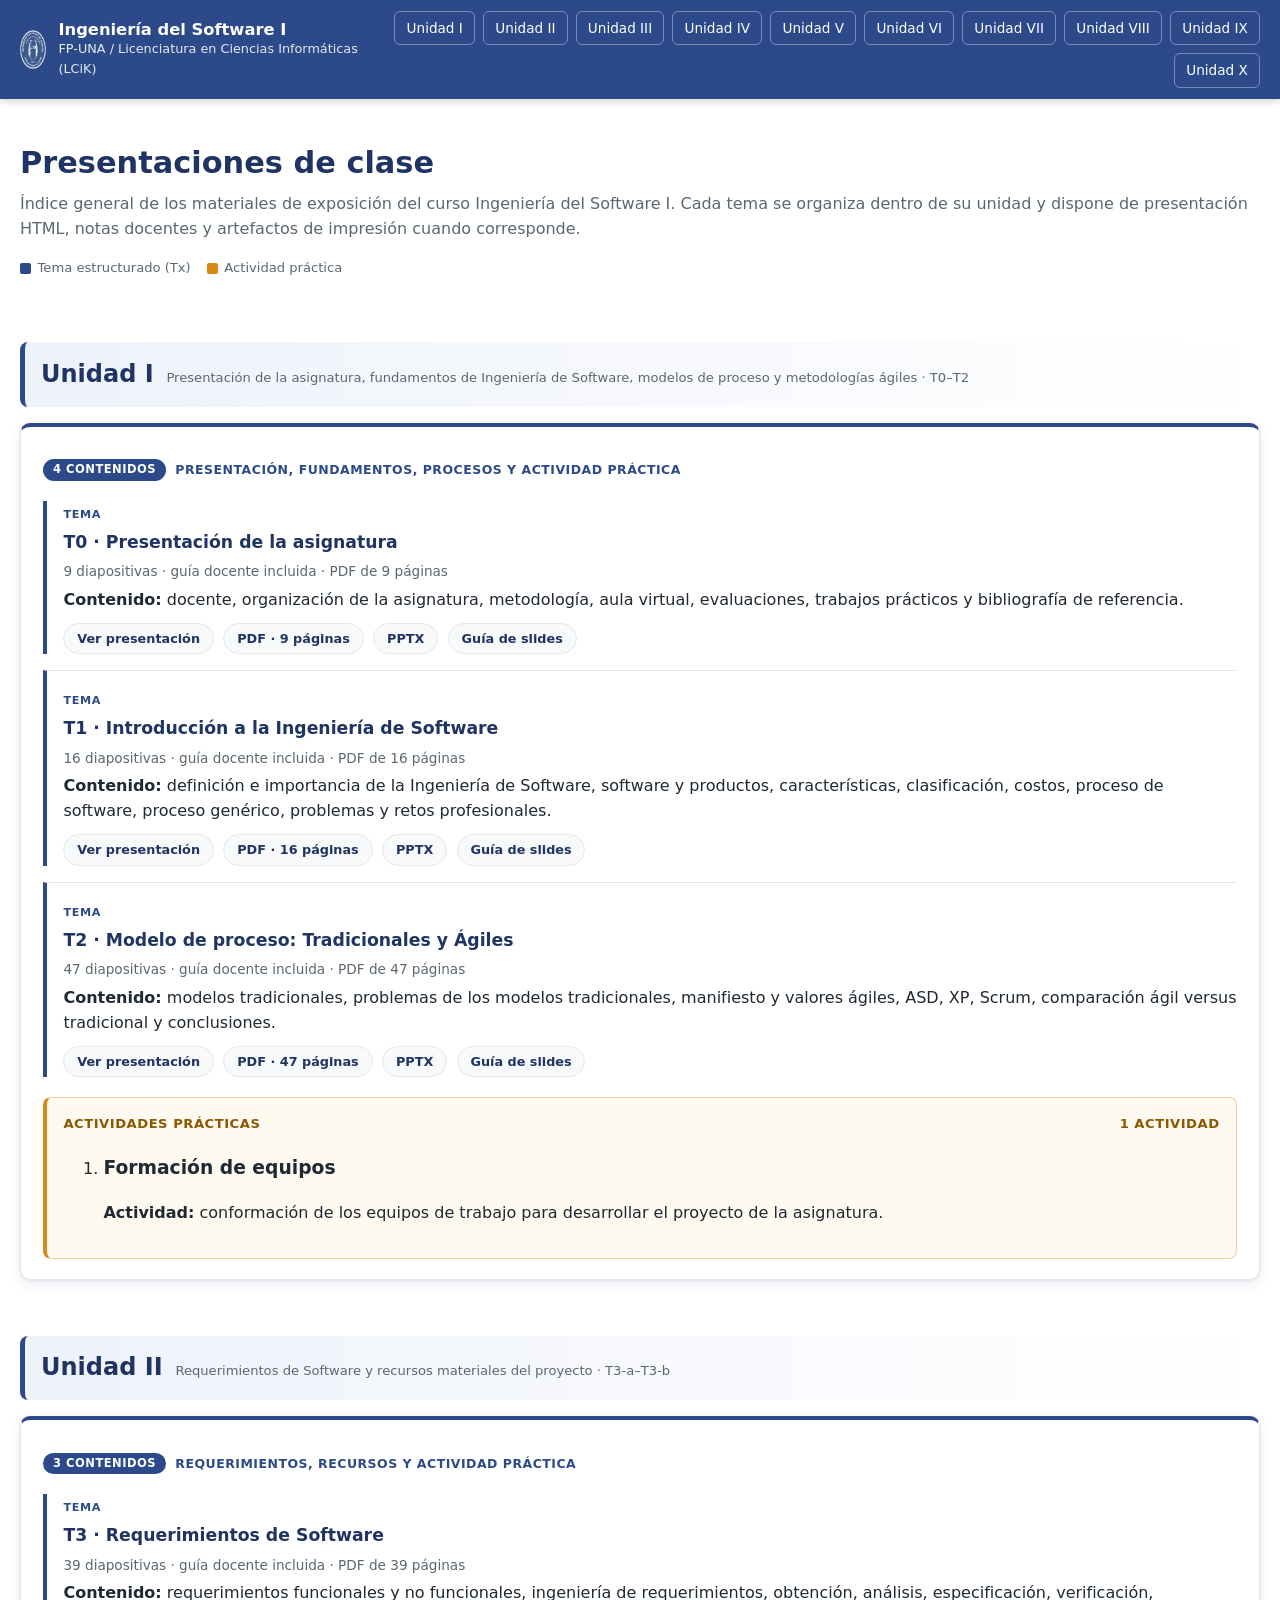
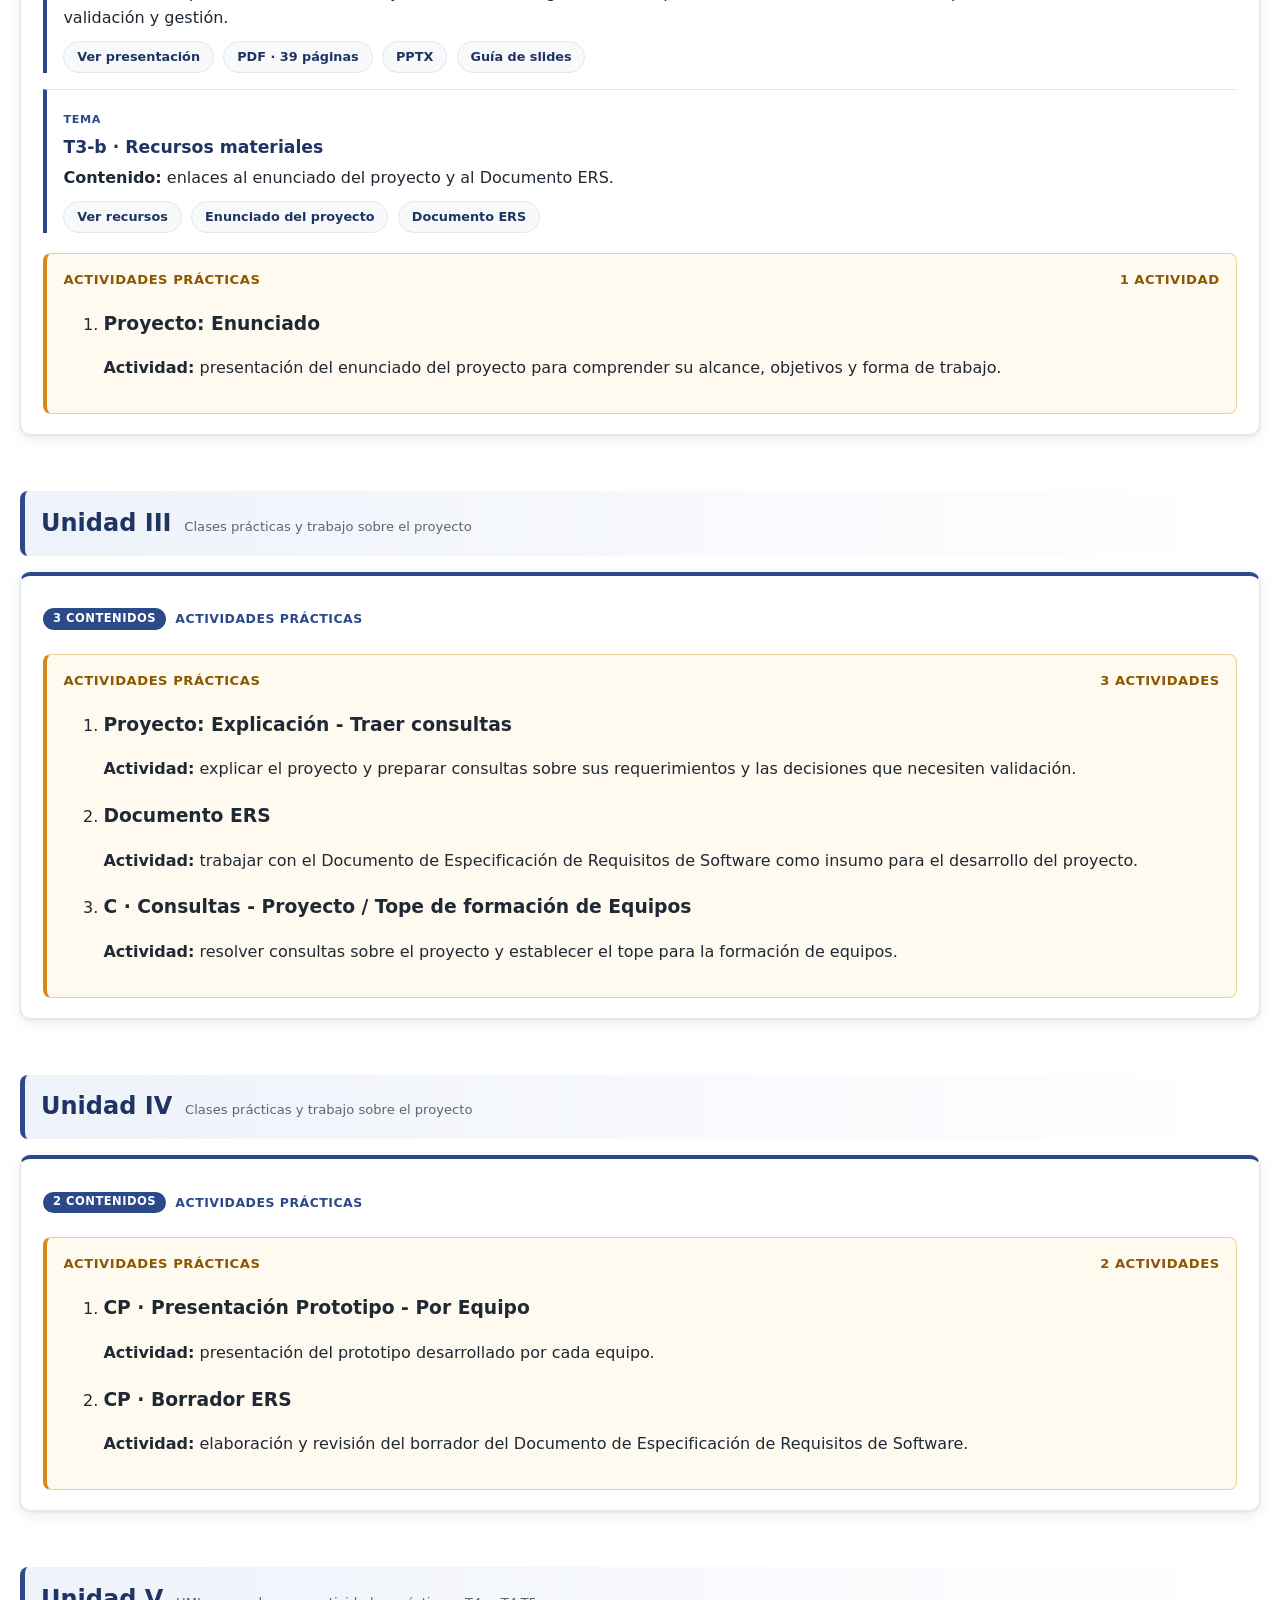
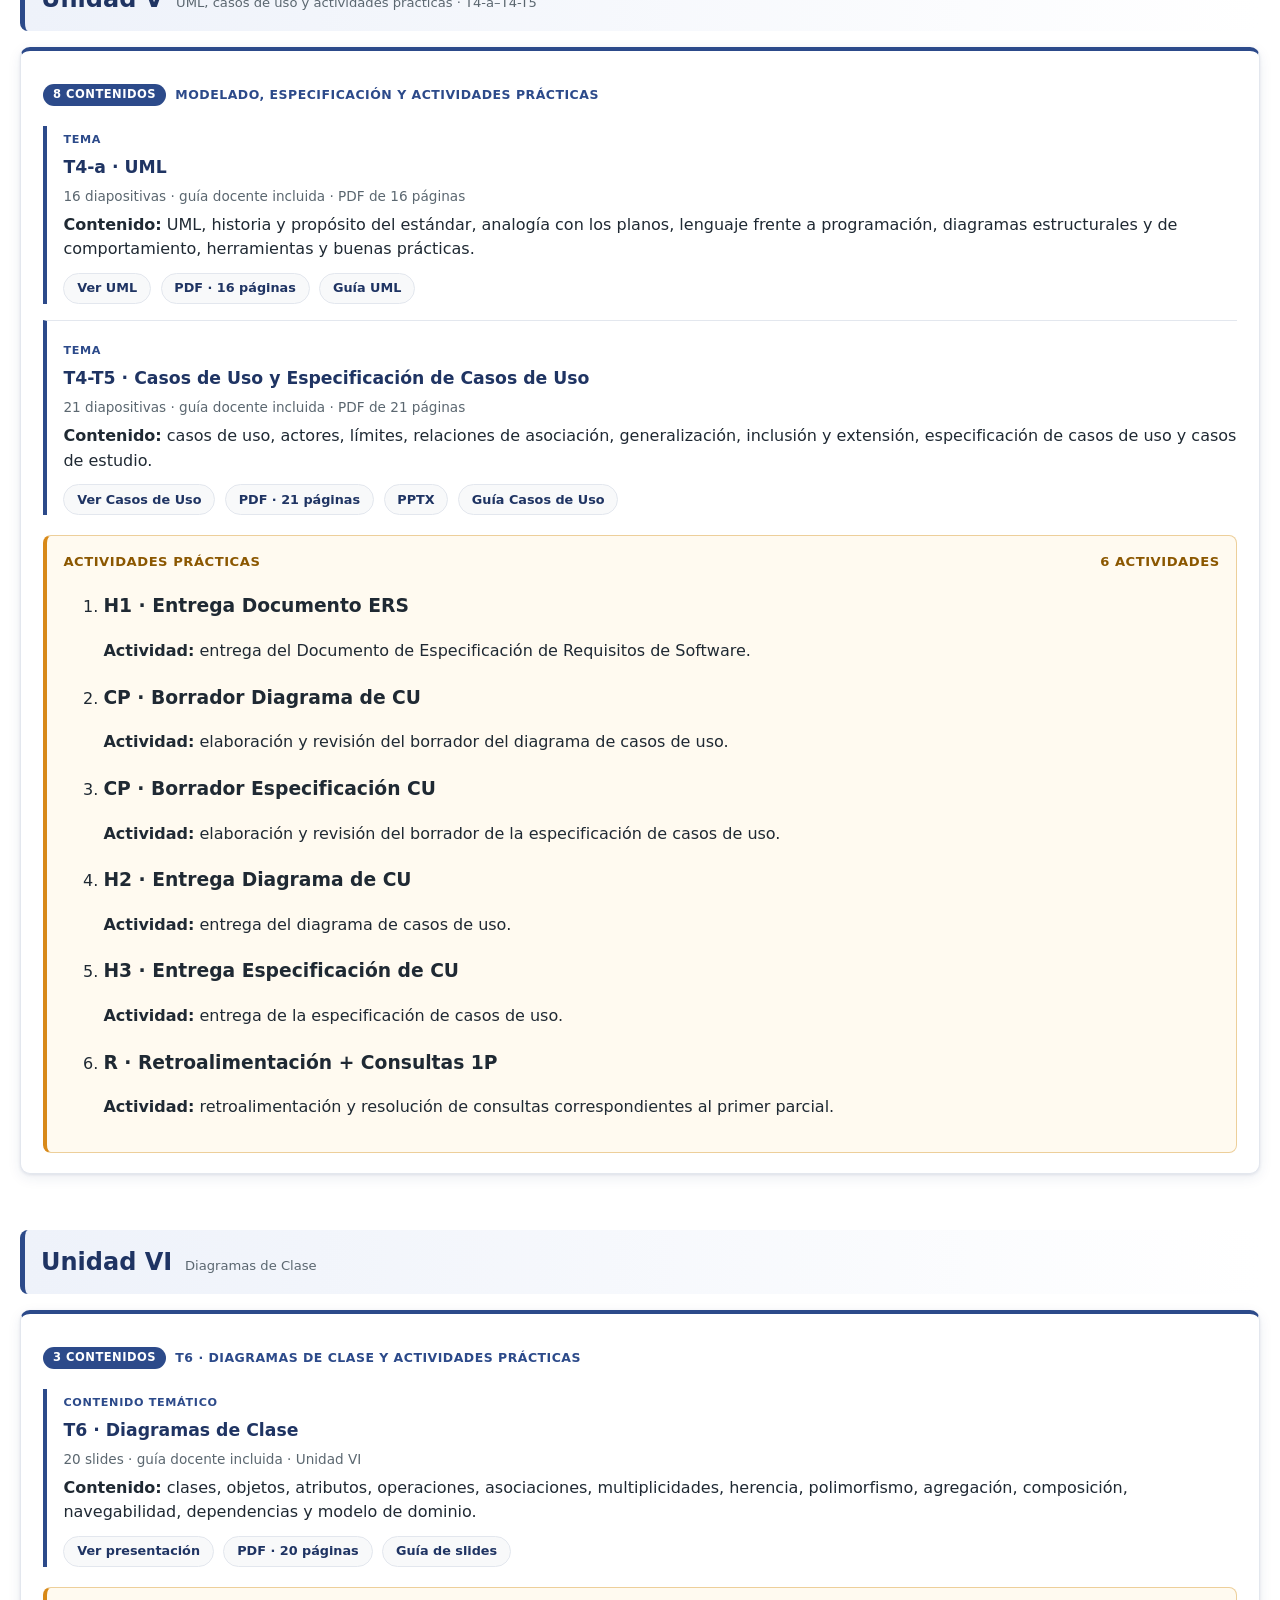
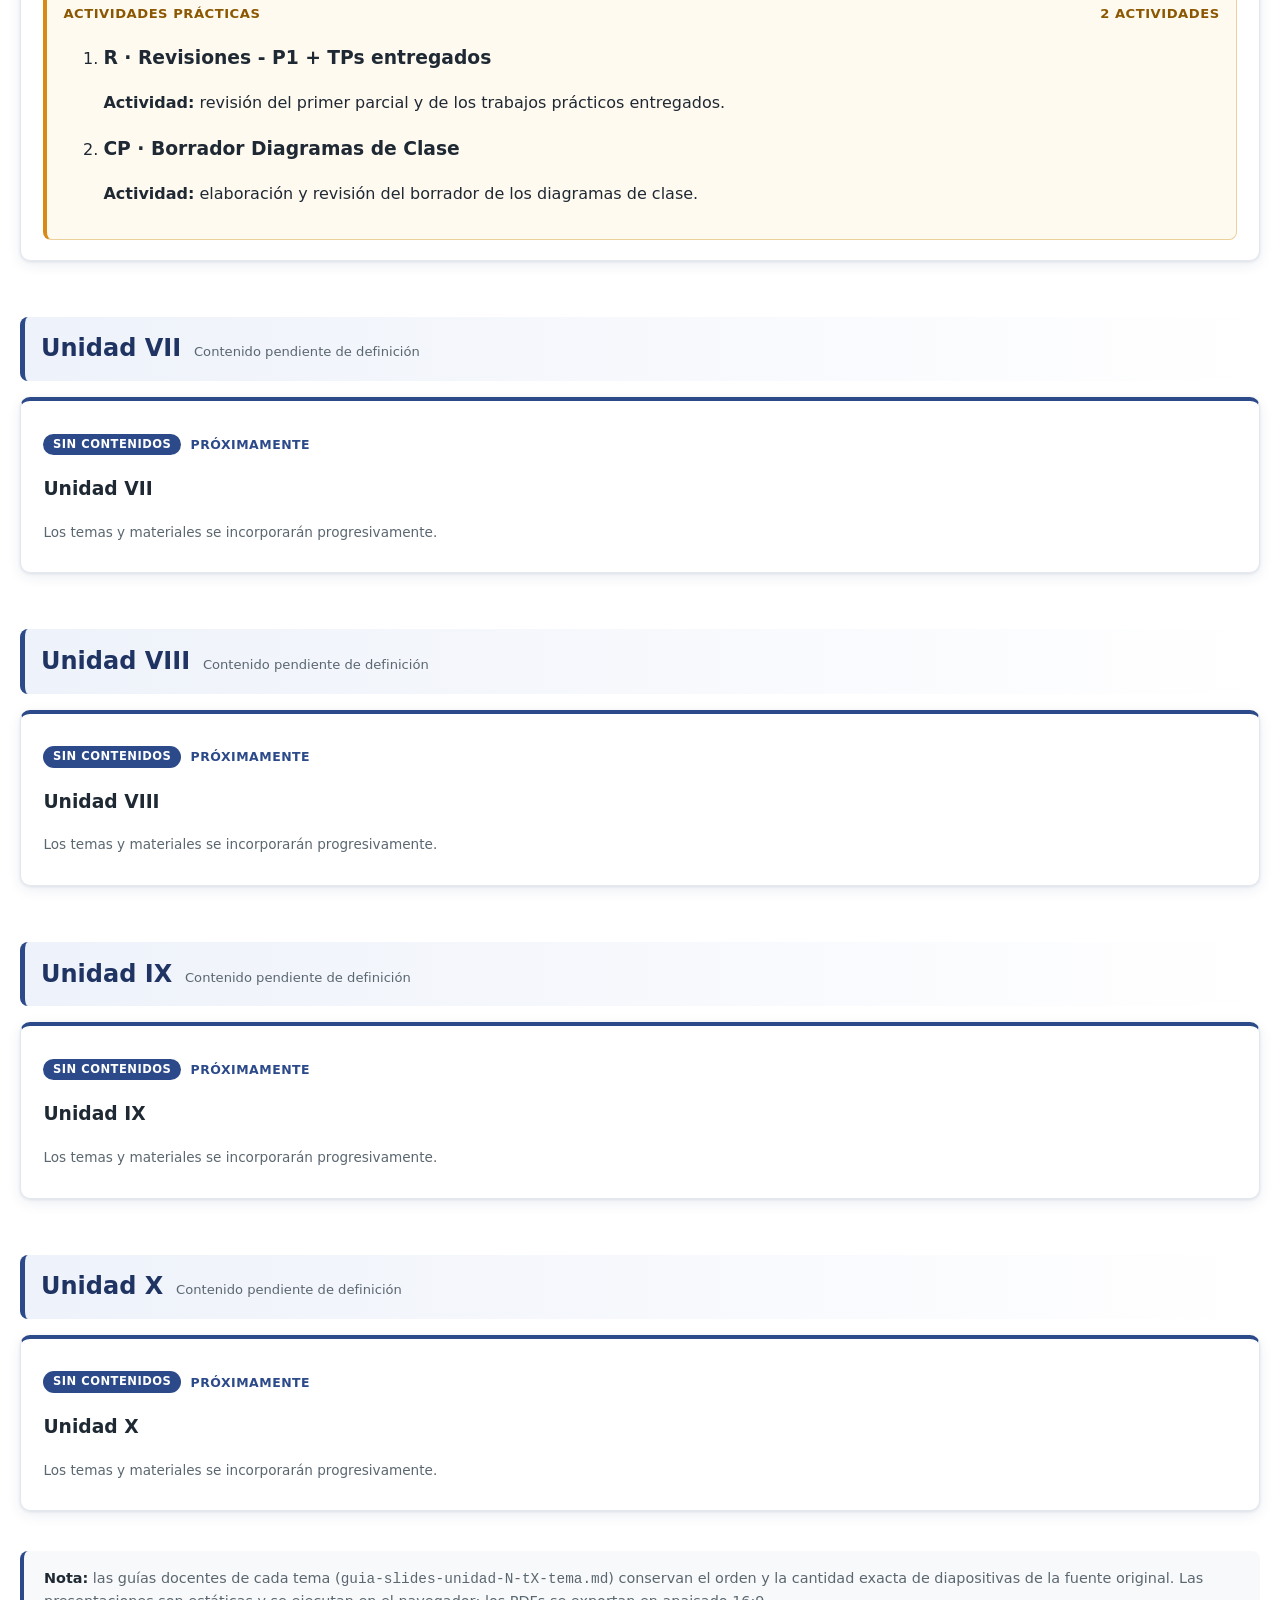
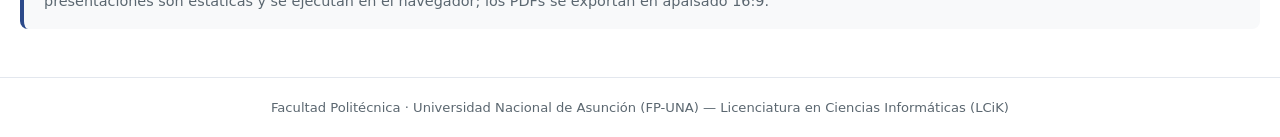
<file: index.html>
<!doctype html>
<html lang="es">
<head>
  <meta charset="utf-8">
  <title>Ingeniería del Software I | Presentaciones</title>
  <meta http-equiv="refresh" content="0; url=presentaciones-html/index.html">
  <link rel="canonical" href="presentaciones-html/index.html">
</head>
<body>
  <p>Redirigiendo al <a href="presentaciones-html/index.html">índice de presentaciones</a>…</p>
</body>
</html>
</file>
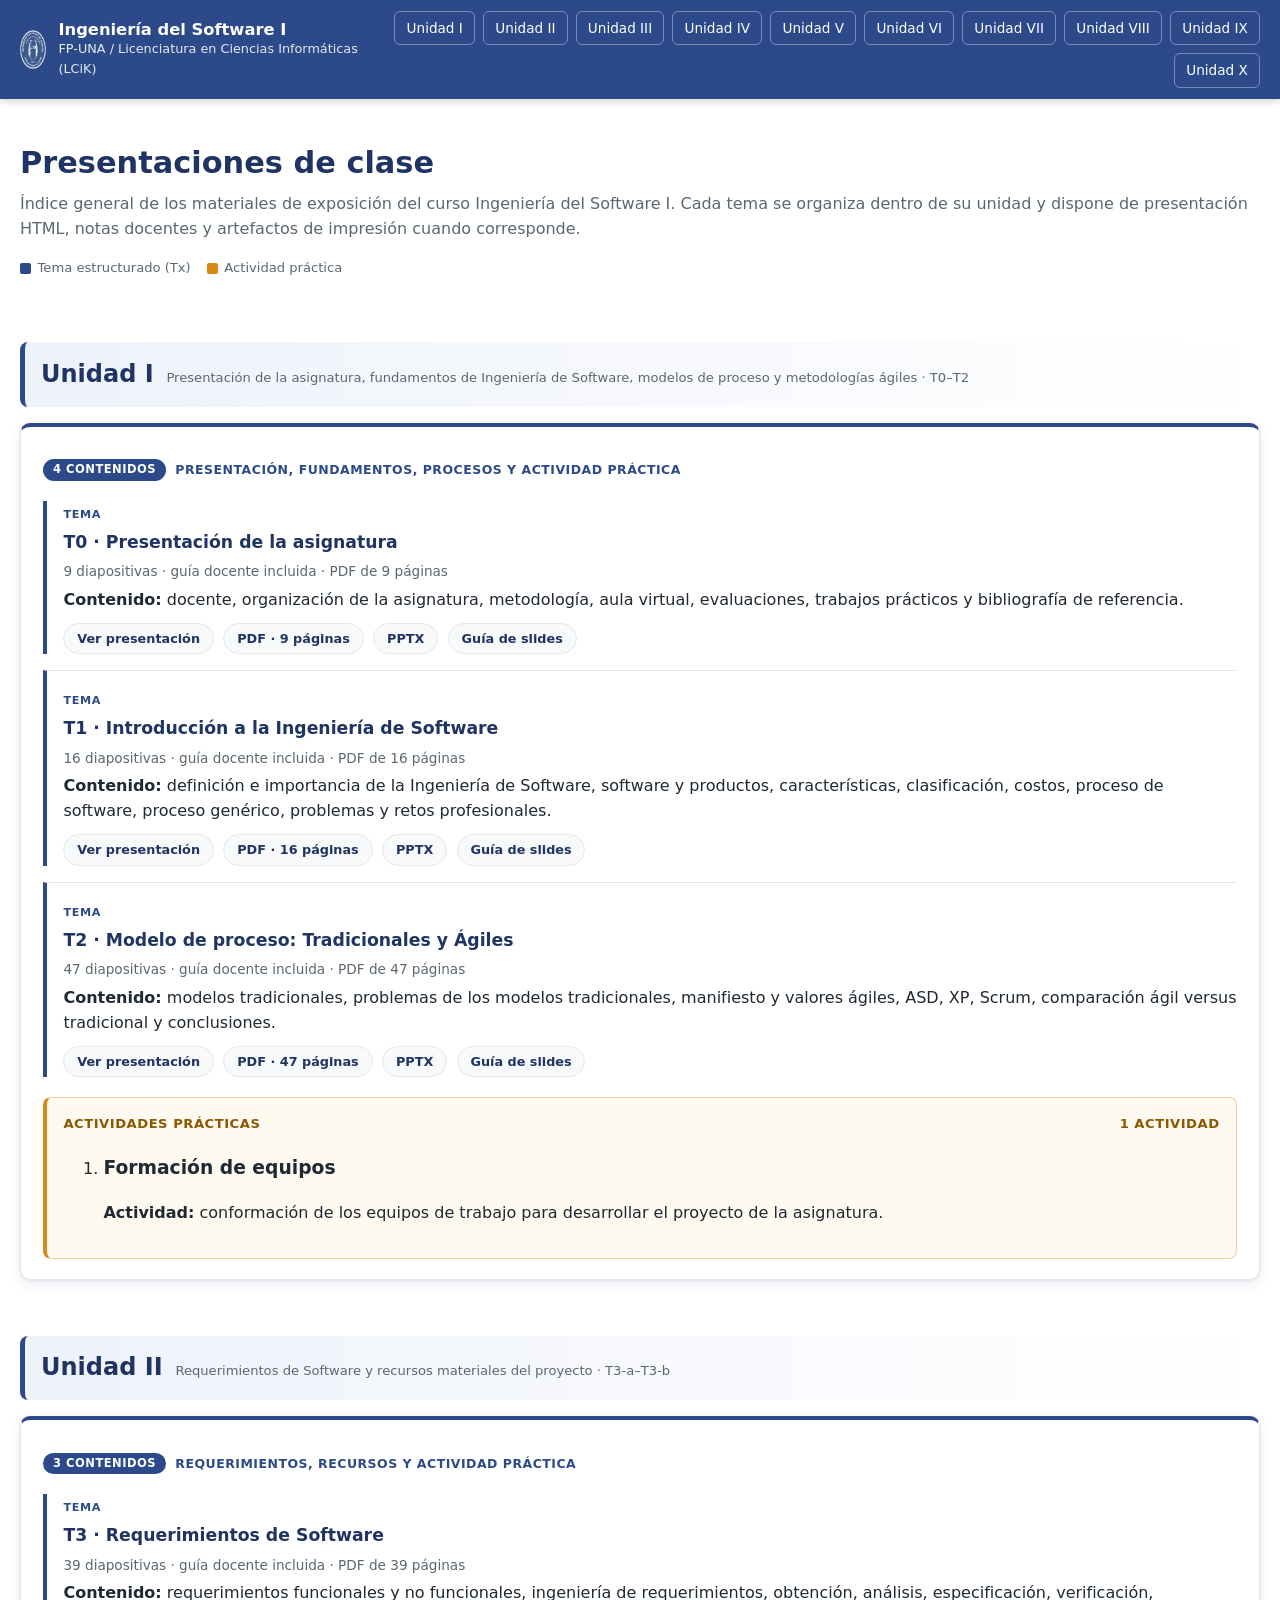
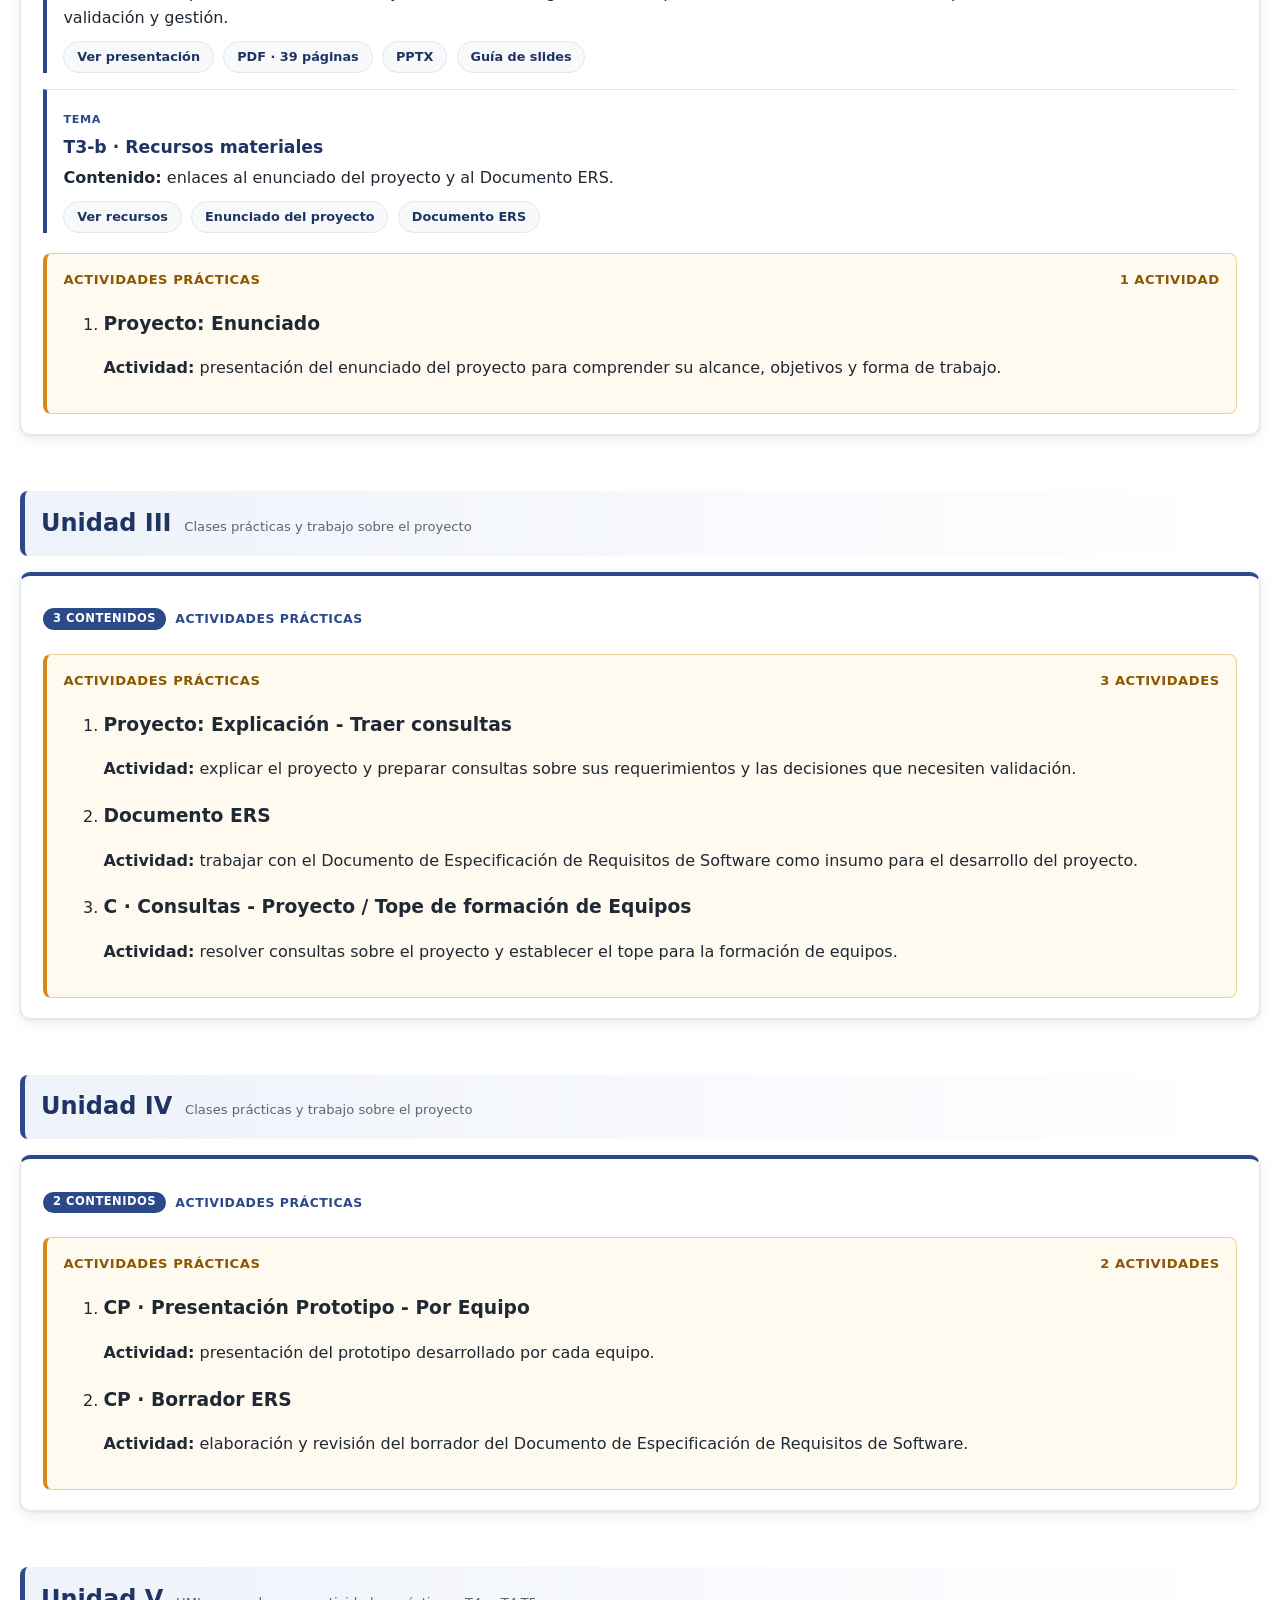
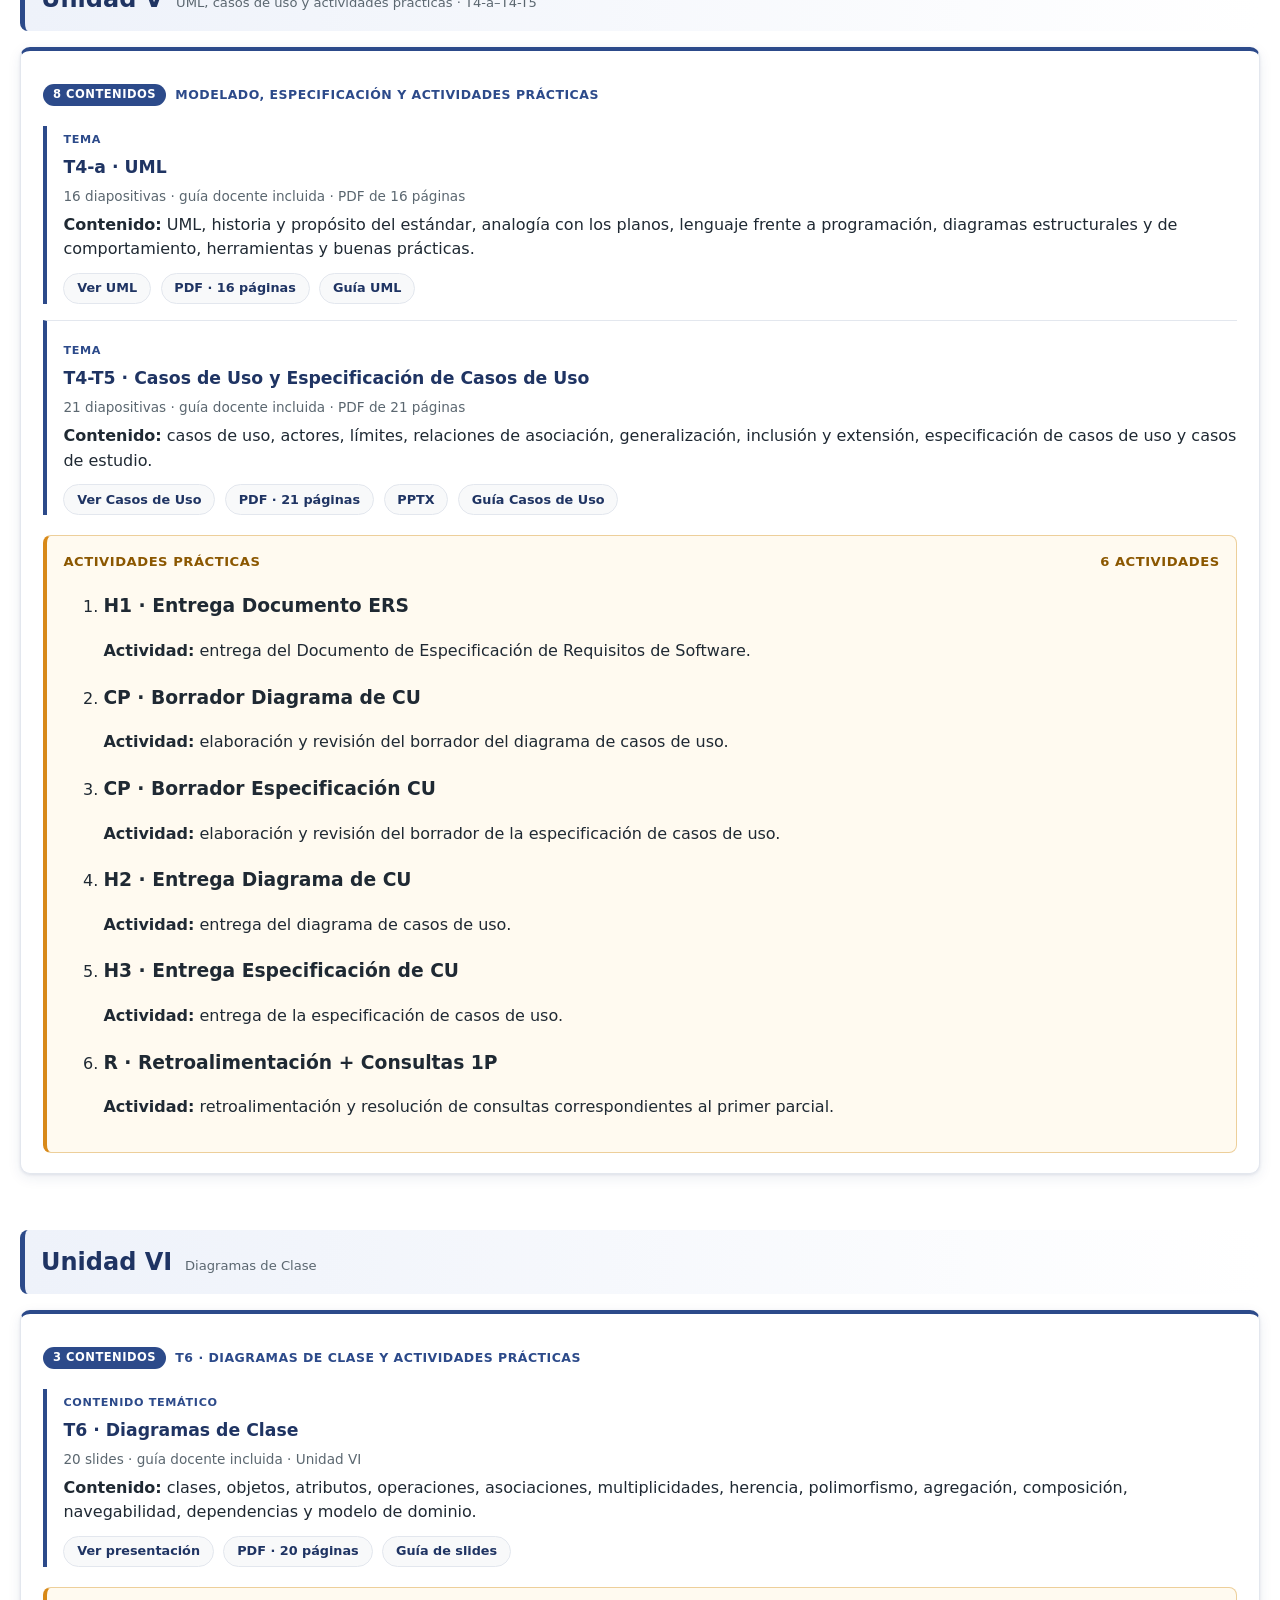
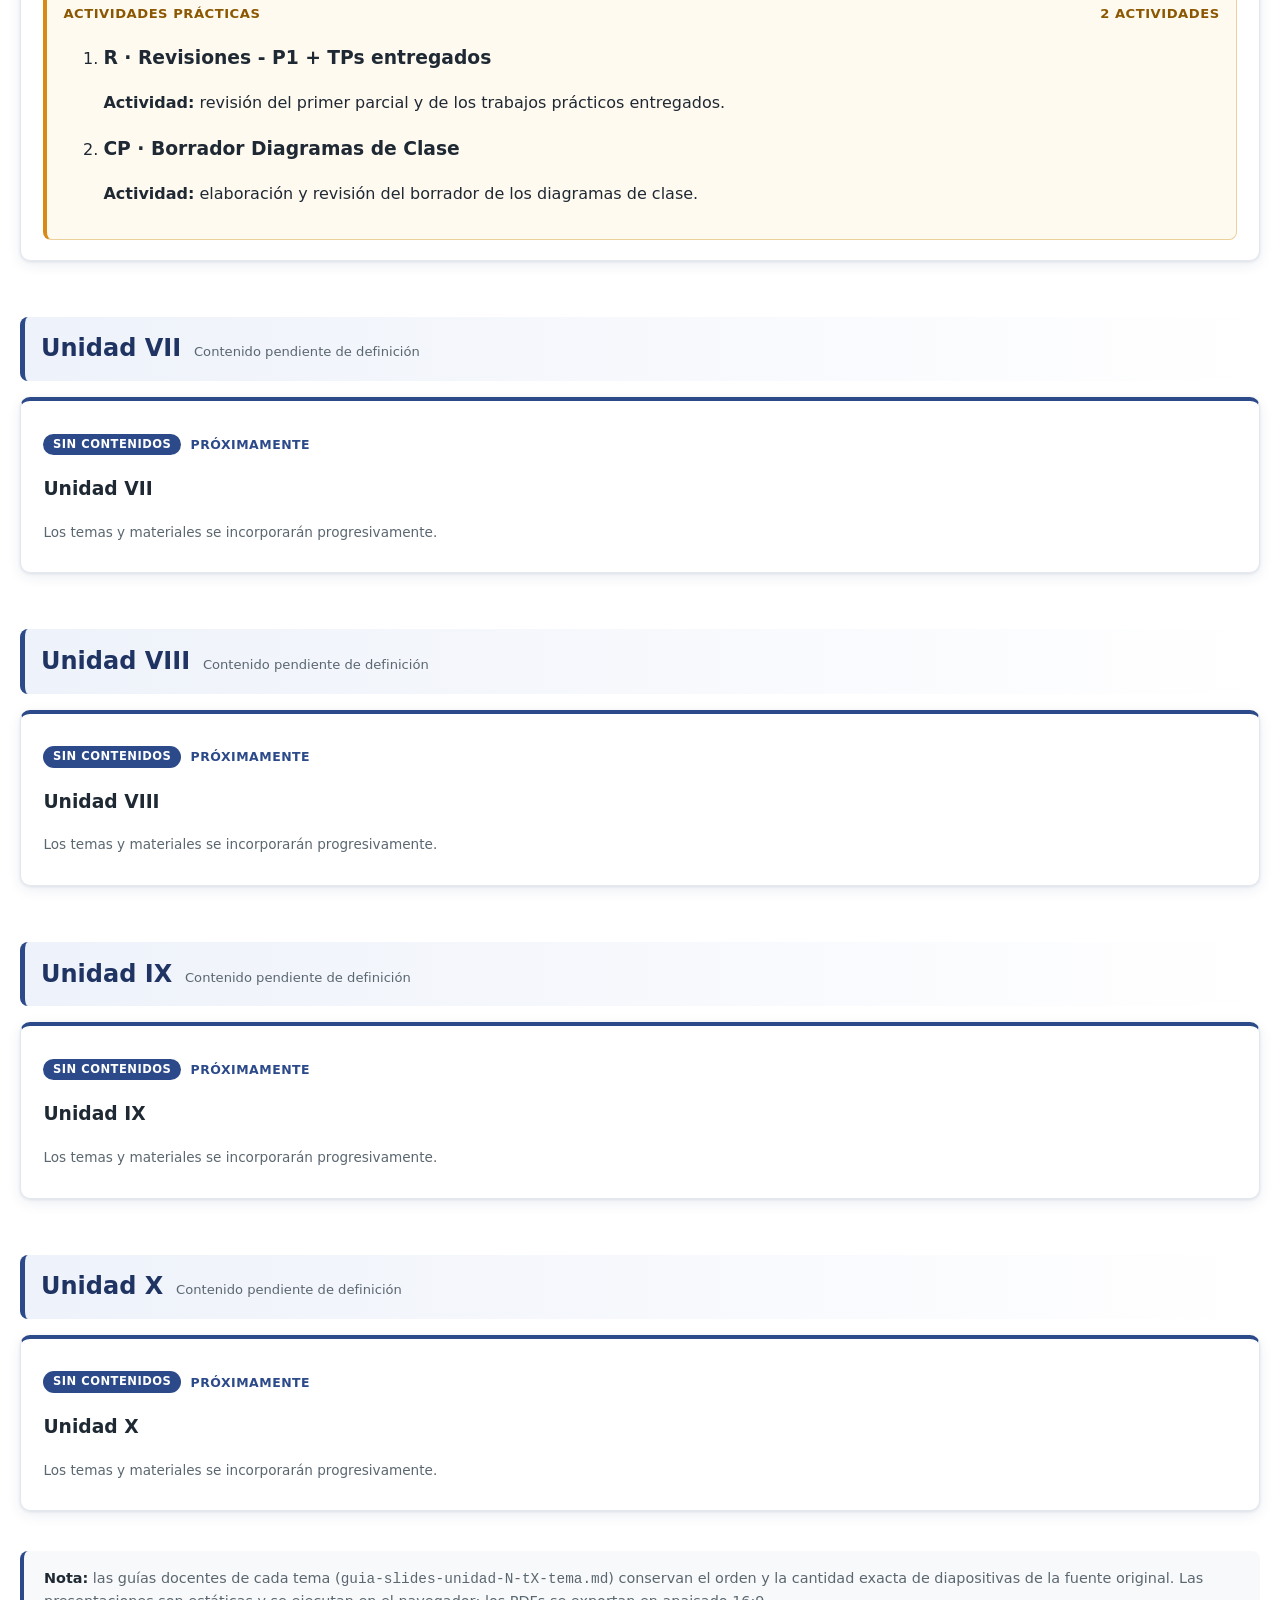
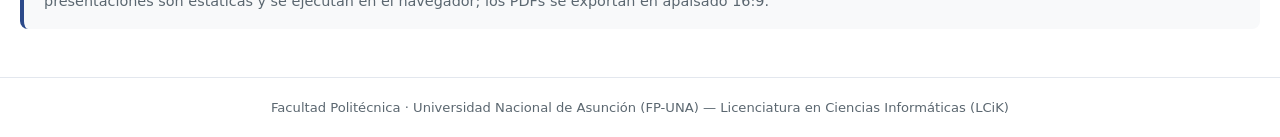
<file: presentaciones-html/index.html>
<!doctype html>
<html lang="es">
<head>
  <meta charset="utf-8">
  <meta name="viewport" content="width=device-width, initial-scale=1">
  <meta name="description" content="Índice general de presentaciones HTML de Ingeniería del Software I (IS1-LCIK)">
  <title>Ingeniería del Software I | Presentaciones</title>
  <style>
    :root {
      --fpuna-blue: #2c4a8a;
      --fpuna-blue-dark: #1f3463;
      --ink: #1f2933;
      --muted: #5b6770;
      --bg: #ffffff;
      --panel: #f8f9fa;
      --border: #e3e7ee;
      --shadow: 0 1px 3px rgba(31, 52, 99, 0.10), 0 4px 14px rgba(31, 52, 99, 0.08);
    }
    * { box-sizing: border-box; }
    html { scroll-behavior: smooth; }
    body {
      margin: 0;
      font-family: "Segoe UI", system-ui, -apple-system, sans-serif;
      color: var(--ink);
      background: var(--bg);
      line-height: 1.55;
    }
    a { color: var(--fpuna-blue); }

    .topbar {
      position: sticky;
      top: 0;
      z-index: 10;
      display: flex;
      align-items: center;
      gap: 0.9rem;
      padding: 0.7rem 1.25rem;
      background: var(--fpuna-blue);
      color: #fff;
      box-shadow: 0 2px 8px rgba(0, 0, 0, 0.18);
    }
    .topbar .brand {
      display: flex;
      align-items: center;
      gap: 0.8rem;
      color: #fff;
      text-decoration: none;
    }
    .topbar .brand-logo { height: 2.4rem; width: auto; }
    .topbar .brand-title { display: block; font-weight: 600; font-size: 1.02rem; line-height: 1.2; }
    .topbar .brand-subtitle { display: block; font-size: 0.8rem; opacity: 0.88; }
    .topbar .nav-links { margin-left: auto; display: flex; gap: 0.5rem; flex-wrap: wrap; justify-content: flex-end; }
    .topbar .nav-links a {
      color: #fff;
      text-decoration: none;
      font-size: 0.85rem;
      padding: 0.35rem 0.7rem;
      border-radius: 6px;
      border: 1px solid rgba(255, 255, 255, 0.35);
    }
    .topbar .nav-links a:hover, .topbar .nav-links a:focus-visible { background: rgba(255, 255, 255, 0.16); outline: 2px solid #ffd166; }

    main { width: 100%; max-width: none; margin: 0 auto; padding: 2.5rem 1.25rem 3rem; }
    .intro h1 { font-size: 1.9rem; margin: 0 0 0.4rem; color: var(--fpuna-blue-dark); }
    .intro p { margin: 0; color: var(--muted); }

    .class-grid { display: grid; gap: 1.25rem; margin-top: 2rem; }
    .unit-section {
      display: grid;
      gap: 1rem;
      margin-top: 2.25rem;
    }
    .unit-section:first-child { margin-top: 2rem; }
    .unit-heading {
      display: flex;
      align-items: baseline;
      gap: 0.8rem;
      margin: 0;
      padding: 0.85rem 1rem;
      color: var(--fpuna-blue-dark);
      background: linear-gradient(90deg, #eef2fa, #fff);
      border-left: 5px solid var(--fpuna-blue);
      border-radius: 8px;
    }
    .unit-heading small {
      color: var(--muted);
      font-size: 0.82rem;
      font-weight: 400;
    }
    .topic-grid {
      display: grid;
      gap: 1.25rem;
      padding-left: 1.25rem;
      border-left: 1px solid var(--border);
    }
    .unit-card {
      border-top-width: 5px;
    }
    .unit-card .unit-topics {
      display: grid;
      gap: 1rem;
      margin-top: 1.25rem;
    }
    .unit-card .topic {
      padding-top: 1rem;
      border-top: 1px solid var(--border);
    }
    .unit-card .topic:first-child {
      padding-top: 0;
      border-top: 0;
    }
    .unit-card .topic h3 {
      margin: 0 0 0.25rem;
      color: var(--fpuna-blue-dark);
      font-size: 1.08rem;
    }
    .unit-card .topic p { margin: 0.35rem 0 0; }
    .unit-card .topic .class-actions { margin-top: 0.65rem; }
    .unit-card .topic .class-source { margin-top: 0.7rem; padding-top: 0.6rem; }
    .activity-group {
      margin-top: 0.25rem;
      padding: 1rem;
      border: 1px solid #edcf9a;
      border-left: 4px solid #d88918;
      border-radius: 8px;
      background: #fffaf0;
    }
    .activity-group-header {
      display: flex;
      align-items: center;
      justify-content: space-between;
      gap: 0.75rem;
      color: #8b5700;
      font-size: 0.82rem;
      font-weight: 700;
      letter-spacing: 0.04em;
      text-transform: uppercase;
    }
    .unit-card .topic--theme {
      border-left: 4px solid var(--fpuna-blue);
      padding-left: 1rem;
    }
    .topic-label {
      display: inline-block;
      margin-bottom: 0.35rem;
      color: var(--fpuna-blue);
      font-size: 0.7rem;
      font-weight: 700;
      letter-spacing: 0.06em;
      text-transform: uppercase;
    }
    .catalog-legend {
      display: flex;
      gap: 1rem;
      flex-wrap: wrap;
      margin-top: 1rem;
      color: var(--muted);
      font-size: 0.82rem;
    }
    .legend-item { display: inline-flex; align-items: center; gap: 0.4rem; }
    .legend-swatch { width: 0.7rem; height: 0.7rem; border-radius: 2px; }
    .legend-swatch--theme { background: var(--fpuna-blue); }
    .legend-swatch--activity { background: #d88918; }
    .unit-card--empty {
      border-top-color: var(--border);
      background: var(--panel);
    }
    .unit-card--empty .class-badge {
      background: var(--muted);
    }
    .unit-card--empty .class-meta {
      margin: 0.8rem 0 0;
    }
    .class-card {
      display: block;
      background: var(--bg);
      border: 1px solid var(--border);
      border-top: 4px solid var(--fpuna-blue);
      border-radius: 10px;
      padding: 1.25rem 1.4rem;
      text-decoration: none;
      color: inherit;
      box-shadow: var(--shadow);
      transition: transform 0.15s ease, box-shadow 0.15s ease, border-color 0.15s ease;
    }
    .class-card:hover, .class-card:focus-visible {
      transform: translateY(-2px);
      border-color: var(--fpuna-blue);
      box-shadow: 0 4px 10px rgba(44, 74, 138, 0.18), 0 10px 28px rgba(31, 52, 99, 0.14);
      outline: none;
    }
    .class-card .class-kicker {
      display: flex;
      align-items: center;
      gap: 0.6rem;
      font-size: 0.78rem;
      letter-spacing: 0.04em;
      text-transform: uppercase;
      color: var(--fpuna-blue);
      font-weight: 600;
    }
    .class-card .class-badge {
      background: var(--fpuna-blue);
      color: #fff;
      border-radius: 999px;
      padding: 0.12rem 0.6rem;
      font-size: 0.72rem;
    }
    .class-card h2 { margin: 0.5rem 0 0.3rem; font-size: 1.3rem; color: var(--fpuna-blue-dark); }
    .class-card .class-meta { font-size: 0.85rem; color: var(--muted); margin-bottom: 0.6rem; }
    .class-card .class-desc { margin: 0; font-size: 0.94rem; }
    .class-card .class-desc strong { color: var(--fpuna-blue-dark); }
    .class-card .class-desc + .class-desc { margin-top: 0.6rem; }
    .class-card .class-actions { margin-top: 0.9rem; display: flex; gap: 0.6rem; flex-wrap: wrap; }
    .class-card .class-actions + .class-desc { margin-top: 1.1rem; }
    .chip {
      display: inline-block;
      font-size: 0.8rem;
      font-weight: 600;
      padding: 0.3rem 0.8rem;
      border-radius: 999px;
      background: var(--panel);
      border: 1px solid var(--border);
      color: var(--fpuna-blue-dark);
      text-decoration: none;
    }
    .chip:hover, .chip:focus-visible { background: var(--fpuna-blue); color: #fff; border-color: var(--fpuna-blue); outline: none; }
    .class-source {
      margin-top: 1rem;
      padding-top: 0.8rem;
      border-top: 1px solid var(--border);
      font-size: 0.82rem;
      color: var(--muted);
    }
    .chip--source {
      background: #e67e22;
      color: #fff;
      border-color: #e67e22;
    }
    .chip--source:hover, .chip--source:focus-visible { background: #d35400; border-color: #d35400; }

    .guide-note {
      margin-top: 2.5rem;
      background: var(--panel);
      border-left: 4px solid var(--fpuna-blue);
      border-radius: 8px;
      padding: 1rem 1.25rem;
      font-size: 0.9rem;
      color: var(--muted);
    }
    .guide-note strong { color: var(--ink); }

    footer {
      border-top: 1px solid var(--border);
      color: var(--muted);
      font-size: 0.82rem;
      text-align: center;
      padding: 1.25rem;
    }

    @media (max-width: 640px) {
      .topbar .brand-subtitle { display: none; }
      main { padding-top: 1.5rem; }
      .intro h1 { font-size: 1.5rem; }
      .class-card { padding: 1rem; }
    }
    @media (prefers-reduced-motion: reduce) {
      html { scroll-behavior: auto; }
      .class-card { transition: none; }
    }
  </style>
</head>
<body>
  <header class="topbar">
    <a class="brand" href="index.html" aria-label="Índice de presentaciones">
      <img class="brand-logo" src="clase-1/assets/fpuna_logo_institucional.svg" alt="Logo FP-UNA">
      <span>
        <span class="brand-title">Ingeniería del Software I</span>
        <span class="brand-subtitle">FP-UNA / Licenciatura en Ciencias Informáticas (LCiK)</span>
      </span>
    </a>
    <nav class="nav-links" aria-label="Accesos directos">
      <a href="#unidad-1">Unidad I</a>
      <a href="#unidad-2">Unidad II</a>
      <a href="#unidad-3">Unidad III</a>
      <a href="#unidad-4">Unidad IV</a>
      <a href="#unidad-5">Unidad V</a>
      <a href="#unidad-6">Unidad VI</a>
      <a href="#unidad-7">Unidad VII</a>
      <a href="#unidad-8">Unidad VIII</a>
      <a href="#unidad-9">Unidad IX</a>
      <a href="#unidad-10">Unidad X</a>
    </nav>
  </header>

  <main>
    <section class="intro">
      <h1>Presentaciones de clase</h1>
      <p>Índice general de los materiales de exposición del curso Ingeniería del Software I. Cada tema se organiza dentro de su unidad y dispone de presentación HTML, notas docentes y artefactos de impresión cuando corresponde.</p>
      <div class="catalog-legend" aria-label="Leyenda de contenidos">
        <span class="legend-item"><span class="legend-swatch legend-swatch--theme"></span>Tema estructurado (Tx)</span>
        <span class="legend-item"><span class="legend-swatch legend-swatch--activity"></span>Actividad práctica</span>
      </div>
    </section>

    <section class="class-grid" aria-label="Unidades disponibles">
      <section class="unit-section" id="unidad-1" aria-labelledby="unidad-1-title">
        <h2 class="unit-heading" id="unidad-1-title">Unidad I <small>Presentación de la asignatura, fundamentos de Ingeniería de Software, modelos de proceso y metodologías ágiles · T0–T2</small></h2>
        <article class="class-card unit-card">
          <p class="class-kicker"><span class="class-badge">4 contenidos</span> Presentación, fundamentos, procesos y actividad práctica</p>
          <div class="unit-topics">
            <section class="topic topic--theme" id="unidad-1-presentacion">
              <span class="topic-label">Tema</span>
              <h3>T0 · Presentación de la asignatura</h3>
              <p class="class-meta">9 diapositivas · guía docente incluida · PDF de 9 páginas</p>
              <p><strong>Contenido:</strong> docente, organización de la asignatura, metodología, aula virtual, evaluaciones, trabajos prácticos y bibliografía de referencia.</p>
              <div class="class-actions">
                <a class="chip" href="unidad-1/T0-presentacion/index.html">Ver presentación</a>
                <a class="chip" href="unidad-1/T0-presentacion/unidad-1-t0-presentacion.pdf">PDF · 9 páginas</a>
                <a class="chip" href="unidad-1/T0-presentacion/unidad-1-t0-presentacion.pptx">PPTX</a>
                <a class="chip" href="unidad-1/T0-presentacion/guia-slides-unidad-1-t0-presentacion.md">Guía de slides</a>
              </div>
            </section>
            <section class="topic topic--theme" id="unidad-1-t1">
              <span class="topic-label">Tema</span>
              <h3>T1 · Introducción a la Ingeniería de Software</h3>
              <p class="class-meta">16 diapositivas · guía docente incluida · PDF de 16 páginas</p>
              <p><strong>Contenido:</strong> definición e importancia de la Ingeniería de Software, software y productos, características, clasificación, costos, proceso de software, proceso genérico, problemas y retos profesionales.</p>
              <div class="class-actions">
                <a class="chip" href="unidad-1/T1-introduccion-ingenieria-software/index.html">Ver presentación</a>
                <a class="chip" href="unidad-1/T1-introduccion-ingenieria-software/unidad-1-t1-introduccion-ingenieria-software.pdf">PDF · 16 páginas</a>
                <a class="chip" href="unidad-1/T1-introduccion-ingenieria-software/unidad-1-t1-introduccion-ingenieria-software.pptx">PPTX</a>
                <a class="chip" href="unidad-1/T1-introduccion-ingenieria-software/guia-slides-unidad-1-t1-introduccion-ingenieria-software.md">Guía de slides</a>
              </div>
            </section>
            <section class="topic topic--theme" id="unidad-1-t2">
              <span class="topic-label">Tema</span>
              <h3>T2 · Modelo de proceso: Tradicionales y Ágiles</h3>
              <p class="class-meta">47 diapositivas · guía docente incluida · PDF de 47 páginas</p>
              <p><strong>Contenido:</strong> modelos tradicionales, problemas de los modelos tradicionales, manifiesto y valores ágiles, ASD, XP, Scrum, comparación ágil versus tradicional y conclusiones.</p>
              <div class="class-actions">
                <a class="chip" href="unidad-1/T2-modelo-proceso-metodologias-agiles/index.html">Ver presentación</a>
                <a class="chip" href="unidad-1/T2-modelo-proceso-metodologias-agiles/unidad-1-t2-modelo-proceso-metodologias-agiles.pdf">PDF · 47 páginas</a>
                <a class="chip" href="unidad-1/T2-modelo-proceso-metodologias-agiles/unidad-1-t2-modelo-proceso-metodologias-agiles.pptx">PPTX</a>
                <a class="chip" href="unidad-1/T2-modelo-proceso-metodologias-agiles/guia-slides-unidad-1-t2-modelo-proceso-metodologias-agiles.md">Guía de slides</a>
              </div>
            </section>
            <section class="activity-group" aria-labelledby="unidad-1-actividades-title">
              <div class="activity-group-header" id="unidad-1-actividades-title">
                <span>Actividades prácticas</span>
                <span>1 actividad</span>
              </div>
              <ol>
                <li id="unidad-1-formacion-equipos">
                  <h3>Formación de equipos</h3>
                  <p><strong>Actividad:</strong> conformación de los equipos de trabajo para desarrollar el proyecto de la asignatura.</p>
                </li>
              </ol>
            </section>
          </div>
        </article>
      </section>

      <section class="unit-section" id="unidad-2" aria-labelledby="unidad-2-title">
        <h2 class="unit-heading" id="unidad-2-title">Unidad II <small>Requerimientos de Software y recursos materiales del proyecto · T3-a–T3-b</small></h2>
        <article class="class-card unit-card">
          <p class="class-kicker"><span class="class-badge">3 contenidos</span> Requerimientos, recursos y actividad práctica</p>
          <div class="unit-topics">
            <section class="topic topic--theme" id="unidad-2-t3">
              <span class="topic-label">Tema</span>
              <h3>T3 · Requerimientos de Software</h3>
              <p class="class-meta">39 diapositivas · guía docente incluida · PDF de 39 páginas</p>
              <p><strong>Contenido:</strong> requerimientos funcionales y no funcionales, ingeniería de requerimientos, obtención, análisis, especificación, verificación, validación y gestión.</p>
              <div class="class-actions">
                <a class="chip" href="unidad-2/T3-a-requerimientos-software/index.html">Ver presentación</a>
                <a class="chip" href="unidad-2/T3-a-requerimientos-software/unidad-2-t3-a-requerimientos-software.pdf">PDF · 39 páginas</a>
                <a class="chip" href="unidad-2/T3-a-requerimientos-software/unidad-2-t3-a-requerimientos-software.pptx">PPTX</a>
                <a class="chip" href="unidad-2/T3-a-requerimientos-software/guia-slides-unidad-2-t3-a-requerimientos-software.md">Guía de slides</a>
              </div>
            </section>
            <section class="topic topic--theme" id="unidad-2-t3-b">
              <span class="topic-label">Tema</span>
              <h3>T3-b · Recursos materiales</h3>
              <p><strong>Contenido:</strong> enlaces al enunciado del proyecto y al Documento ERS.</p>
              <div class="class-actions">
                <a class="chip" href="unidad-2/T3-b-recursos-materiales/README.md">Ver recursos</a>
                <a class="chip" href="https://docs.google.com/document/d/1vF0iAuWyDqm1BdxTCDMSj7bAycR2OlvEYwitdXOpD3Y/edit?tab=t.0" target="_blank" rel="noopener">Enunciado del proyecto</a>
                <a class="chip" href="https://grado.pol.una.py/mod/resource/view.php?id=407946" target="_blank" rel="noopener">Documento ERS</a>
              </div>
            </section>
            <section class="activity-group" aria-labelledby="unidad-2-actividades-title">
              <div class="activity-group-header" id="unidad-2-actividades-title">
                <span>Actividades prácticas</span>
                <span>1 actividad</span>
              </div>
              <ol>
                <li id="unidad-2-proyecto-enunciado">
                  <h3>Proyecto: Enunciado</h3>
                  <p><strong>Actividad:</strong> presentación del enunciado del proyecto para comprender su alcance, objetivos y forma de trabajo.</p>
                </li>
              </ol>
            </section>
          </div>
        </article>
      </section>

      <section class="unit-section" id="unidad-3" aria-labelledby="unidad-3-title">
        <h2 class="unit-heading" id="unidad-3-title">Unidad III <small>Clases prácticas y trabajo sobre el proyecto</small></h2>
        <article class="class-card unit-card">
          <p class="class-kicker"><span class="class-badge">3 contenidos</span> Actividades prácticas</p>
          <div class="unit-topics">
            <section class="activity-group" aria-labelledby="unidad-3-actividades-title">
              <div class="activity-group-header" id="unidad-3-actividades-title">
                <span>Actividades prácticas</span>
                <span>3 actividades</span>
              </div>
              <ol>
                <li id="unidad-3-proyecto-explicacion">
                  <h3>Proyecto: Explicación - Traer consultas</h3>
                  <p><strong>Actividad:</strong> explicar el proyecto y preparar consultas sobre sus requerimientos y las decisiones que necesiten validación.</p>
                </li>
                <li id="unidad-3-documento-ers">
                  <h3>Documento ERS</h3>
                  <p><strong>Actividad:</strong> trabajar con el Documento de Especificación de Requisitos de Software como insumo para el desarrollo del proyecto.</p>
                </li>
                <li id="unidad-3-consultas">
                  <h3>C · Consultas - Proyecto / Tope de formación de Equipos</h3>
                  <p><strong>Actividad:</strong> resolver consultas sobre el proyecto y establecer el tope para la formación de equipos.</p>
                </li>
              </ol>
            </section>
          </div>
        </article>
      </section>

      <section class="unit-section" id="unidad-4" aria-labelledby="unidad-4-title">
        <h2 class="unit-heading" id="unidad-4-title">Unidad IV <small>Clases prácticas y trabajo sobre el proyecto</small></h2>
        <article class="class-card unit-card">
          <p class="class-kicker"><span class="class-badge">2 contenidos</span> Actividades prácticas</p>
          <div class="unit-topics">
            <section class="activity-group" aria-labelledby="unidad-4-actividades-title">
              <div class="activity-group-header" id="unidad-4-actividades-title">
                <span>Actividades prácticas</span>
                <span>2 actividades</span>
              </div>
              <ol>
                <li id="unidad-4-cp-presentacion-prototipo">
                  <h3>CP · Presentación Prototipo - Por Equipo</h3>
                  <p><strong>Actividad:</strong> presentación del prototipo desarrollado por cada equipo.</p>
                </li>
                <li id="unidad-4-cp-borrador-ers">
                  <h3>CP · Borrador ERS</h3>
                  <p><strong>Actividad:</strong> elaboración y revisión del borrador del Documento de Especificación de Requisitos de Software.</p>
                </li>
              </ol>
            </section>
          </div>
        </article>
      </section>

      <section class="unit-section" id="unidad-5" aria-labelledby="unidad-5-title">
        <h2 class="unit-heading" id="unidad-5-title">Unidad V <small>UML, casos de uso y actividades prácticas · T4-a–T4-T5</small></h2>
        <article class="class-card unit-card">
          <p class="class-kicker"><span class="class-badge">8 contenidos</span> Modelado, especificación y actividades prácticas</p>
          <div class="unit-topics">
            <section class="topic topic--theme" id="unidad-5-t4-a">
              <span class="topic-label">Tema</span>
              <h3>T4-a · UML</h3>
              <p class="class-meta">16 diapositivas · guía docente incluida · PDF de 16 páginas</p>
              <p><strong>Contenido:</strong> UML, historia y propósito del estándar, analogía con los planos, lenguaje frente a programación, diagramas estructurales y de comportamiento, herramientas y buenas prácticas.</p>
              <div class="class-actions">
                <a class="chip" href="unidad-5/T4-uml-casos-uso/uml/index.html">Ver UML</a>
                <a class="chip" href="unidad-5/T4-uml-casos-uso/uml/unidad-5-t4-a-uml.pdf">PDF · 16 páginas</a>
                <a class="chip" href="unidad-5/T4-uml-casos-uso/uml/guia-slides-unidad-5-t4-a-uml.md">Guía UML</a>
              </div>
            </section>
            <section class="topic topic--theme" id="unidad-5-t4-b">
              <span class="topic-label">Tema</span>
              <h3>T4-T5 · Casos de Uso y Especificación de Casos de Uso</h3>
              <p class="class-meta">21 diapositivas · guía docente incluida · PDF de 21 páginas</p>
              <p><strong>Contenido:</strong> casos de uso, actores, límites, relaciones de asociación, generalización, inclusión y extensión, especificación de casos de uso y casos de estudio.</p>
              <div class="class-actions">
                <a class="chip" href="unidad-5/T4-uml-casos-uso/casos_de_uso/index.html">Ver Casos de Uso</a>
                <a class="chip" href="unidad-5/T4-uml-casos-uso/casos_de_uso/unidad-5-t4-t5-casos-de-uso.pdf">PDF · 21 páginas</a>
                <a class="chip" href="unidad-5/T4-uml-casos-uso/casos_de_uso/unidad-5-t4-t5-casos-de-uso.pptx">PPTX</a>
                <a class="chip" href="unidad-5/T4-uml-casos-uso/casos_de_uso/guia-slides-unidad-5-t4-t5-casos-de-uso.md">Guía Casos de Uso</a>
              </div>
            </section>
            <section class="activity-group" aria-labelledby="unidad-5-actividades-title">
              <div class="activity-group-header" id="unidad-5-actividades-title">
                <span>Actividades prácticas</span>
                <span>6 actividades</span>
              </div>
              <ol>
                <li id="unidad-5-h1-entrega-ers">
                  <h3>H1 · Entrega Documento ERS</h3>
                  <p><strong>Actividad:</strong> entrega del Documento de Especificación de Requisitos de Software.</p>
                </li>
                <li id="unidad-5-cp-borrador-diagrama-cu">
                  <h3>CP · Borrador Diagrama de CU</h3>
                  <p><strong>Actividad:</strong> elaboración y revisión del borrador del diagrama de casos de uso.</p>
                </li>
                <li id="unidad-5-cp-borrador-especificacion-cu">
                  <h3>CP · Borrador Especificación CU</h3>
                  <p><strong>Actividad:</strong> elaboración y revisión del borrador de la especificación de casos de uso.</p>
                </li>
                <li id="unidad-5-h2-entrega-diagrama-cu">
                  <h3>H2 · Entrega Diagrama de CU</h3>
                  <p><strong>Actividad:</strong> entrega del diagrama de casos de uso.</p>
                </li>
                <li id="unidad-5-h3-entrega-especificacion-cu">
                  <h3>H3 · Entrega Especificación de CU</h3>
                  <p><strong>Actividad:</strong> entrega de la especificación de casos de uso.</p>
                </li>
                <li id="unidad-5-r-retroalimentacion-consultas-1p">
                  <h3>R · Retroalimentación + Consultas 1P</h3>
                  <p><strong>Actividad:</strong> retroalimentación y resolución de consultas correspondientes al primer parcial.</p>
                </li>
              </ol>
            </section>
          </div>
        </article>
      </section>

      <section class="unit-section" id="unidad-6" aria-labelledby="unidad-6-title">
        <h2 class="unit-heading" id="unidad-6-title">Unidad VI <small>Diagramas de Clase</small></h2>
        <article class="class-card unit-card">
          <p class="class-kicker"><span class="class-badge">3 contenidos</span> T6 · Diagramas de Clase y actividades prácticas</p>
          <div class="unit-topics">
            <section class="topic topic--theme" id="unidad-6-t6-diagramas-de-clase">
              <span class="topic-label">Contenido temático</span>
              <h3>T6 · Diagramas de Clase</h3>
              <p class="class-meta">20 slides · guía docente incluida · Unidad VI</p>
              <p><strong>Contenido:</strong> clases, objetos, atributos, operaciones, asociaciones, multiplicidades, herencia, polimorfismo, agregación, composición, navegabilidad, dependencias y modelo de dominio.</p>
              <div class="class-actions"><a class="chip" href="unidad-6/T6-diagramas-de-clase/index.html">Ver presentación</a><a class="chip" href="unidad-6/T6-diagramas-de-clase/unidad-6-t6-diagramas-de-clase.pdf">PDF · 20 páginas</a><a class="chip" href="unidad-6/T6-diagramas-de-clase/guia-slides-unidad-6-t6-diagramas-de-clase.md">Guía de slides</a></div>
            </section>
            <section class="activity-group" aria-labelledby="unidad-6-actividades-title">
              <div class="activity-group-header" id="unidad-6-actividades-title">
                <span>Actividades prácticas</span>
                <span>2 actividades</span>
              </div>
              <ol>
                <li id="unidad-6-r-revisiones-p1-tps-entregados">
                  <h3>R · Revisiones - P1 + TPs entregados</h3>
                  <p><strong>Actividad:</strong> revisión del primer parcial y de los trabajos prácticos entregados.</p>
                </li>
                <li id="unidad-6-cp-borrador-diagramas-clase">
                  <h3>CP · Borrador Diagramas de Clase</h3>
                  <p><strong>Actividad:</strong> elaboración y revisión del borrador de los diagramas de clase.</p>
                </li>
              </ol>
            </section>
          </div>
        </article>
      </section>

      <section class="unit-section" id="unidad-7" aria-labelledby="unidad-7-title">
        <h2 class="unit-heading" id="unidad-7-title">Unidad VII <small>Contenido pendiente de definición</small></h2>
        <article class="class-card unit-card unit-card--empty">
          <p class="class-kicker"><span class="class-badge">Sin contenidos</span> Próximamente</p>
          <h3>Unidad VII</h3>
          <p class="class-meta">Los temas y materiales se incorporarán progresivamente.</p>
        </article>
      </section>

      <section class="unit-section" id="unidad-8" aria-labelledby="unidad-8-title">
        <h2 class="unit-heading" id="unidad-8-title">Unidad VIII <small>Contenido pendiente de definición</small></h2>
        <article class="class-card unit-card unit-card--empty">
          <p class="class-kicker"><span class="class-badge">Sin contenidos</span> Próximamente</p>
          <h3>Unidad VIII</h3>
          <p class="class-meta">Los temas y materiales se incorporarán progresivamente.</p>
        </article>
      </section>

      <section class="unit-section" id="unidad-9" aria-labelledby="unidad-9-title">
        <h2 class="unit-heading" id="unidad-9-title">Unidad IX <small>Contenido pendiente de definición</small></h2>
        <article class="class-card unit-card unit-card--empty">
          <p class="class-kicker"><span class="class-badge">Sin contenidos</span> Próximamente</p>
          <h3>Unidad IX</h3>
          <p class="class-meta">Los temas y materiales se incorporarán progresivamente.</p>
        </article>
      </section>

      <section class="unit-section" id="unidad-10" aria-labelledby="unidad-10-title">
        <h2 class="unit-heading" id="unidad-10-title">Unidad X <small>Contenido pendiente de definición</small></h2>
        <article class="class-card unit-card unit-card--empty">
          <p class="class-kicker"><span class="class-badge">Sin contenidos</span> Próximamente</p>
          <h3>Unidad X</h3>
          <p class="class-meta">Los temas y materiales se incorporarán progresivamente.</p>
        </article>
      </section>
    </section>

    <aside class="guide-note">
      <strong>Nota:</strong> las guías docentes de cada tema (<code>guia-slides-unidad-N-tX-tema.md</code>) conservan el orden y la cantidad exacta de diapositivas de la fuente original. Las presentaciones son estáticas y se ejecutan en el navegador; los PDFs se exportan en apaisado 16:9.
    </aside>
  </main>

  <footer>
    Facultad Politécnica · Universidad Nacional de Asunción (FP-UNA) — Licenciatura en Ciencias Informáticas (LCiK)
  </footer>
</body>
</html>
</file>
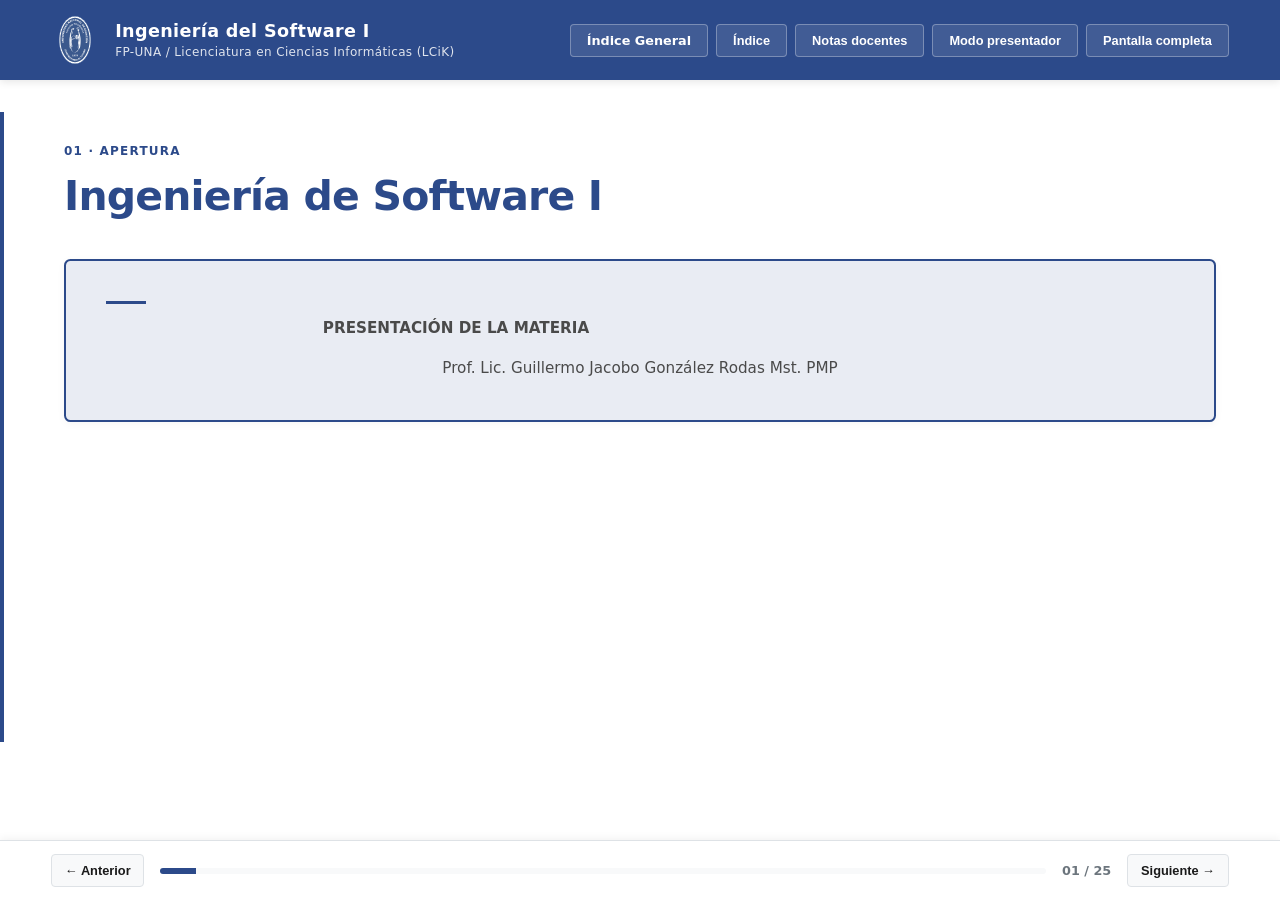
<file: presentaciones-html/clase-1/index.html>
<!doctype html>
<html lang="es">
<head>
  <meta charset="utf-8">
  <meta name="viewport" content="width=device-width, initial-scale=1">
  <meta name="description" content="Clase 1: Introducción a la Ingeniería de Software">
  <title>Ingeniería del Software I | Clase 1</title>
  <link rel="stylesheet" href="styles.css">
  <script defer src="app.js"></script>
</head>
<body>
  <a class="skip-link" href="#main-content">Saltar al contenido</a>
  <header class="topbar">
    <a class="brand" href="#slide-1" aria-label="Ir al inicio">
      <img class="brand-logo" src="assets/fpuna_logo_institucional.svg" alt="Logo FP-UNA">
      <div class="brand-text">
        <span class="brand-title">Ingeniería del Software I</span>
        <span class="brand-subtitle">FP-UNA / Licenciatura en Ciencias Informáticas (LCiK)</span>
      </div>
    </a>
    <div class="top-actions">
      <a class="quiet-button" href="../index.html">Índice General</a>
      <button id="index-toggle" class="quiet-button" type="button" aria-expanded="false" aria-controls="index-panel">Índice</button>
      <button id="notes-toggle" class="quiet-button" type="button" aria-expanded="false" aria-controls="notes-panel">Notas docentes</button>
      <button id="presenter-mode" class="quiet-button" type="button">Modo presentador</button>
      <button id="fullscreen" class="quiet-button" type="button" aria-label="Activar pantalla completa">Pantalla completa</button>
    </div>
  </header>

  <main id="main-content" tabindex="-1">
    <section id="stage" aria-live="polite" aria-atomic="true"></section>
  </main>

  <aside id="index-panel" class="side-panel" aria-hidden="true" aria-label="Índice de diapositivas">
    <div class="panel-heading"><h2>Índice</h2><button class="close-panel" data-close="index-panel" aria-label="Cerrar índice">×</button></div>
    <nav id="slide-index"></nav>
  </aside>
  <aside id="notes-panel" class="side-panel notes-panel" aria-hidden="true" aria-label="Notas docentes">
    <div class="panel-heading"><h2>Notas docentes</h2><button class="close-panel" data-close="notes-panel" aria-label="Cerrar notas docentes">×</button></div>
    <div id="speaker-notes"></div>
  </aside>

  <footer class="controls" aria-label="Controles de presentación">
    <button id="previous" type="button" aria-label="Diapositiva anterior">← <span>Anterior</span></button>
    <div class="progress-wrap"><div id="progress" class="progress" role="progressbar" aria-label="Progreso de la presentación" aria-valuemin="1" aria-valuemax="25" aria-valuenow="1"></div></div>
    <span id="counter" class="counter">01 / 25</span>
    <button id="next" type="button" aria-label="Diapositiva siguiente"><span>Siguiente</span> →</button>
  </footer>
  <div id="popup-notice" class="popup-notice" role="status" aria-live="polite" hidden></div>
</body>
</html>
</file>
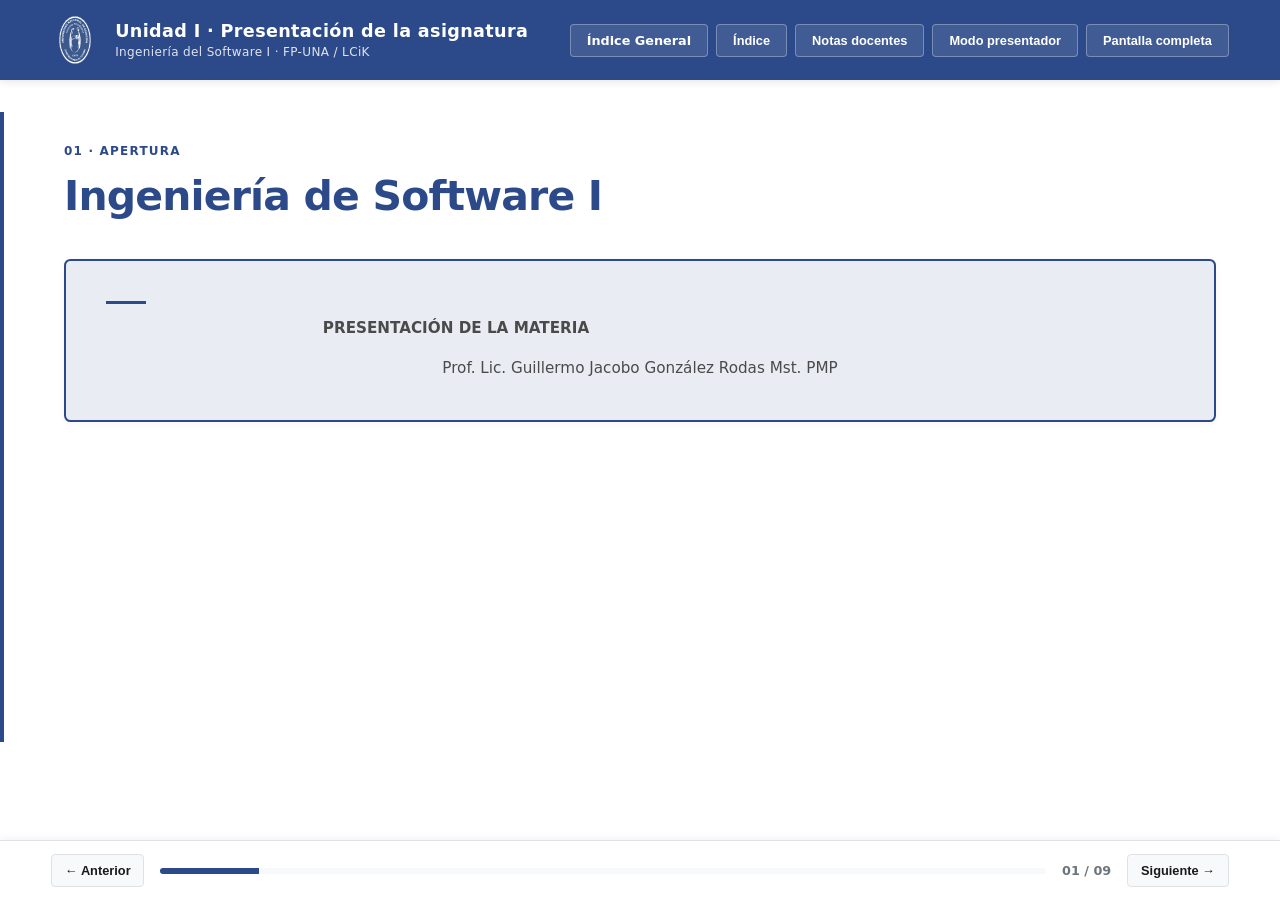
<file: presentaciones-html/unidad-1/T0-presentacion/index.html>
<!doctype html>
<html lang="es">
<head>
  <meta charset="utf-8">
  <meta name="viewport" content="width=device-width, initial-scale=1">
  <meta name="description" content="Unidad I: Presentación de la asignatura">
  <title>Ingeniería del Software I | Unidad I · Presentación</title>
  <link rel="stylesheet" href="styles.css">
  <script defer src="app.js"></script>
</head>
<body>
  <a class="skip-link" href="#main-content">Saltar al contenido</a>
  <header class="topbar">
    <a class="brand" href="#slide-1" aria-label="Ir al inicio">
      <img class="brand-logo" src="assets/fpuna_logo_institucional.svg" alt="Logo FP-UNA">
      <div class="brand-text">
       <span class="brand-title">Unidad I · Presentación de la asignatura</span>
       <span class="brand-subtitle">Ingeniería del Software I · FP-UNA / LCiK</span>
      </div>
    </a>
    <div class="top-actions">
      <a class="quiet-button" href="../../index.html">Índice General</a>
      <button id="index-toggle" class="quiet-button" type="button" aria-expanded="false" aria-controls="index-panel">Índice</button>
      <button id="notes-toggle" class="quiet-button" type="button" aria-expanded="false" aria-controls="notes-panel">Notas docentes</button>
      <button id="presenter-mode" class="quiet-button" type="button">Modo presentador</button>
      <button id="fullscreen" class="quiet-button" type="button" aria-label="Activar pantalla completa">Pantalla completa</button>
    </div>
  </header>

  <main id="main-content" tabindex="-1">
    <section id="stage" aria-live="polite" aria-atomic="true"></section>
  </main>

  <aside id="index-panel" class="side-panel" aria-hidden="true" aria-label="Índice de diapositivas">
    <div class="panel-heading"><h2>Índice</h2><button class="close-panel" data-close="index-panel" aria-label="Cerrar índice">×</button></div>
    <nav id="slide-index"></nav>
  </aside>
  <aside id="notes-panel" class="side-panel notes-panel" aria-hidden="true" aria-label="Notas docentes">
    <div class="panel-heading"><h2>Notas docentes</h2><button class="close-panel" data-close="notes-panel" aria-label="Cerrar notas docentes">×</button></div>
    <div id="speaker-notes"></div>
  </aside>

  <footer class="controls" aria-label="Controles de presentación">
    <button id="previous" type="button" aria-label="Diapositiva anterior">← <span>Anterior</span></button>
    <div class="progress-wrap"><div id="progress" class="progress" role="progressbar" aria-label="Progreso de la presentación" aria-valuemin="1" aria-valuemax="9" aria-valuenow="1"></div></div>
    <span id="counter" class="counter">01 / 09</span>
    <button id="next" type="button" aria-label="Diapositiva siguiente"><span>Siguiente</span> →</button>
  </footer>
  <div id="popup-notice" class="popup-notice" role="status" aria-live="polite" hidden></div>
</body>
</html>
</file>
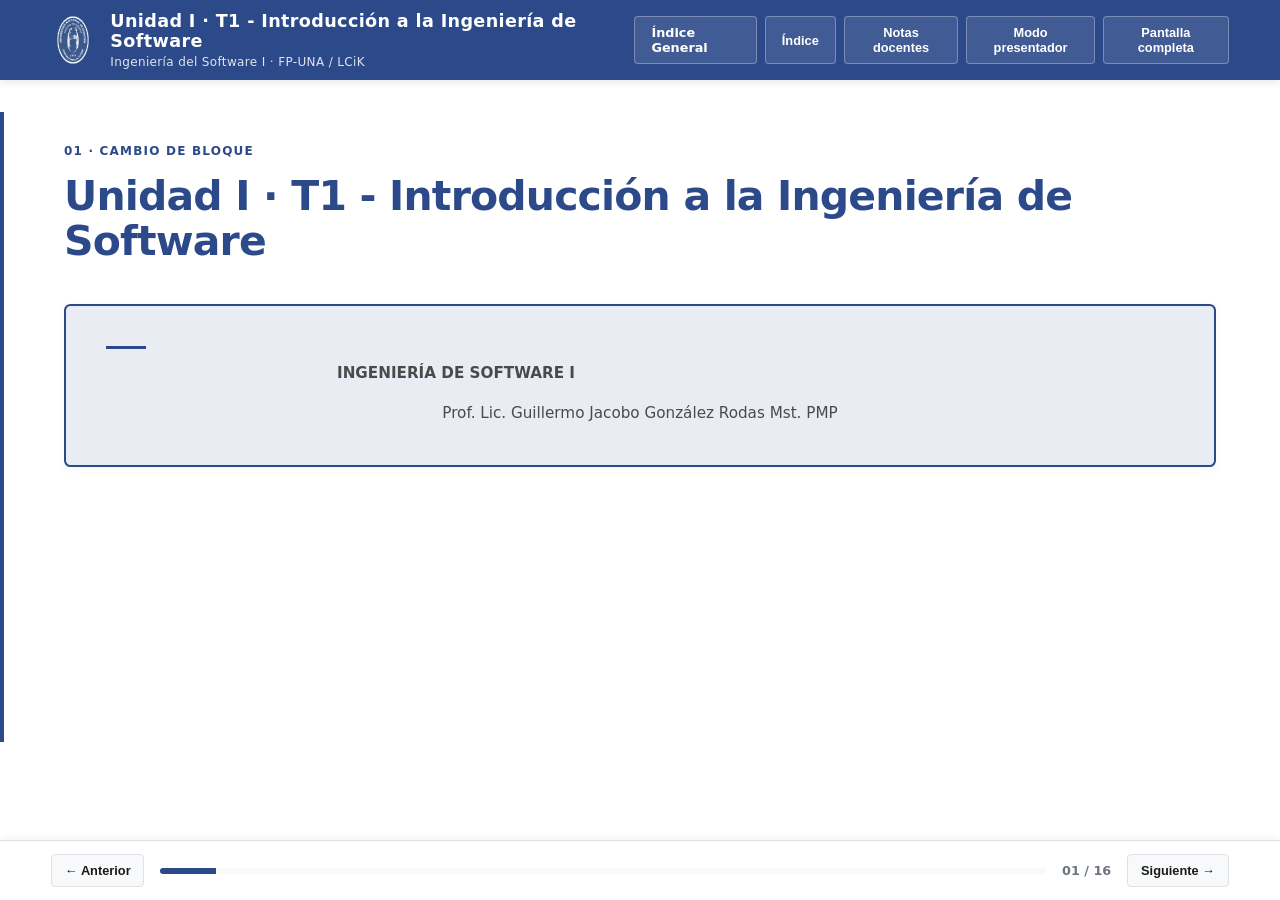
<file: presentaciones-html/unidad-1/T1-introduccion-ingenieria-software/index.html>
<!doctype html>
<html lang="es">
<head>
  <meta charset="utf-8">
  <meta name="viewport" content="width=device-width, initial-scale=1">
  <meta name="description" content="Unidad I · T1 - Introducción a la Ingeniería de Software">
  <title>Ingeniería del Software I | Unidad I · T1</title>
  <link rel="stylesheet" href="styles.css">
  <script defer src="app.js"></script>
</head>
<body>
  <a class="skip-link" href="#main-content">Saltar al contenido</a>
  <header class="topbar">
    <a class="brand" href="#slide-1" aria-label="Ir al inicio">
      <img class="brand-logo" src="assets/fpuna_logo_institucional.svg" alt="Logo FP-UNA">
      <div class="brand-text">
       <span class="brand-title">Unidad I · T1 - Introducción a la Ingeniería de Software</span>
       <span class="brand-subtitle">Ingeniería del Software I · FP-UNA / LCiK</span>
      </div>
    </a>
    <div class="top-actions">
      <a class="quiet-button" href="../../index.html">Índice General</a>
      <button id="index-toggle" class="quiet-button" type="button" aria-expanded="false" aria-controls="index-panel">Índice</button>
      <button id="notes-toggle" class="quiet-button" type="button" aria-expanded="false" aria-controls="notes-panel">Notas docentes</button>
      <button id="presenter-mode" class="quiet-button" type="button">Modo presentador</button>
      <button id="fullscreen" class="quiet-button" type="button" aria-label="Activar pantalla completa">Pantalla completa</button>
    </div>
  </header>

  <main id="main-content" tabindex="-1">
    <section id="stage" aria-live="polite" aria-atomic="true"></section>
  </main>

  <aside id="index-panel" class="side-panel" aria-hidden="true" aria-label="Índice de diapositivas">
    <div class="panel-heading"><h2>Índice</h2><button class="close-panel" data-close="index-panel" aria-label="Cerrar índice">×</button></div>
    <nav id="slide-index"></nav>
  </aside>
  <aside id="notes-panel" class="side-panel notes-panel" aria-hidden="true" aria-label="Notas docentes">
    <div class="panel-heading"><h2>Notas docentes</h2><button class="close-panel" data-close="notes-panel" aria-label="Cerrar notas docentes">×</button></div>
    <div id="speaker-notes"></div>
  </aside>

  <footer class="controls" aria-label="Controles de presentación">
    <button id="previous" type="button" aria-label="Diapositiva anterior">← <span>Anterior</span></button>
    <div class="progress-wrap"><div id="progress" class="progress" role="progressbar" aria-label="Progreso de la presentación" aria-valuemin="1" aria-valuemax="16" aria-valuenow="1"></div></div>
    <span id="counter" class="counter">01 / 16</span>
    <button id="next" type="button" aria-label="Diapositiva siguiente"><span>Siguiente</span> →</button>
  </footer>
  <div id="popup-notice" class="popup-notice" role="status" aria-live="polite" hidden></div>
</body>
</html>
</file>
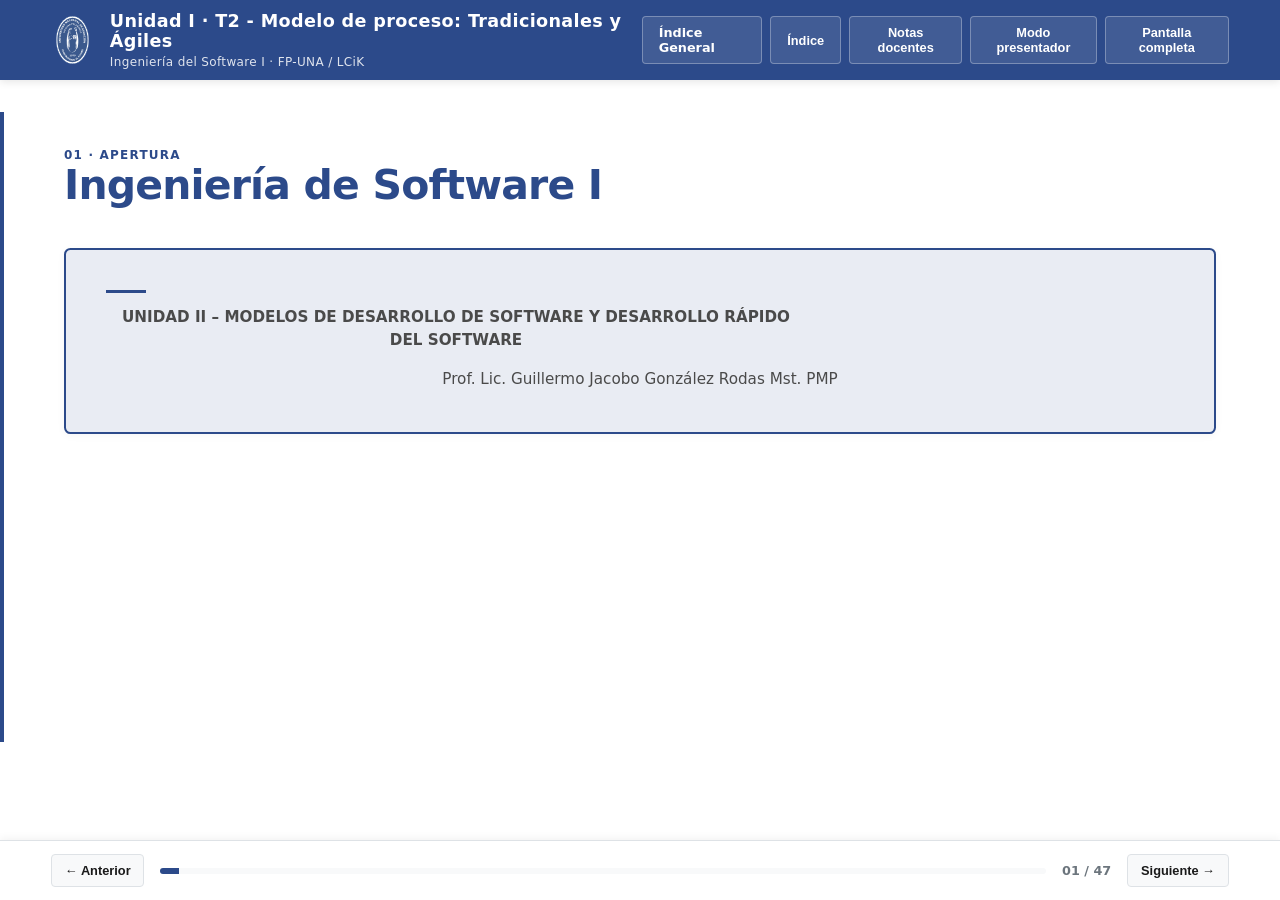
<file: presentaciones-html/unidad-1/T2-modelo-proceso-metodologias-agiles/index.html>
<!doctype html>
<html lang="es">
<head>
  <meta charset="utf-8">
  <meta name="viewport" content="width=device-width, initial-scale=1">
  <meta name="description" content="Unidad I · T2 - Modelo de proceso: Tradicionales y Ágiles">
  <title>Ingeniería del Software I | Unidad I · T2</title>
  <link rel="stylesheet" href="styles.css">
  <script defer src="app.js"></script>
</head>
<body>
  <a class="skip-link" href="#main-content">Saltar al contenido</a>
  <header class="topbar">
    <a class="brand" href="#slide-1" aria-label="Ir al inicio">
      <img class="brand-logo" src="assets/fpuna_logo_institucional.svg" alt="Logo FP-UNA">
      <div class="brand-text">
        <span class="brand-title">Unidad I · T2 - Modelo de proceso: Tradicionales y Ágiles</span>
        <span class="brand-subtitle">Ingeniería del Software I · FP-UNA / LCiK</span>
      </div>
    </a>
    <div class="top-actions">
      <a class="quiet-button" href="../../index.html">Índice General</a>
      <button id="index-toggle" class="quiet-button" type="button" aria-expanded="false" aria-controls="index-panel">Índice</button>
      <button id="notes-toggle" class="quiet-button" type="button" aria-expanded="false" aria-controls="notes-panel">Notas docentes</button>
      <button id="presenter-mode" class="quiet-button" type="button">Modo presentador</button>
      <button id="fullscreen" class="quiet-button" type="button" aria-label="Activar pantalla completa">Pantalla completa</button>
    </div>
  </header>

  <main id="main-content" tabindex="-1">
    <section id="stage" aria-live="polite" aria-atomic="true"></section>
  </main>

  <aside id="index-panel" class="side-panel" aria-hidden="true" aria-label="Índice de diapositivas">
    <div class="panel-heading"><h2>Índice</h2><button class="close-panel" data-close="index-panel" aria-label="Cerrar índice">×</button></div>
    <nav id="slide-index"></nav>
  </aside>
  <aside id="notes-panel" class="side-panel notes-panel" aria-hidden="true" aria-label="Notas docentes">
    <div class="panel-heading"><h2>Notas docentes</h2><button class="close-panel" data-close="notes-panel" aria-label="Cerrar notas docentes">×</button></div>
    <div id="speaker-notes"></div>
  </aside>

  <footer class="controls" aria-label="Controles de presentación">
    <button id="previous" type="button" aria-label="Diapositiva anterior">← <span>Anterior</span></button>
    <div class="progress-wrap"><div id="progress" class="progress" role="progressbar" aria-label="Progreso de la presentación" aria-valuemin="1" aria-valuemax="47" aria-valuenow="1"></div></div>
    <span id="counter" class="counter">01 / 47</span>
    <button id="next" type="button" aria-label="Diapositiva siguiente"><span>Siguiente</span> →</button>
  </footer>
  <div id="popup-notice" class="popup-notice" role="status" aria-live="polite" hidden></div>
</body>
</html>
</file>
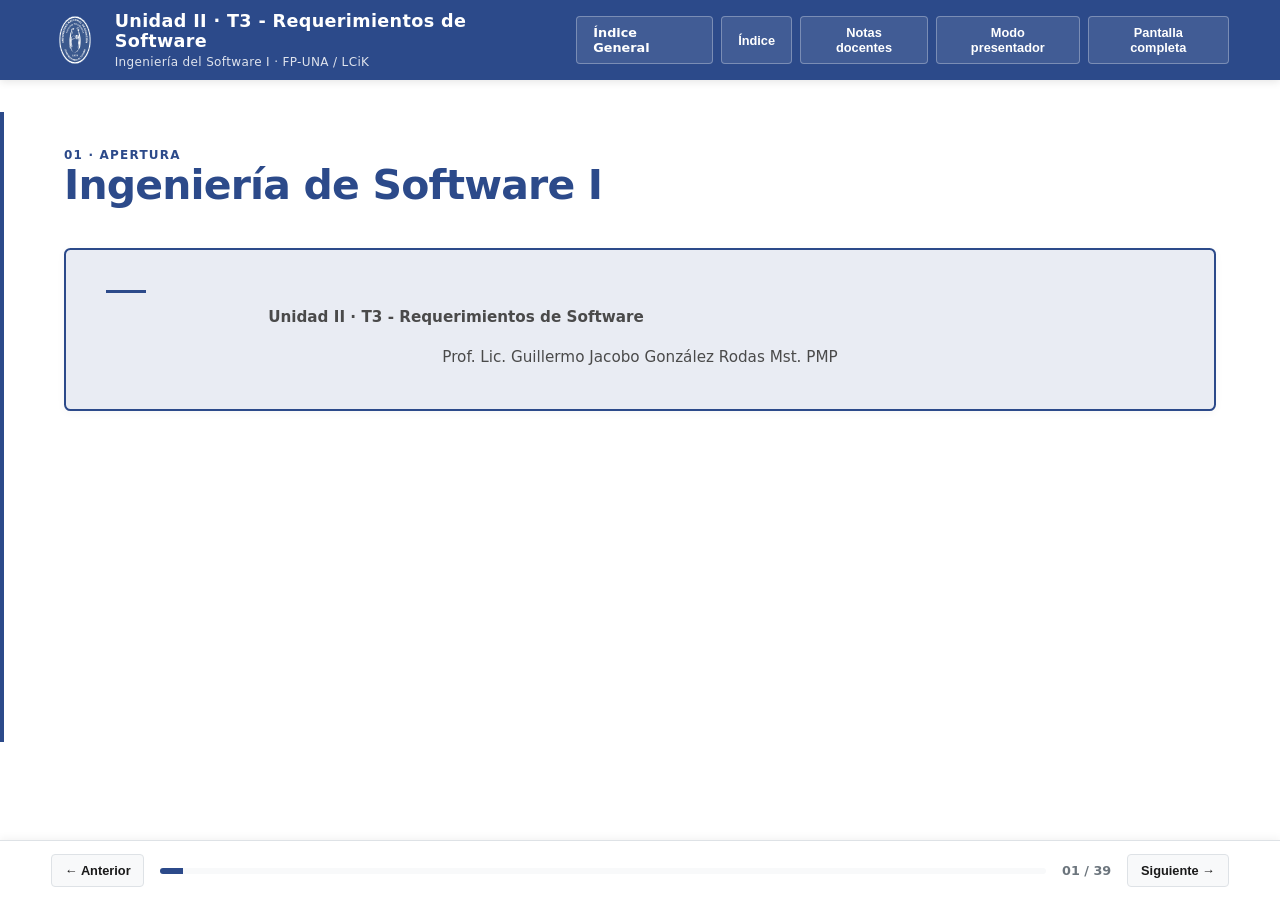
<file: presentaciones-html/unidad-2/T3-a-requerimientos-software/index.html>
<!doctype html>
<html lang="es">
<head>
  <meta charset="utf-8">
  <meta name="viewport" content="width=device-width, initial-scale=1">
  <meta name="description" content="Unidad II · T3 - Requerimientos de Software">
  <title>Ingeniería del Software I | Unidad II · T3</title>
  <link rel="stylesheet" href="styles.css">
  <script defer src="app.js"></script>
</head>
<body>
  <a class="skip-link" href="#main-content">Saltar al contenido</a>
  <header class="topbar">
    <a class="brand" href="#slide-1" aria-label="Ir al inicio">
      <img class="brand-logo" src="assets/fpuna_logo_institucional.svg" alt="Logo FP-UNA">
      <div class="brand-text">
        <span class="brand-title">Unidad II · T3 - Requerimientos de Software</span>
        <span class="brand-subtitle">Ingeniería del Software I · FP-UNA / LCiK</span>
      </div>
    </a>
    <div class="top-actions">
      <a class="quiet-button" href="../../index.html">Índice General</a>
      <button id="index-toggle" class="quiet-button" type="button" aria-expanded="false" aria-controls="index-panel">Índice</button>
      <button id="notes-toggle" class="quiet-button" type="button" aria-expanded="false" aria-controls="notes-panel">Notas docentes</button>
      <button id="presenter-mode" class="quiet-button" type="button">Modo presentador</button>
      <button id="fullscreen" class="quiet-button" type="button" aria-label="Activar pantalla completa">Pantalla completa</button>
    </div>
  </header>

  <main id="main-content" tabindex="-1">
    <section id="stage" aria-live="polite" aria-atomic="true"></section>
  </main>

  <aside id="index-panel" class="side-panel" aria-hidden="true" aria-label="Índice de diapositivas">
    <div class="panel-heading"><h2>Índice</h2><button class="close-panel" data-close="index-panel" aria-label="Cerrar índice">×</button></div>
    <nav id="slide-index"></nav>
  </aside>
  <aside id="notes-panel" class="side-panel notes-panel" aria-hidden="true" aria-label="Notas docentes">
    <div class="panel-heading"><h2>Notas docentes</h2><button class="close-panel" data-close="notes-panel" aria-label="Cerrar notas docentes">×</button></div>
    <div id="speaker-notes"></div>
  </aside>

  <footer class="controls" aria-label="Controles de presentación">
    <button id="previous" type="button" aria-label="Diapositiva anterior">← <span>Anterior</span></button>
    <div class="progress-wrap"><div id="progress" class="progress" role="progressbar" aria-label="Progreso de la presentación" aria-valuemin="1" aria-valuemax="47" aria-valuenow="1"></div></div>
    <span id="counter" class="counter">01 / 47</span>
    <button id="next" type="button" aria-label="Diapositiva siguiente"><span>Siguiente</span> →</button>
  </footer>
  <div id="popup-notice" class="popup-notice" role="status" aria-live="polite" hidden></div>
</body>
</html>
</file>
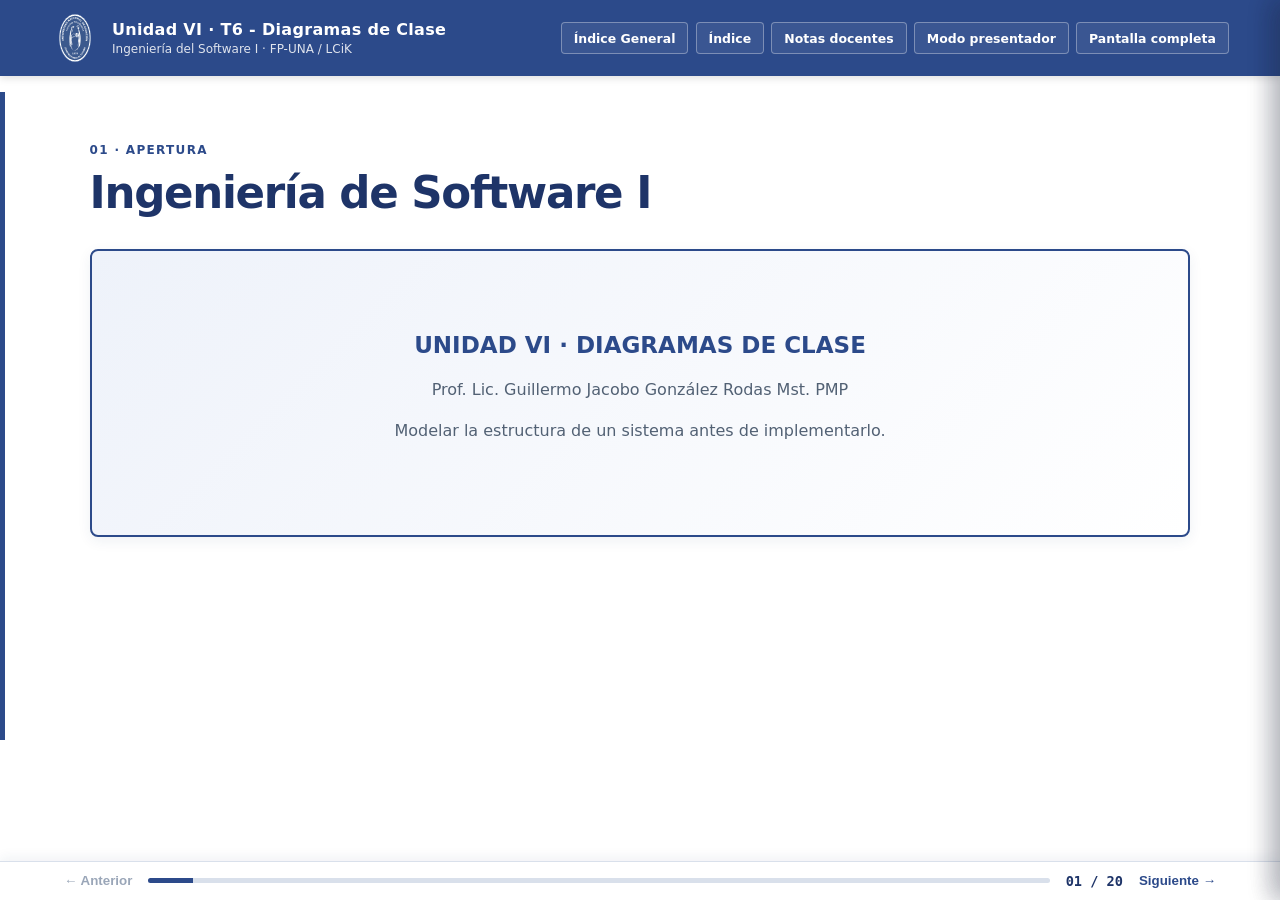
<file: presentaciones-html/unidad-6/T6-diagramas-de-clase/index.html>
<!doctype html>
<html lang="es">
<head>
  <meta charset="utf-8">
  <meta name="viewport" content="width=device-width, initial-scale=1">
  <meta name="description" content="Unidad VI · T6 · Diagramas de Clase">
  <title>Ingeniería del Software I | Unidad VI · T6 · Diagramas de Clase</title>
  <link rel="stylesheet" href="styles.css">
  <script defer src="app.js"></script>
</head>
<body>
  <a class="skip-link" href="#main-content">Saltar al contenido</a>
  <header class="topbar">
    <a class="brand" href="#slide-1" aria-label="Ir al inicio">
      <img class="brand-logo" src="assets/fpuna_logo_institucional.svg" alt="Logo FP-UNA">
      <div class="brand-text"><span class="brand-title">Unidad VI · T6 - Diagramas de Clase</span><span class="brand-subtitle">Ingeniería del Software I · FP-UNA / LCiK</span></div>
    </a>
    <div class="top-actions"><a class="quiet-button" href="../../index.html">Índice General</a><button id="index-toggle" class="quiet-button" type="button" aria-expanded="false" aria-controls="index-panel">Índice</button><button id="notes-toggle" class="quiet-button" type="button" aria-expanded="false" aria-controls="notes-panel">Notas docentes</button><button id="presenter-mode" class="quiet-button" type="button">Modo presentador</button><button id="fullscreen" class="quiet-button" type="button">Pantalla completa</button></div>
  </header>
  <main id="main-content" tabindex="-1"><section id="stage" aria-live="polite" aria-atomic="true"></section></main>
  <aside id="index-panel" class="side-panel" aria-hidden="true" aria-label="Índice de diapositivas"><div class="panel-heading"><h2>Índice</h2><button class="close-panel" data-close="index-panel" aria-label="Cerrar índice">×</button></div><nav id="slide-index"></nav></aside>
  <aside id="notes-panel" class="side-panel notes-panel" aria-hidden="true" aria-label="Notas docentes"><div class="panel-heading"><h2>Notas docentes</h2><button class="close-panel" data-close="notes-panel" aria-label="Cerrar notas docentes">×</button></div><p class="notes-help">Estas notas orientan la explicación y no forman parte de la exposición.</p><div id="speaker-notes"></div></aside>
  <footer class="controls" aria-label="Controles de presentación"><button id="previous" type="button" aria-label="Diapositiva anterior">← <span>Anterior</span></button><div class="progress-wrap"><div id="progress" class="progress" role="progressbar" aria-label="Progreso" aria-valuemin="1" aria-valuemax="20" aria-valuenow="1"></div></div><span id="counter" class="counter">01 / 20</span><button id="next" type="button" aria-label="Diapositiva siguiente"><span>Siguiente</span> →</button></footer>
  <div id="popup-notice" class="popup-notice" role="status" aria-live="polite" hidden></div>
</body>
</html>
</file>
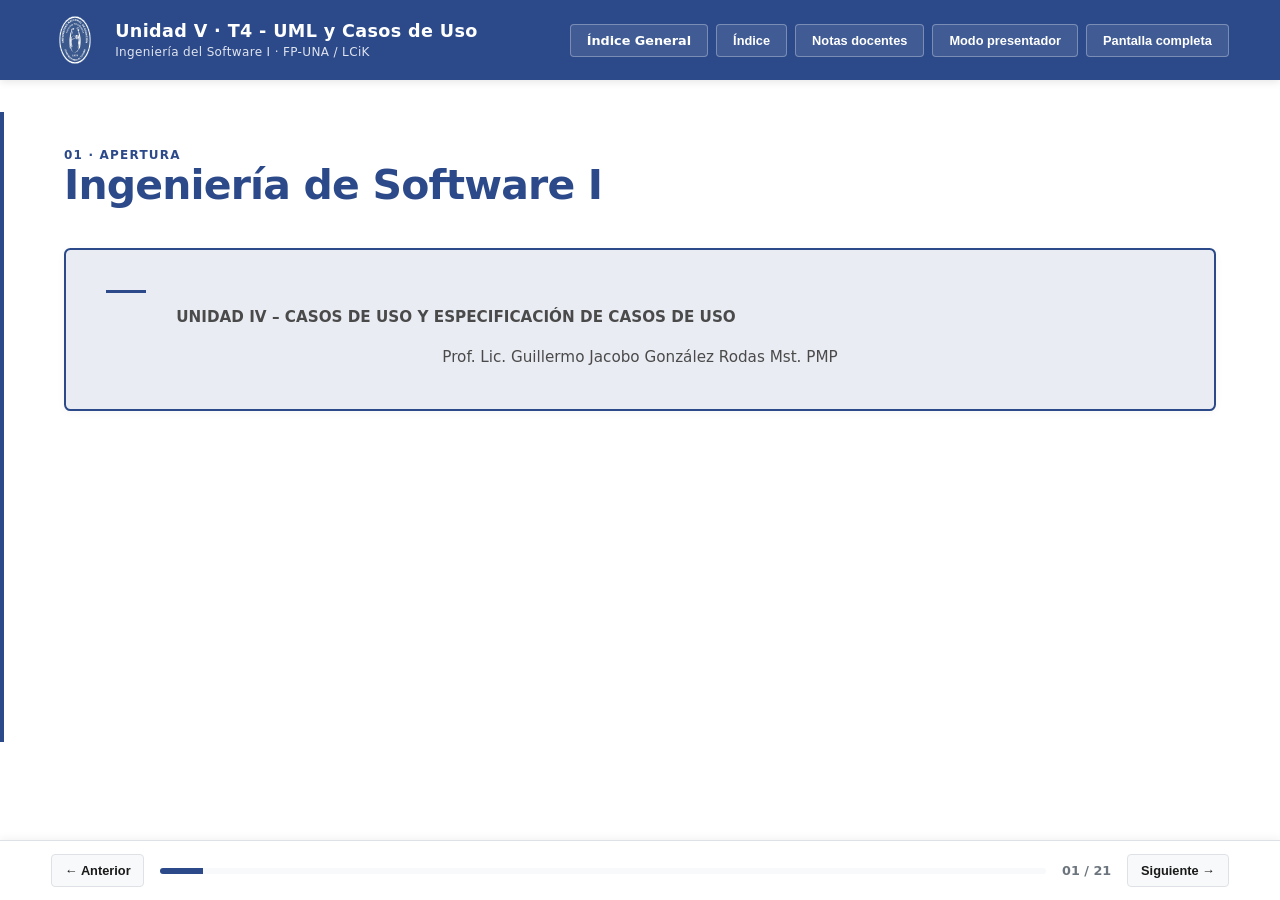
<file: presentaciones-html/unidad-5/T4-uml-casos-uso/casos_de_uso/index.html>
<!doctype html>
<html lang="es">
<head>
  <meta charset="utf-8">
  <meta name="viewport" content="width=device-width, initial-scale=1">
  <meta name="description" content="Unidad V · T4 - UML y Casos de Uso · Casos de Uso y Especificación">
  <title>Ingeniería del Software I | Unidad V · T4 · Casos de Uso</title>
  <link rel="stylesheet" href="styles.css">
  <script defer src="app.js"></script>
</head>
<body>
  <a class="skip-link" href="#main-content">Saltar al contenido</a>
  <header class="topbar">
    <a class="brand" href="#slide-1" aria-label="Ir al inicio">
      <img class="brand-logo" src="assets/fpuna_logo_institucional.svg" alt="Logo FP-UNA">
      <div class="brand-text">
        <span class="brand-title">Unidad V · T4 - UML y Casos de Uso</span>
        <span class="brand-subtitle">Ingeniería del Software I · FP-UNA / LCiK</span>
      </div>
    </a>
    <div class="top-actions">
        <a class="quiet-button" href="../../../index.html">Índice General</a>
      <button id="index-toggle" class="quiet-button" type="button" aria-expanded="false" aria-controls="index-panel">Índice</button>
      <button id="notes-toggle" class="quiet-button" type="button" aria-expanded="false" aria-controls="notes-panel">Notas docentes</button>
      <button id="presenter-mode" class="quiet-button" type="button">Modo presentador</button>
      <button id="fullscreen" class="quiet-button" type="button" aria-label="Activar pantalla completa">Pantalla completa</button>
    </div>
  </header>

  <main id="main-content" tabindex="-1">
    <section id="stage" aria-live="polite" aria-atomic="true"></section>
  </main>

  <aside id="index-panel" class="side-panel" aria-hidden="true" aria-label="Índice de diapositivas">
    <div class="panel-heading"><h2>Índice</h2><button class="close-panel" data-close="index-panel" aria-label="Cerrar índice">×</button></div>
    <nav id="slide-index"></nav>
  </aside>
  <aside id="notes-panel" class="side-panel notes-panel" aria-hidden="true" aria-label="Notas docentes">
    <div class="panel-heading"><h2>Notas docentes</h2><button class="close-panel" data-close="notes-panel" aria-label="Cerrar notas docentes">×</button></div>
    <div id="speaker-notes"></div>
  </aside>

  <footer class="controls" aria-label="Controles de presentación">
    <button id="previous" type="button" aria-label="Diapositiva anterior">← <span>Anterior</span></button>
    <div class="progress-wrap"><div id="progress" class="progress" role="progressbar" aria-label="Progreso de la presentación" aria-valuemin="1" aria-valuemax="21" aria-valuenow="1"></div></div>
    <span id="counter" class="counter">01 / 21</span>
    <button id="next" type="button" aria-label="Diapositiva siguiente"><span>Siguiente</span> →</button>
  </footer>
  <div id="popup-notice" class="popup-notice" role="status" aria-live="polite" hidden></div>
</body>
</html>
</file>
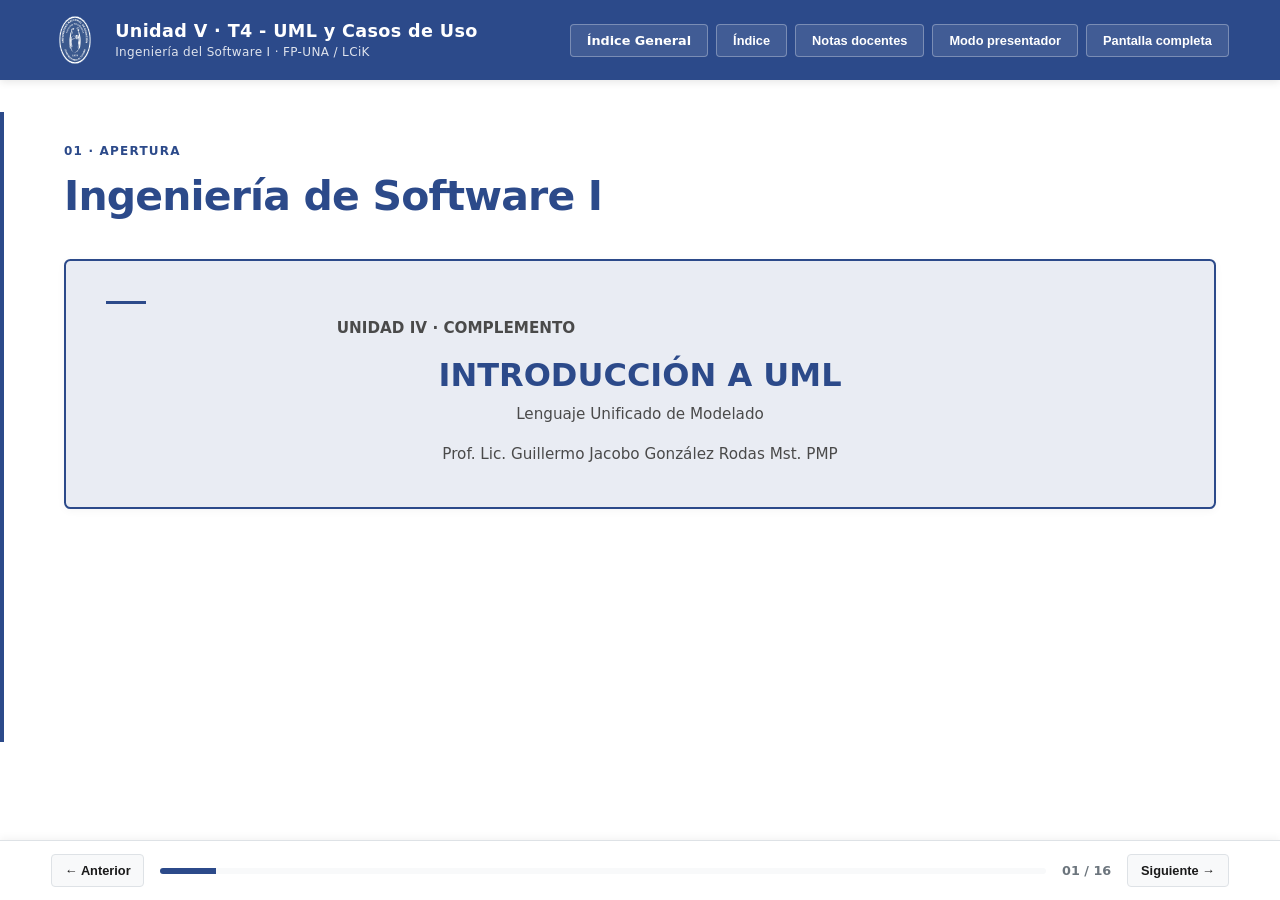
<file: presentaciones-html/unidad-5/T4-uml-casos-uso/uml/index.html>
<!doctype html>
<html lang="es">
<head>
  <meta charset="utf-8">
  <meta name="viewport" content="width=device-width, initial-scale=1">
  <meta name="description" content="Unidad V · T4 - UML y Casos de Uso · Introducción a UML">
  <title>Ingeniería del Software I | Unidad V · T4 · UML</title>
  <link rel="stylesheet" href="styles.css">
  <script defer src="app.js"></script>
</head>
<body>
  <a class="skip-link" href="#main-content">Saltar al contenido</a>
  <header class="topbar">
    <a class="brand" href="#slide-1" aria-label="Ir al inicio">
      <img class="brand-logo" src="assets/fpuna_logo_institucional.svg" alt="Logo FP-UNA">
      <div class="brand-text">
        <span class="brand-title">Unidad V · T4 - UML y Casos de Uso</span>
        <span class="brand-subtitle">Ingeniería del Software I · FP-UNA / LCiK</span>
      </div>
    </a>
    <div class="top-actions">
        <a class="quiet-button" href="../../../index.html">Índice General</a>
      <button id="index-toggle" class="quiet-button" type="button" aria-expanded="false" aria-controls="index-panel">Índice</button>
      <button id="notes-toggle" class="quiet-button" type="button" aria-expanded="false" aria-controls="notes-panel">Notas docentes</button>
      <button id="presenter-mode" class="quiet-button" type="button">Modo presentador</button>
      <button id="fullscreen" class="quiet-button" type="button" aria-label="Activar pantalla completa">Pantalla completa</button>
    </div>
  </header>

  <main id="main-content" tabindex="-1">
    <section id="stage" aria-live="polite" aria-atomic="true"></section>
  </main>

  <aside id="index-panel" class="side-panel" aria-hidden="true" aria-label="Índice de diapositivas">
    <div class="panel-heading"><h2>Índice</h2><button class="close-panel" data-close="index-panel" aria-label="Cerrar índice">×</button></div>
    <nav id="slide-index"></nav>
  </aside>
  <aside id="notes-panel" class="side-panel notes-panel" aria-hidden="true" aria-label="Notas docentes">
    <div class="panel-heading"><h2>Notas docentes</h2><button class="close-panel" data-close="notes-panel" aria-label="Cerrar notas docentes">×</button></div>
    <div id="speaker-notes"></div>
  </aside>

  <footer class="controls" aria-label="Controles de presentación">
    <button id="previous" type="button" aria-label="Diapositiva anterior">← <span>Anterior</span></button>
    <div class="progress-wrap"><div id="progress" class="progress" role="progressbar" aria-label="Progreso de la presentación" aria-valuemin="1" aria-valuemax="16" aria-valuenow="1"></div></div>
    <span id="counter" class="counter">01 / 16</span>
    <button id="next" type="button" aria-label="Diapositiva siguiente"><span>Siguiente</span> →</button>
  </footer>
  <div id="popup-notice" class="popup-notice" role="status" aria-live="polite" hidden></div>
</body>
</html>
</file>
<file: presentaciones-html/clase-1/styles.css>
:root {
  --fpuna-blue: #2c4a8a;
  --fpuna-blue-dark: #1e3468;
  --fpuna-blue-light: #3d6ab5;
  --bg: #ffffff;
  --bg-soft: #f8f9fa;
  --ink: #1a1a1a;
  --ink-soft: #4a4a4a;
  --muted: #6c757d;
  --line: #dee2e6;
  --accent: #2c4a8a;
  --accent-soft: rgba(44, 74, 138, 0.1);
  --display: 'Segoe UI', system-ui, -apple-system, sans-serif;
  --body: 'Segoe UI', system-ui, -apple-system, sans-serif;
  --mono: 'Consolas', 'Monaco', monospace;
  color: var(--ink);
  background: var(--bg);
  font-family: var(--body);
}

* { box-sizing: border-box; margin: 0; padding: 0; }
html, body { min-height: 100%; }
body { min-height: 100vh; background: var(--bg); }

.skip-link {
  position: fixed;
  left: 1rem;
  top: -4rem;
  z-index: 20;
  padding: .7rem 1rem;
  color: var(--bg);
  background: var(--fpuna-blue);
}
.skip-link:focus { top: 1rem; }

.topbar {
  position: sticky;
  top: 0;
  z-index: 4;
  display: flex;
  justify-content: space-between;
  align-items: center;
  gap: 1rem;
  min-height: 80px;
  padding: 0 clamp(1.5rem, 4vw, 4rem);
  background: var(--fpuna-blue);
  box-shadow: 0 2px 8px rgba(0,0,0,0.1);
}

.brand {
  display: flex;
  align-items: center;
  gap: 1rem;
  color: #fff;
  text-decoration: none;
}

.brand-logo {
  width: 48px;
  height: 48px;
  object-fit: contain;
}

.brand-text {
  display: flex;
  flex-direction: column;
  gap: .2rem;
}

.brand-title {
  font: 700 1.1rem var(--display);
  letter-spacing: .02em;
}

.brand-subtitle {
  font: 400 .75rem var(--display);
  opacity: .85;
  letter-spacing: .03em;
}

.top-actions {
  display: flex;
  gap: .5rem;
}

.quiet-button {
  padding: .5rem 1rem;
  border: 1px solid rgba(255,255,255,0.3);
  border-radius: .25rem;
  color: #fff;
  background: rgba(255,255,255,0.1);
  font-size: .8rem;
  font-weight: 600;
  cursor: pointer;
  text-decoration: none;
  transition: all .2s;
}

.quiet-button:hover {
  background: rgba(255,255,255,0.2);
  border-color: rgba(255,255,255,0.5);
}

main {
  min-height: calc(100vh - 140px);
  padding: 2rem 0;
}

#stage {
  width: 100%;
  min-height: 70vh;
}

.slide {
  position: relative;
  display: grid;
  grid-template-columns: 1fr;
  grid-template-areas:
    "header"
    "content";
  gap: clamp(1rem, 2vw, 1.5rem);
  align-content: start;
  align-items: start;
  min-height: 70vh;
  padding: 2rem clamp(2rem, 5vw, 5rem);
  animation: enter .3s ease both;
}

.slide .slide-header {
  grid-area: header;
}

.slide .slide-header h1 {
  max-width: none;
}

.slide .content {
  grid-area: content;
}

.slide::before {
  content: "";
  position: absolute;
  top: 0;
  left: 0;
  width: 4px;
  height: 100%;
  background: var(--fpuna-blue);
}

.slide.full { display: block; }

.eyebrow {
  margin: 0 0 1rem;
  color: var(--fpuna-blue);
  font: 600 .75rem var(--display);
  letter-spacing: .1em;
  text-transform: uppercase;
}

h1, h2, h3, p { margin-top: 0; }

h1, h2 {
  font-family: var(--display);
  font-weight: 700;
  color: var(--fpuna-blue);
}

h1 {
  max-width: 800px;
  margin-bottom: 1rem;
  font-size: clamp(1.6rem, 3.2vw, 2.8rem);
  line-height: 1.1;
  letter-spacing: -.02em;
}

h2 {
  margin-bottom: .8rem;
  font-size: clamp(1.5rem, 2.5vw, 2.5rem);
  line-height: 1.2;
}

h3 {
  margin-bottom: .5rem;
  font-size: 1.1rem;
  color: var(--ink);
}

.lede {
  max-width: 700px;
  color: var(--ink-soft);
  font-family: var(--display);
  font-weight: 700;
  color: var(--fpuna-blue);
  font-size: clamp(1.1rem, 1.5vw, 1.3rem);
  line-height: 1.5;
}

.content {
  color: var(--ink-soft);
  font-size: clamp(1rem, 1.2vw, 1.15rem);
  line-height: 1.6;
}

.content p { margin-bottom: 1rem; }
.content ul { margin: .8rem 0 1.2rem; padding-left: 1.5rem; }
.content li { margin-bottom: .6rem; }
.content a { color: var(--fpuna-blue); font-weight: 600; overflow-wrap: anywhere; }

.cards {
  display: grid;
  grid-template-columns: repeat(auto-fit, minmax(200px, 1fr));
  gap: 1rem;
  margin-top: 1.5rem;
}

.card {
  position: relative;
  display: flex;
  flex-direction: column;
  min-height: 100%;
  padding: 1.2rem;
  border: 1px solid var(--line);
  border-radius: .4rem;
  background: var(--bg-soft);
  box-shadow: 0 2px 8px rgba(0,0,0,0.04);
}

.card::before {
  content: "";
  width: 2.5rem;
  height: 3px;
  margin-bottom: .8rem;
  background: var(--fpuna-blue);
}

.card h3 { color: var(--fpuna-blue); line-height: 1.2; }
.card p, .card li { color: var(--ink-soft); font-size: .95rem; }
.card p:last-child { margin-bottom: 0; }
.card ul { margin-top: .3rem; }

.number {
  display: block;
  margin-bottom: .5rem;
  color: var(--fpuna-blue);
  font: 700 2.5rem/1 var(--display);
  letter-spacing: -.02em;
}

.card-grid { display: grid; gap: 1rem; }
.card-grid--2 { grid-template-columns: repeat(2, 1fr); }
.card-grid--3 { grid-template-columns: repeat(3, 1fr); }
.card-grid--4 { grid-template-columns: repeat(4, 1fr); }

.card--num .number { margin-bottom: .25rem; }
.card--icon { align-items: center; text-align: center; }
.card--hero {
  padding: 2.5rem;
  text-align: center;
  border: 2px solid var(--fpuna-blue);
  background: var(--accent-soft);
}
.card--blog { padding: 1.4rem; }

.avatar {
  width: 92px;
  height: 92px;
  object-fit: cover;
  border-radius: 50%;
  border: 3px solid var(--fpuna-blue);
  flex-shrink: 0;
}

.figure-img {
  max-width: 100%;
  max-height: 50vh;
  object-fit: contain;
  border: 1px solid var(--line);
  border-radius: 8px;
  box-shadow: 0 2px 8px rgba(0,0,0,0.08);
}

.badge {
  display: inline-block;
  padding: .15rem .6rem;
  border-radius: 999px;
  background: var(--fpuna-blue);
  color: #fff;
  font: 700 .75rem var(--display);
  letter-spacing: .04em;
}

.ficha { display: grid; gap: .6rem; }

.ficha-row {
  display: grid;
  grid-template-columns: minmax(11rem, 1fr) 2fr;
  gap: 1rem;
  align-items: center;
  padding: .9rem 1rem;
  border: 1px solid var(--line);
  border-radius: .3rem;
  background: #fff;
}

.ficha-row strong { color: var(--fpuna-blue); font-size: .9rem; }
.ficha-row span, .ficha-row a { color: var(--ink-soft); overflow-wrap: anywhere; }

.quote {
  position: relative;
  padding: clamp(1.5rem, 3vw, 2rem);
  border-left: 4px solid var(--fpuna-blue);
  background: var(--accent-soft);
  color: var(--ink);
  font: 600 clamp(1.1rem, 2vw, 1.5rem)/1.4 var(--display);
  border-radius: 0 .4rem .4rem 0;
}

.quote::before {
  content: """;
  position: absolute;
  top: -.5rem;
  left: .5rem;
  color: var(--fpuna-blue);
  opacity: .3;
  font: 900 4rem/1 var(--display);
}

.reference {
  margin: 1rem 0;
  padding: .75rem 1rem;
  border-left: 3px solid var(--fpuna-blue);
  background: rgba(44, 74, 138, 0.05);
  border-radius: 0 .3rem .3rem 0;
  font-size: .85rem;
  color: var(--muted);
  font-style: italic;
  line-height: 1.5;
}

.reference::before {
  content: "📚 ";
  font-style: normal;
}

/* Referencias bibliográficas de pie: una línea, ancho completo de la página */
.slide > .content > .reference {
  width: 100%;
  margin: 1.5rem 0 0;
  white-space: nowrap;
  overflow: hidden;
  text-overflow: ellipsis;
}

.chart {
  width: 100%;
  min-height: 260px;
}

.chart text {
  fill: var(--ink);
  font: 600 13px var(--display);
}

.chart .axis {
  stroke: var(--fpuna-blue);
  stroke-width: 2;
}

.chart .curve {
  fill: none;
  stroke: var(--fpuna-blue);
  stroke-width: 4;
  stroke-linecap: round;
}

.chart .guide {
  stroke: var(--line);
  stroke-dasharray: 4 6;
}

.table-like {
  display: grid;
  gap: .6rem;
  margin-top: 1rem;
}

.row {
  display: grid;
  grid-template-columns: 1fr 1.4fr .8fr;
  gap: 1rem;
  align-items: center;
  padding: .9rem 1rem;
  border: 1px solid var(--line);
  border-radius: .3rem;
  background: #fff;
  transition: all .2s;
}

.row:hover {
  border-color: var(--fpuna-blue);
  box-shadow: 0 2px 8px rgba(44, 74, 138, 0.08);
}

.row span {
  color: var(--ink-soft);
  font-size: .9rem;
}

.row strong {
  font-size: .95rem;
  color: var(--fpuna-blue);
  font-weight: 700;
}

.row b {
  color: var(--fpuna-blue);
  font: 700 1rem var(--display);
  text-align: right;
}

.process {
  display: grid;
  gap: .6rem;
  counter-reset: process-step;
}

.process span {
  position: relative;
  display: grid;
  grid-template-columns: 2.5rem 1fr;
  align-items: center;
  min-height: 3rem;
  padding: .8rem .8rem .8rem 3rem;
  border: 1px solid var(--line);
  border-radius: .3rem;
  background: #fff;
  font-weight: 600;
  color: var(--ink);
  transition: all .2s;
}

.process span:hover {
  border-color: var(--fpuna-blue);
  box-shadow: 0 2px 8px rgba(44, 74, 138, 0.1);
}

.process span::before {
  content: counter(process-step, decimal-leading-zero);
  counter-increment: process-step;
  position: absolute;
  left: .8rem;
  color: #fff;
  font: 700 .8rem var(--display);
  width: 1.8rem;
  height: 1.8rem;
  display: flex;
  align-items: center;
  justify-content: center;
  background: var(--fpuna-blue);
  border-radius: 50%;
}

.process span:not(:last-child)::after {
  content: "";
  position: absolute;
  bottom: -.6rem;
  left: 1.65rem;
  width: 2px;
  height: .6rem;
  background: var(--fpuna-blue);
  opacity: .4;
}

.sequence-card {
  display: grid;
  gap: .75rem;
  position: relative;
  padding: .5rem 0;
}

.sequence-step {
  position: relative;
  display: grid;
  grid-template-columns: 3rem 1fr;
  grid-template-rows: auto auto;
  gap: .5rem 1rem;
  align-items: center;
  padding: 1rem 1.2rem;
  border: 1px solid var(--line);
  border-radius: .5rem;
  background: linear-gradient(135deg, #fff 0%, #f8f9fa 100%);
  transition: all .25s ease;
  box-shadow: 0 2px 4px rgba(0,0,0,0.04);
}

.sequence-step:hover {
  border-color: var(--fpuna-blue);
  box-shadow: 0 4px 12px rgba(44, 74, 138, 0.15);
  transform: translateX(4px);
}

.sequence-step:not(:last-child)::after {
  content: "";
  position: absolute;
  bottom: -.75rem;
  left: 2.25rem;
  width: 2px;
  height: .75rem;
  background: linear-gradient(to bottom, var(--fpuna-blue), rgba(44, 74, 138, 0.3));
  border-radius: 1px;
}

.sequence-index {
  grid-row: 1 / 3;
  display: flex;
  align-items: center;
  justify-content: center;
  width: 2.5rem;
  height: 2.5rem;
  border-radius: 50%;
  background: linear-gradient(135deg, var(--fpuna-blue) 0%, var(--fpuna-blue-dark) 100%);
  color: #fff;
  font: 700 .9rem var(--display);
  flex-shrink: 0;
  box-shadow: 0 2px 6px rgba(44, 74, 138, 0.3);
  transition: all .25s ease;
}

.sequence-step:hover .sequence-index {
  transform: scale(1.1);
  box-shadow: 0 4px 10px rgba(44, 74, 138, 0.4);
}

.sequence-step strong {
  color: var(--fpuna-blue);
  font-size: 1.05rem;
  font-weight: 700;
  line-height: 1.2;
  display: block;
  white-space: nowrap;
}

.sequence-step small {
  display: block;
  color: var(--ink-soft);
  font-size: .85rem;
  line-height: 1.4;
  font-weight: 400;
  white-space: nowrap;
  overflow: hidden;
  text-overflow: ellipsis;
}

.controls {
  position: fixed;
  right: 0;
  bottom: 0;
  left: 0;
  z-index: 4;
  display: flex;
  align-items: center;
  gap: 1rem;
  padding: .8rem clamp(1.5rem, 4vw, 4rem);
  border-top: 1px solid var(--line);
  background: #fff;
  box-shadow: 0 -2px 8px rgba(0,0,0,0.05);
}

.progress-wrap {
  flex: 1;
  height: 6px;
  overflow: hidden;
  background: var(--bg-soft);
  border-radius: 3px;
}

.progress {
  width: 4%;
  height: 100%;
  background: var(--fpuna-blue);
  transition: width .25s ease;
}

.counter {
  color: var(--muted);
  font: 600 .8rem var(--display);
  font-variant-numeric: tabular-nums;
}

.controls button {
  padding: .5rem .8rem;
  border: 1px solid var(--line);
  border-radius: .25rem;
  color: var(--ink);
  background: var(--bg-soft);
  font-size: .8rem;
  font-weight: 600;
  cursor: pointer;
}

.controls button:hover {
  background: var(--accent-soft);
  border-color: var(--fpuna-blue);
}

.side-panel {
  position: fixed;
  top: 0;
  right: 0;
  bottom: 0;
  z-index: 8;
  width: min(420px, 94vw);
  padding: 1.5rem;
  overflow-y: auto;
  border-left: 1px solid var(--line);
  background: #fff;
  box-shadow: -4px 0 16px rgba(0,0,0,0.08);
  transform: translateX(105%);
  transition: transform .25s ease;
}

.side-panel.open { transform: translateX(0); }

.panel-heading {
  display: flex;
  align-items: center;
  justify-content: space-between;
  margin-bottom: 1rem;
  padding-bottom: .8rem;
  border-bottom: 2px solid var(--fpuna-blue);
}

.panel-heading h2 {
  font-size: 1.3rem;
  color: var(--fpuna-blue);
}

.close-panel {
  border: 0;
  color: var(--muted);
  background: transparent;
  font-size: 1.5rem;
  cursor: pointer;
}

.index-item {
  display: block;
  width: 100%;
  padding: .7rem .2rem;
  border: 0;
  border-bottom: 1px solid var(--line);
  color: var(--ink-soft);
  background: transparent;
  text-align: left;
  cursor: pointer;
  font-size: .9rem;
}

.index-item:hover, .index-item.active {
  color: var(--fpuna-blue);
  font-weight: 700;
}

.index-item.active {
  padding-left: .6rem;
  border-left: 3px solid var(--fpuna-blue);
}

.notes-help, .note {
  color: var(--ink-soft);
  line-height: 1.6;
  font-size: .95rem;
}

.note strong { color: var(--fpuna-blue); }

:focus-visible {
  outline: 3px solid var(--fpuna-blue);
  outline-offset: 3px;
}

.popup-notice {
  position: fixed;
  right: 1.25rem;
  bottom: 5.5rem;
  z-index: 12;
  max-width: min(30rem, calc(100vw - 2.5rem));
  padding: .9rem 1rem;
  border-left: 4px solid var(--fpuna-blue);
  border-radius: .35rem;
  color: var(--ink);
  background: #fff;
  box-shadow: 0 8px 24px rgba(0,0,0,.15);
  font-size: .9rem;
}

.presenter-shell {
  min-height: 100vh;
  padding: clamp(1rem, 2vw, 2rem);
  color: #f5f7fb;
  background: #101a2e;
  font-family: var(--body);
}

.presenter-header, .presenter-controls {
  display: flex;
  align-items: center;
  gap: 1rem;
  max-width: 1800px;
  margin: 0 auto;
}

.presenter-header {
  justify-content: space-between;
  padding: .5rem 0 1.25rem;
}

.presenter-kicker, .presenter-label {
  margin-bottom: .35rem;
  color: #9eb6e8;
  font-size: .72rem;
  font-weight: 700;
  letter-spacing: .12em;
  text-transform: uppercase;
}

.presenter-header h1 { color: #fff; font-size: clamp(1.4rem, 2.4vw, 2.2rem); }
.presenter-meta { display: grid; gap: .25rem; color: #fff; text-align: right; font-variant-numeric: tabular-nums; }
.presenter-meta time { color: #9eb6e8; font-size: .85rem; }

.presenter-workspace {
  display: grid;
  grid-template-columns: 3fr 2fr;
  gap: clamp(1rem, 2vw, 2rem);
  max-width: 1800px;
  margin: 0 auto;
}

.presenter-current, .presenter-notes, .presenter-next {
  min-width: 0;
  border: 1px solid rgba(158,182,232,.25);
  border-radius: .55rem;
  background: #182642;
}

.presenter-current { padding: 1rem; }
.presenter-notes, .presenter-next { padding: 1rem; }
.presenter-notes { display: flex; min-height: 0; flex-direction: column; background: #fff; border-color: #d3dbea; }
.presenter-stack { display: grid; grid-template-rows: minmax(0, 1fr) minmax(190px, .75fr); gap: 1rem; min-height: 0; }
.presenter-notes h2 { margin-bottom: .75rem; color: var(--fpuna-blue); font-size: 1rem; }
.presenter-next h2 { margin-bottom: .75rem; color: #fff; font-size: 1rem; }
.presenter-notes > div { min-height: 0; overflow-y: auto; padding-right: .4rem; color: var(--ink); line-height: 1.6; }
.presenter-notes strong { color: var(--fpuna-blue); }

.presenter-slide-frame {
  position: relative;
  min-width: 0;
  height: min(67vh, 720px);
  overflow: hidden;
  border-radius: .3rem;
  background: #fff;
  color: var(--ink);
}

.presenter-slide-frame--next { height: min(25vh, 270px); }
.presenter-slide-frame .slide { width: 100%; min-height: 0; padding: clamp(1rem, 2vw, 2.5rem); animation: none; }
.presenter-slide-frame .slide::before { display: none; }
.presenter-slide-frame .slide-header h1 { max-width: none; }
.presenter-slide-frame .content { min-width: 0; }
.presenter-slide-frame .card-grid--2, .presenter-slide-frame .card-grid--3 { grid-template-columns: repeat(2, minmax(0, 1fr)); }
.presenter-slide-frame--next .slide { padding: 1rem; }
.presenter-slide-frame--next .slide-header h1 { font-size: clamp(1rem, 1.7vw, 1.55rem); }
.presenter-slide-frame--next .content { font-size: .78rem; line-height: 1.35; }
.presenter-slide-frame--next .card { padding: .7rem; }
.presenter-slide-frame--next .card-grid--3 { grid-template-columns: repeat(2, minmax(0, 1fr)); }
.presenter-end-message { padding: 2rem; color: var(--fpuna-blue); font-weight: 700; text-align: center; }

.presenter-controls { padding: 1.25rem 0 0; }
.presenter-controls button { padding: .7rem 1rem; border: 1px solid #6e8fcf; border-radius: .3rem; color: #fff; background: #263e6b; font-weight: 700; cursor: pointer; }
.presenter-controls button:hover { background: var(--fpuna-blue); }
.presenter-spacer { flex: 1; }

@media (max-width: 900px) {
  .presenter-workspace { grid-template-columns: 1fr; }
  .presenter-stack { grid-template-rows: minmax(220px, 1fr) minmax(180px, .7fr); }
  .presenter-slide-frame { height: 55vh; }
}

@media (max-width: 560px) {
  .presenter-header { align-items: flex-start; }
  .presenter-meta { font-size: .85rem; }
  .presenter-controls { flex-wrap: wrap; }
  .presenter-spacer { display: none; }
  .presenter-controls button { flex: 1; }
}

@keyframes enter {
  from { opacity: 0; transform: translateY(8px); }
  to { opacity: 1; transform: none; }
}

@media (max-width: 760px) {
  .topbar { padding: 0 1rem; }
  .brand-subtitle { display: none; }
  .quiet-button { padding: .4rem .7rem; font-size: .75rem; }
  main { padding-top: 1rem; }
  .slide {
    grid-template-columns: 1fr;
    grid-template-areas:
      "header"
      "content";
    min-height: 0;
    gap: 2rem;
    padding: 2rem 1rem 3rem;
  }
  .slide::before { left: -.5rem; }
  h1 { font-size: clamp(2rem, 10vw, 3rem); }
  .cards { grid-template-columns: 1fr; }
  .card { padding: 1rem; }
  .controls { gap: .5rem; }
  .controls button span { display: none; }
}

@media (max-width: 430px) {
  .process span { padding-left: 2.8rem; }
}

@media (prefers-reduced-motion: reduce) {
  *, *::before, *::after {
    animation-duration: .01ms !important;
    transition-duration: .01ms !important;
    scroll-behavior: auto !important;
  }
}

@page { size: 297mm 167mm; margin: 0; }

@media print {
  html, body { min-height: 0; background: var(--bg); -webkit-print-color-adjust: exact; print-color-adjust: exact; }
  .topbar, .top-actions, .controls, .side-panel, .skip-link, .presenter-shell, .popup-notice { display: none !important; }
  main { min-height: 0; padding: 0; }
  #stage { min-height: 0; }

  .print-slide {
    position: relative;
    width: 100%;
    height: 167mm;
    min-height: 167mm;
    max-height: 167mm;
    overflow: hidden;
    page-break-after: always;
    break-after: page;
    break-inside: avoid;
  }
  .print-slide:last-child {
    page-break-after: auto;
    break-after: auto;
  }

  /* Header institucional + paginador en cada página */
  .print-header {
    display: flex;
    justify-content: space-between;
    align-items: center;
    width: 100%;
    padding: 10px clamp(2rem, 5vw, 5rem);
    background: var(--fpuna-blue);
    color: #fff;
    font-family: var(--display);
  }
  .print-header-left {
    display: flex;
    align-items: center;
    gap: .8rem;
  }
  .print-header-logo {
    width: 36px;
    height: 36px;
    object-fit: contain;
  }
  .print-header-text {
    display: flex;
    flex-direction: column;
    gap: .1rem;
  }
  .print-header-title {
    font: 700 .95rem var(--display);
    letter-spacing: .02em;
    color: #fff;
  }
  .print-header-subtitle {
    font: 400 .7rem var(--display);
    opacity: .85;
    color: #fff;
    letter-spacing: .03em;
  }
  .print-header-page {
    font: 700 1rem var(--display);
    font-variant-numeric: tabular-nums;
    letter-spacing: .02em;
    color: #fff;
  }

  .print-slide .slide {
    display: grid;
    grid-template-columns: 1fr;
    grid-template-areas:
      "header"
      "content";
    gap: clamp(1rem, 2vw, 1.5rem);
    align-content: start;
    align-items: start;
    width: 100%;
    height: auto;
    min-height: 0;
    max-height: none;
    overflow: visible;
    padding: 0.6rem clamp(2rem, 5vw, 5rem) 2rem;
    animation: none;
  }
  .print-slide .slide::before { left: 0; }

  .print-slide .slide-header .eyebrow {
    display: block;
    margin: 0 0 1rem;
    font: 600 .8rem var(--display);
    letter-spacing: .1em;
    text-transform: uppercase;
  }
  .print-slide .slide-header h1 {
    font-size: 2.2rem;
    line-height: 1.15;
    letter-spacing: -.02em;
    margin-bottom: .8rem;
  }
}
</file>
<file: presentaciones-html/unidad-1/T0-presentacion/styles.css>
:root {
  --fpuna-blue: #2c4a8a;
  --fpuna-blue-dark: #1e3468;
  --fpuna-blue-light: #3d6ab5;
  --bg: #ffffff;
  --bg-soft: #f8f9fa;
  --ink: #1a1a1a;
  --ink-soft: #4a4a4a;
  --muted: #6c757d;
  --line: #dee2e6;
  --accent: #2c4a8a;
  --accent-soft: rgba(44, 74, 138, 0.1);
  --display: 'Segoe UI', system-ui, -apple-system, sans-serif;
  --body: 'Segoe UI', system-ui, -apple-system, sans-serif;
  --mono: 'Consolas', 'Monaco', monospace;
  color: var(--ink);
  background: var(--bg);
  font-family: var(--body);
}

* { box-sizing: border-box; margin: 0; padding: 0; }
html, body { min-height: 100%; }
body { min-height: 100vh; background: var(--bg); }

.skip-link {
  position: fixed;
  left: 1rem;
  top: -4rem;
  z-index: 20;
  padding: .7rem 1rem;
  color: var(--bg);
  background: var(--fpuna-blue);
}
.skip-link:focus { top: 1rem; }

.topbar {
  position: sticky;
  top: 0;
  z-index: 4;
  display: flex;
  justify-content: space-between;
  align-items: center;
  gap: 1rem;
  min-height: 80px;
  padding: 0 clamp(1.5rem, 4vw, 4rem);
  background: var(--fpuna-blue);
  box-shadow: 0 2px 8px rgba(0,0,0,0.1);
}

.brand {
  display: flex;
  align-items: center;
  gap: 1rem;
  color: #fff;
  text-decoration: none;
}

.brand-logo {
  width: 48px;
  height: 48px;
  object-fit: contain;
}

.brand-text {
  display: flex;
  flex-direction: column;
  gap: .2rem;
}

.brand-title {
  font: 700 1.1rem var(--display);
  letter-spacing: .02em;
}

.brand-subtitle {
  font: 400 .75rem var(--display);
  opacity: .85;
  letter-spacing: .03em;
}

.top-actions {
  display: flex;
  gap: .5rem;
}

.quiet-button {
  padding: .5rem 1rem;
  border: 1px solid rgba(255,255,255,0.3);
  border-radius: .25rem;
  color: #fff;
  background: rgba(255,255,255,0.1);
  font-size: .8rem;
  font-weight: 600;
  cursor: pointer;
  text-decoration: none;
  transition: all .2s;
}

.quiet-button:hover {
  background: rgba(255,255,255,0.2);
  border-color: rgba(255,255,255,0.5);
}

main {
  min-height: calc(100vh - 140px);
  padding: 2rem 0;
}

#stage {
  width: 100%;
  min-height: 70vh;
}

.slide {
  position: relative;
  display: grid;
  grid-template-columns: 1fr;
  grid-template-areas:
    "header"
    "content";
  gap: clamp(1rem, 2vw, 1.5rem);
  align-content: start;
  align-items: start;
  min-height: 70vh;
  padding: 2rem clamp(2rem, 5vw, 5rem);
  animation: enter .3s ease both;
}

.slide .slide-header {
  grid-area: header;
}

.slide .slide-header h1 {
  max-width: none;
}

.slide .content {
  grid-area: content;
}

.slide::before {
  content: "";
  position: absolute;
  top: 0;
  left: 0;
  width: 4px;
  height: 100%;
  background: var(--fpuna-blue);
}

.slide.full { display: block; }

.eyebrow {
  margin: 0 0 1rem;
  color: var(--fpuna-blue);
  font: 600 .75rem var(--display);
  letter-spacing: .1em;
  text-transform: uppercase;
}

h1, h2, h3, p { margin-top: 0; }

h1, h2 {
  font-family: var(--display);
  font-weight: 700;
  color: var(--fpuna-blue);
}

h1 {
  max-width: 800px;
  margin-bottom: 1rem;
  font-size: clamp(1.6rem, 3.2vw, 2.8rem);
  line-height: 1.1;
  letter-spacing: -.02em;
}

h2 {
  margin-bottom: .8rem;
  font-size: clamp(1.5rem, 2.5vw, 2.5rem);
  line-height: 1.2;
}

h3 {
  margin-bottom: .5rem;
  font-size: 1.1rem;
  color: var(--ink);
}

.lede {
  max-width: 700px;
  color: var(--ink-soft);
  font-family: var(--display);
  font-weight: 700;
  color: var(--fpuna-blue);
  font-size: clamp(1.1rem, 1.5vw, 1.3rem);
  line-height: 1.5;
}

.content {
  color: var(--ink-soft);
  font-size: clamp(1rem, 1.2vw, 1.15rem);
  line-height: 1.6;
}

.content p { margin-bottom: 1rem; }
.content ul { margin: .8rem 0 1.2rem; padding-left: 1.5rem; }
.content li { margin-bottom: .6rem; }
.content a { color: var(--fpuna-blue); font-weight: 600; overflow-wrap: anywhere; }

.cards {
  display: grid;
  grid-template-columns: repeat(auto-fit, minmax(200px, 1fr));
  gap: 1rem;
  margin-top: 1.5rem;
}

.card {
  position: relative;
  display: flex;
  flex-direction: column;
  min-height: 100%;
  padding: 1.2rem;
  border: 1px solid var(--line);
  border-radius: .4rem;
  background: var(--bg-soft);
  box-shadow: 0 2px 8px rgba(0,0,0,0.04);
}

.card::before {
  content: "";
  width: 2.5rem;
  height: 3px;
  margin-bottom: .8rem;
  background: var(--fpuna-blue);
}

.card h3 { color: var(--fpuna-blue); line-height: 1.2; }
.card p, .card li { color: var(--ink-soft); font-size: .95rem; }
.card p:last-child { margin-bottom: 0; }
.card ul { margin-top: .3rem; }

.number {
  display: block;
  margin-bottom: .5rem;
  color: var(--fpuna-blue);
  font: 700 2.5rem/1 var(--display);
  letter-spacing: -.02em;
}

.card-grid { display: grid; gap: 1rem; }
.card-grid--2 { grid-template-columns: repeat(2, 1fr); }
.card-grid--3 { grid-template-columns: repeat(3, 1fr); }
.card-grid--4 { grid-template-columns: repeat(4, 1fr); }

.card--num .number { margin-bottom: .25rem; }
.card--icon { align-items: center; text-align: center; }
.card--hero {
  padding: 2.5rem;
  text-align: center;
  border: 2px solid var(--fpuna-blue);
  background: var(--accent-soft);
}
.card--blog { padding: 1.4rem; }

.avatar {
  width: 92px;
  height: 92px;
  object-fit: cover;
  border-radius: 50%;
  border: 3px solid var(--fpuna-blue);
  flex-shrink: 0;
}

.figure-img {
  max-width: 100%;
  max-height: 50vh;
  object-fit: contain;
  border: 1px solid var(--line);
  border-radius: 8px;
  box-shadow: 0 2px 8px rgba(0,0,0,0.08);
}

.badge {
  display: inline-block;
  padding: .15rem .6rem;
  border-radius: 999px;
  background: var(--fpuna-blue);
  color: #fff;
  font: 700 .75rem var(--display);
  letter-spacing: .04em;
}

.ficha { display: grid; gap: .6rem; }

.ficha-row {
  display: grid;
  grid-template-columns: minmax(11rem, 1fr) 2fr;
  gap: 1rem;
  align-items: center;
  padding: .9rem 1rem;
  border: 1px solid var(--line);
  border-radius: .3rem;
  background: #fff;
}

.ficha-row strong { color: var(--fpuna-blue); font-size: .9rem; }
.ficha-row span, .ficha-row a { color: var(--ink-soft); overflow-wrap: anywhere; }

.quote {
  position: relative;
  padding: clamp(1.5rem, 3vw, 2rem);
  border-left: 4px solid var(--fpuna-blue);
  background: var(--accent-soft);
  color: var(--ink);
  font: 600 clamp(1.1rem, 2vw, 1.5rem)/1.4 var(--display);
  border-radius: 0 .4rem .4rem 0;
}

.quote::before {
  content: """;
  position: absolute;
  top: -.5rem;
  left: .5rem;
  color: var(--fpuna-blue);
  opacity: .3;
  font: 900 4rem/1 var(--display);
}

.reference {
  margin: 1rem 0;
  padding: .75rem 1rem;
  border-left: 3px solid var(--fpuna-blue);
  background: rgba(44, 74, 138, 0.05);
  border-radius: 0 .3rem .3rem 0;
  font-size: .85rem;
  color: var(--muted);
  font-style: italic;
  line-height: 1.5;
}

.reference::before {
  content: "📚 ";
  font-style: normal;
}

/* Referencias bibliográficas de pie: una línea, ancho completo de la página */
.slide > .content > .reference {
  width: 100%;
  margin: 1.5rem 0 0;
  white-space: nowrap;
  overflow: hidden;
  text-overflow: ellipsis;
}

.chart {
  width: 100%;
  min-height: 260px;
}

.chart text {
  fill: var(--ink);
  font: 600 13px var(--display);
}

.chart .axis {
  stroke: var(--fpuna-blue);
  stroke-width: 2;
}

.chart .curve {
  fill: none;
  stroke: var(--fpuna-blue);
  stroke-width: 4;
  stroke-linecap: round;
}

.chart .guide {
  stroke: var(--line);
  stroke-dasharray: 4 6;
}

.table-like {
  display: grid;
  gap: .6rem;
  margin-top: 1rem;
}

.row {
  display: grid;
  grid-template-columns: 1fr 1.4fr .8fr;
  gap: 1rem;
  align-items: center;
  padding: .9rem 1rem;
  border: 1px solid var(--line);
  border-radius: .3rem;
  background: #fff;
  transition: all .2s;
}

.row:hover {
  border-color: var(--fpuna-blue);
  box-shadow: 0 2px 8px rgba(44, 74, 138, 0.08);
}

.row span {
  color: var(--ink-soft);
  font-size: .9rem;
}

.row strong {
  font-size: .95rem;
  color: var(--fpuna-blue);
  font-weight: 700;
}

.row b {
  color: var(--fpuna-blue);
  font: 700 1rem var(--display);
  text-align: right;
}

.process {
  display: grid;
  gap: .6rem;
  counter-reset: process-step;
}

.process span {
  position: relative;
  display: grid;
  grid-template-columns: 2.5rem 1fr;
  align-items: center;
  min-height: 3rem;
  padding: .8rem .8rem .8rem 3rem;
  border: 1px solid var(--line);
  border-radius: .3rem;
  background: #fff;
  font-weight: 600;
  color: var(--ink);
  transition: all .2s;
}

.process span:hover {
  border-color: var(--fpuna-blue);
  box-shadow: 0 2px 8px rgba(44, 74, 138, 0.1);
}

.process span::before {
  content: counter(process-step, decimal-leading-zero);
  counter-increment: process-step;
  position: absolute;
  left: .8rem;
  color: #fff;
  font: 700 .8rem var(--display);
  width: 1.8rem;
  height: 1.8rem;
  display: flex;
  align-items: center;
  justify-content: center;
  background: var(--fpuna-blue);
  border-radius: 50%;
}

.process span:not(:last-child)::after {
  content: "";
  position: absolute;
  bottom: -.6rem;
  left: 1.65rem;
  width: 2px;
  height: .6rem;
  background: var(--fpuna-blue);
  opacity: .4;
}

.sequence-card {
  display: grid;
  gap: .75rem;
  position: relative;
  padding: .5rem 0;
}

.sequence-step {
  position: relative;
  display: grid;
  grid-template-columns: 3rem 1fr;
  grid-template-rows: auto auto;
  gap: .5rem 1rem;
  align-items: center;
  padding: 1rem 1.2rem;
  border: 1px solid var(--line);
  border-radius: .5rem;
  background: linear-gradient(135deg, #fff 0%, #f8f9fa 100%);
  transition: all .25s ease;
  box-shadow: 0 2px 4px rgba(0,0,0,0.04);
}

.sequence-step:hover {
  border-color: var(--fpuna-blue);
  box-shadow: 0 4px 12px rgba(44, 74, 138, 0.15);
  transform: translateX(4px);
}

.sequence-step:not(:last-child)::after {
  content: "";
  position: absolute;
  bottom: -.75rem;
  left: 2.25rem;
  width: 2px;
  height: .75rem;
  background: linear-gradient(to bottom, var(--fpuna-blue), rgba(44, 74, 138, 0.3));
  border-radius: 1px;
}

.sequence-index {
  grid-row: 1 / 3;
  display: flex;
  align-items: center;
  justify-content: center;
  width: 2.5rem;
  height: 2.5rem;
  border-radius: 50%;
  background: linear-gradient(135deg, var(--fpuna-blue) 0%, var(--fpuna-blue-dark) 100%);
  color: #fff;
  font: 700 .9rem var(--display);
  flex-shrink: 0;
  box-shadow: 0 2px 6px rgba(44, 74, 138, 0.3);
  transition: all .25s ease;
}

.sequence-step:hover .sequence-index {
  transform: scale(1.1);
  box-shadow: 0 4px 10px rgba(44, 74, 138, 0.4);
}

.sequence-step strong {
  color: var(--fpuna-blue);
  font-size: 1.05rem;
  font-weight: 700;
  line-height: 1.2;
  display: block;
  white-space: nowrap;
}

.sequence-step small {
  display: block;
  color: var(--ink-soft);
  font-size: .85rem;
  line-height: 1.4;
  font-weight: 400;
  white-space: nowrap;
  overflow: hidden;
  text-overflow: ellipsis;
}

.controls {
  position: fixed;
  right: 0;
  bottom: 0;
  left: 0;
  z-index: 4;
  display: flex;
  align-items: center;
  gap: 1rem;
  padding: .8rem clamp(1.5rem, 4vw, 4rem);
  border-top: 1px solid var(--line);
  background: #fff;
  box-shadow: 0 -2px 8px rgba(0,0,0,0.05);
}

.progress-wrap {
  flex: 1;
  height: 6px;
  overflow: hidden;
  background: var(--bg-soft);
  border-radius: 3px;
}

.progress {
  width: 4%;
  height: 100%;
  background: var(--fpuna-blue);
  transition: width .25s ease;
}

.counter {
  color: var(--muted);
  font: 600 .8rem var(--display);
  font-variant-numeric: tabular-nums;
}

.controls button {
  padding: .5rem .8rem;
  border: 1px solid var(--line);
  border-radius: .25rem;
  color: var(--ink);
  background: var(--bg-soft);
  font-size: .8rem;
  font-weight: 600;
  cursor: pointer;
}

.controls button:hover {
  background: var(--accent-soft);
  border-color: var(--fpuna-blue);
}

.side-panel {
  position: fixed;
  top: 0;
  right: 0;
  bottom: 0;
  z-index: 8;
  width: min(420px, 94vw);
  padding: 1.5rem;
  overflow-y: auto;
  border-left: 1px solid var(--line);
  background: #fff;
  box-shadow: -4px 0 16px rgba(0,0,0,0.08);
  transform: translateX(105%);
  transition: transform .25s ease;
}

.side-panel.open { transform: translateX(0); }

.panel-heading {
  display: flex;
  align-items: center;
  justify-content: space-between;
  margin-bottom: 1rem;
  padding-bottom: .8rem;
  border-bottom: 2px solid var(--fpuna-blue);
}

.panel-heading h2 {
  font-size: 1.3rem;
  color: var(--fpuna-blue);
}

.close-panel {
  border: 0;
  color: var(--muted);
  background: transparent;
  font-size: 1.5rem;
  cursor: pointer;
}

.index-item {
  display: block;
  width: 100%;
  padding: .7rem .2rem;
  border: 0;
  border-bottom: 1px solid var(--line);
  color: var(--ink-soft);
  background: transparent;
  text-align: left;
  cursor: pointer;
  font-size: .9rem;
}

.index-item:hover, .index-item.active {
  color: var(--fpuna-blue);
  font-weight: 700;
}

.index-item.active {
  padding-left: .6rem;
  border-left: 3px solid var(--fpuna-blue);
}

.notes-help, .note {
  color: var(--ink-soft);
  line-height: 1.6;
  font-size: .95rem;
}

.note strong { color: var(--fpuna-blue); }

:focus-visible {
  outline: 3px solid var(--fpuna-blue);
  outline-offset: 3px;
}

.popup-notice {
  position: fixed;
  right: 1.25rem;
  bottom: 5.5rem;
  z-index: 12;
  max-width: min(30rem, calc(100vw - 2.5rem));
  padding: .9rem 1rem;
  border-left: 4px solid var(--fpuna-blue);
  border-radius: .35rem;
  color: var(--ink);
  background: #fff;
  box-shadow: 0 8px 24px rgba(0,0,0,.15);
  font-size: .9rem;
}

.presenter-shell {
  min-height: 100vh;
  padding: clamp(1rem, 2vw, 2rem);
  color: #f5f7fb;
  background: #101a2e;
  font-family: var(--body);
}

.presenter-header, .presenter-controls {
  display: flex;
  align-items: center;
  gap: 1rem;
  max-width: 1800px;
  margin: 0 auto;
}

.presenter-header {
  justify-content: space-between;
  padding: .5rem 0 1.25rem;
}

.presenter-kicker, .presenter-label {
  margin-bottom: .35rem;
  color: #9eb6e8;
  font-size: .72rem;
  font-weight: 700;
  letter-spacing: .12em;
  text-transform: uppercase;
}

.presenter-header h1 { color: #fff; font-size: clamp(1.4rem, 2.4vw, 2.2rem); }
.presenter-meta { display: grid; gap: .25rem; color: #fff; text-align: right; font-variant-numeric: tabular-nums; }
.presenter-meta time { color: #9eb6e8; font-size: .85rem; }

.presenter-workspace {
  display: grid;
  grid-template-columns: 3fr 2fr;
  gap: clamp(1rem, 2vw, 2rem);
  max-width: 1800px;
  margin: 0 auto;
}

.presenter-current, .presenter-notes, .presenter-next {
  min-width: 0;
  border: 1px solid rgba(158,182,232,.25);
  border-radius: .55rem;
  background: #182642;
}

.presenter-current { padding: 1rem; }
.presenter-notes, .presenter-next { padding: 1rem; }
.presenter-notes { display: flex; min-height: 0; flex-direction: column; background: #fff; border-color: #d3dbea; }
.presenter-stack { display: grid; grid-template-rows: minmax(0, 1fr) minmax(190px, .75fr); gap: 1rem; min-height: 0; }
.presenter-notes h2 { margin-bottom: .75rem; color: var(--fpuna-blue); font-size: 1rem; }
.presenter-next h2 { margin-bottom: .75rem; color: #fff; font-size: 1rem; }
.presenter-notes > div { min-height: 0; overflow-y: auto; padding-right: .4rem; color: var(--ink); line-height: 1.6; }
.presenter-notes strong { color: var(--fpuna-blue); }

.presenter-slide-frame {
  position: relative;
  min-width: 0;
  height: min(67vh, 720px);
  overflow: hidden;
  border-radius: .3rem;
  background: #fff;
  color: var(--ink);
}

.presenter-slide-frame--next { height: min(25vh, 270px); }
.presenter-slide-frame .slide { width: 100%; min-height: 0; padding: clamp(1rem, 2vw, 2.5rem); animation: none; }
.presenter-slide-frame .slide::before { display: none; }
.presenter-slide-frame .slide-header h1 { max-width: none; }
.presenter-slide-frame .content { min-width: 0; }
.presenter-slide-frame .card-grid--2, .presenter-slide-frame .card-grid--3 { grid-template-columns: repeat(2, minmax(0, 1fr)); }
.presenter-slide-frame--next .slide { padding: 1rem; }
.presenter-slide-frame--next .slide-header h1 { font-size: clamp(1rem, 1.7vw, 1.55rem); }
.presenter-slide-frame--next .content { font-size: .78rem; line-height: 1.35; }
.presenter-slide-frame--next .card { padding: .7rem; }
.presenter-slide-frame--next .card-grid--3 { grid-template-columns: repeat(2, minmax(0, 1fr)); }
.presenter-end-message { padding: 2rem; color: var(--fpuna-blue); font-weight: 700; text-align: center; }

.presenter-controls { padding: 1.25rem 0 0; }
.presenter-controls button { padding: .7rem 1rem; border: 1px solid #6e8fcf; border-radius: .3rem; color: #fff; background: #263e6b; font-weight: 700; cursor: pointer; }
.presenter-controls button:hover { background: var(--fpuna-blue); }
.presenter-spacer { flex: 1; }

@media (max-width: 900px) {
  .presenter-workspace { grid-template-columns: 1fr; }
  .presenter-stack { grid-template-rows: minmax(220px, 1fr) minmax(180px, .7fr); }
  .presenter-slide-frame { height: 55vh; }
}

@media (max-width: 560px) {
  .presenter-header { align-items: flex-start; }
  .presenter-meta { font-size: .85rem; }
  .presenter-controls { flex-wrap: wrap; }
  .presenter-spacer { display: none; }
  .presenter-controls button { flex: 1; }
}

@keyframes enter {
  from { opacity: 0; transform: translateY(8px); }
  to { opacity: 1; transform: none; }
}

@media (max-width: 760px) {
  .topbar { padding: 0 1rem; }
  .brand-subtitle { display: none; }
  .quiet-button { padding: .4rem .7rem; font-size: .75rem; }
  main { padding-top: 1rem; }
  .slide {
    grid-template-columns: 1fr;
    grid-template-areas:
      "header"
      "content";
    min-height: 0;
    gap: 2rem;
    padding: 2rem 1rem 3rem;
  }
  .slide::before { left: -.5rem; }
  h1 { font-size: clamp(2rem, 10vw, 3rem); }
  .cards { grid-template-columns: 1fr; }
  .card { padding: 1rem; }
  .controls { gap: .5rem; }
  .controls button span { display: none; }
}

@media (max-width: 430px) {
  .process span { padding-left: 2.8rem; }
}

@media (prefers-reduced-motion: reduce) {
  *, *::before, *::after {
    animation-duration: .01ms !important;
    transition-duration: .01ms !important;
    scroll-behavior: auto !important;
  }
}

@page { size: 297mm 167mm; margin: 0; }

@media print {
  html, body { min-height: 0; background: var(--bg); -webkit-print-color-adjust: exact; print-color-adjust: exact; }
  .topbar, .top-actions, .controls, .side-panel, .skip-link, .presenter-shell, .popup-notice { display: none !important; }
  main { min-height: 0; padding: 0; }
  #stage { min-height: 0; }

  .print-slide {
    position: relative;
    width: 100%;
    height: 167mm;
    min-height: 167mm;
    max-height: 167mm;
    overflow: hidden;
    page-break-after: always;
    break-after: page;
    break-inside: avoid;
  }
  .print-slide:last-child {
    page-break-after: auto;
    break-after: auto;
  }

  /* Header institucional + paginador en cada página */
  .print-header {
    display: flex;
    justify-content: space-between;
    align-items: center;
    width: 100%;
    padding: 10px clamp(2rem, 5vw, 5rem);
    background: var(--fpuna-blue);
    color: #fff;
    font-family: var(--display);
  }
  .print-header-left {
    display: flex;
    align-items: center;
    gap: .8rem;
  }
  .print-header-logo {
    width: 36px;
    height: 36px;
    object-fit: contain;
  }
  .print-header-text {
    display: flex;
    flex-direction: column;
    gap: .1rem;
  }
  .print-header-title {
    font: 700 .95rem var(--display);
    letter-spacing: .02em;
    color: #fff;
  }
  .print-header-subtitle {
    font: 400 .7rem var(--display);
    opacity: .85;
    color: #fff;
    letter-spacing: .03em;
  }
  .print-header-page {
    font: 700 1rem var(--display);
    font-variant-numeric: tabular-nums;
    letter-spacing: .02em;
    color: #fff;
  }

  .print-slide .slide {
    display: grid;
    grid-template-columns: 1fr;
    grid-template-areas:
      "header"
      "content";
    gap: clamp(1rem, 2vw, 1.5rem);
    align-content: start;
    align-items: start;
    width: 100%;
    height: auto;
    min-height: 0;
    max-height: none;
    overflow: visible;
    padding: 0.6rem clamp(2rem, 5vw, 5rem) 2rem;
    animation: none;
  }
  .print-slide .slide::before { left: 0; }

  .print-slide .slide-header .eyebrow {
    display: block;
    margin: 0 0 1rem;
    font: 600 .8rem var(--display);
    letter-spacing: .1em;
    text-transform: uppercase;
  }
  .print-slide .slide-header h1 {
    font-size: 2.2rem;
    line-height: 1.15;
    letter-spacing: -.02em;
    margin-bottom: .8rem;
  }
}
</file>
<file: presentaciones-html/unidad-1/T1-introduccion-ingenieria-software/styles.css>
:root {
  --fpuna-blue: #2c4a8a;
  --fpuna-blue-dark: #1e3468;
  --fpuna-blue-light: #3d6ab5;
  --bg: #ffffff;
  --bg-soft: #f8f9fa;
  --ink: #1a1a1a;
  --ink-soft: #4a4a4a;
  --muted: #6c757d;
  --line: #dee2e6;
  --accent: #2c4a8a;
  --accent-soft: rgba(44, 74, 138, 0.1);
  --display: 'Segoe UI', system-ui, -apple-system, sans-serif;
  --body: 'Segoe UI', system-ui, -apple-system, sans-serif;
  --mono: 'Consolas', 'Monaco', monospace;
  color: var(--ink);
  background: var(--bg);
  font-family: var(--body);
}

* { box-sizing: border-box; margin: 0; padding: 0; }
html, body { min-height: 100%; }
body { min-height: 100vh; background: var(--bg); }

.skip-link {
  position: fixed;
  left: 1rem;
  top: -4rem;
  z-index: 20;
  padding: .7rem 1rem;
  color: var(--bg);
  background: var(--fpuna-blue);
}
.skip-link:focus { top: 1rem; }

.topbar {
  position: sticky;
  top: 0;
  z-index: 4;
  display: flex;
  justify-content: space-between;
  align-items: center;
  gap: 1rem;
  min-height: 80px;
  padding: 0 clamp(1.5rem, 4vw, 4rem);
  background: var(--fpuna-blue);
  box-shadow: 0 2px 8px rgba(0,0,0,0.1);
}

.brand {
  display: flex;
  align-items: center;
  gap: 1rem;
  color: #fff;
  text-decoration: none;
}

.brand-logo {
  width: 48px;
  height: 48px;
  object-fit: contain;
}

.brand-text {
  display: flex;
  flex-direction: column;
  gap: .2rem;
}

.brand-title {
  font: 700 1.1rem var(--display);
  letter-spacing: .02em;
}

.brand-subtitle {
  font: 400 .75rem var(--display);
  opacity: .85;
  letter-spacing: .03em;
}

.top-actions {
  display: flex;
  gap: .5rem;
}

.quiet-button {
  padding: .5rem 1rem;
  border: 1px solid rgba(255,255,255,0.3);
  border-radius: .25rem;
  color: #fff;
  background: rgba(255,255,255,0.1);
  font-size: .8rem;
  font-weight: 600;
  cursor: pointer;
  text-decoration: none;
  transition: all .2s;
}

.quiet-button:hover {
  background: rgba(255,255,255,0.2);
  border-color: rgba(255,255,255,0.5);
}

main {
  min-height: calc(100vh - 140px);
  padding: 2rem 0;
}

#stage {
  width: 100%;
  min-height: 70vh;
}

.slide {
  position: relative;
  display: grid;
  grid-template-columns: 1fr;
  grid-template-areas:
    "header"
    "content";
  gap: clamp(1rem, 2vw, 1.5rem);
  align-content: start;
  align-items: start;
  min-height: 70vh;
  padding: 2rem clamp(2rem, 5vw, 5rem);
  animation: enter .3s ease both;
}

.slide .slide-header {
  grid-area: header;
}

.slide .slide-header h1 {
  max-width: none;
}

.slide .content {
  grid-area: content;
}

.slide::before {
  content: "";
  position: absolute;
  top: 0;
  left: 0;
  width: 4px;
  height: 100%;
  background: var(--fpuna-blue);
}

.slide.full { display: block; }

.eyebrow {
  margin: 0 0 1rem;
  color: var(--fpuna-blue);
  font: 600 .75rem var(--display);
  letter-spacing: .1em;
  text-transform: uppercase;
}

h1, h2, h3, p { margin-top: 0; }

h1, h2 {
  font-family: var(--display);
  font-weight: 700;
  color: var(--fpuna-blue);
}

h1 {
  max-width: 800px;
  margin-bottom: 1rem;
  font-size: clamp(1.6rem, 3.2vw, 2.8rem);
  line-height: 1.1;
  letter-spacing: -.02em;
}

h2 {
  margin-bottom: .8rem;
  font-size: clamp(1.5rem, 2.5vw, 2.5rem);
  line-height: 1.2;
}

h3 {
  margin-bottom: .5rem;
  font-size: 1.1rem;
  color: var(--ink);
}

.lede {
  max-width: 700px;
  color: var(--ink-soft);
  font-family: var(--display);
  font-weight: 700;
  color: var(--fpuna-blue);
  font-size: clamp(1.1rem, 1.5vw, 1.3rem);
  line-height: 1.5;
}

.content {
  color: var(--ink-soft);
  font-size: clamp(1rem, 1.2vw, 1.15rem);
  line-height: 1.6;
}

.content p { margin-bottom: 1rem; }
.content ul { margin: .8rem 0 1.2rem; padding-left: 1.5rem; }
.content li { margin-bottom: .6rem; }
.content a { color: var(--fpuna-blue); font-weight: 600; overflow-wrap: anywhere; }

.cards {
  display: grid;
  grid-template-columns: repeat(auto-fit, minmax(200px, 1fr));
  gap: 1rem;
  margin-top: 1.5rem;
}

.card {
  position: relative;
  display: flex;
  flex-direction: column;
  min-height: 100%;
  padding: 1.2rem;
  border: 1px solid var(--line);
  border-radius: .4rem;
  background: var(--bg-soft);
  box-shadow: 0 2px 8px rgba(0,0,0,0.04);
}

.card::before {
  content: "";
  width: 2.5rem;
  height: 3px;
  margin-bottom: .8rem;
  background: var(--fpuna-blue);
}

.card h3 { color: var(--fpuna-blue); line-height: 1.2; }
.card p, .card li { color: var(--ink-soft); font-size: .95rem; }
.card p:last-child { margin-bottom: 0; }
.card ul { margin-top: .3rem; }

.number {
  display: block;
  margin-bottom: .5rem;
  color: var(--fpuna-blue);
  font: 700 2.5rem/1 var(--display);
  letter-spacing: -.02em;
}

.card-grid { display: grid; gap: 1rem; }
.card-grid--2 { grid-template-columns: repeat(2, 1fr); }
.card-grid--3 { grid-template-columns: repeat(3, 1fr); }
.card-grid--4 { grid-template-columns: repeat(4, 1fr); }

.card--num .number { margin-bottom: .25rem; }
.card--icon { align-items: center; text-align: center; }
.card--hero {
  padding: 2.5rem;
  text-align: center;
  border: 2px solid var(--fpuna-blue);
  background: var(--accent-soft);
}
.card--blog { padding: 1.4rem; }

.avatar {
  width: 92px;
  height: 92px;
  object-fit: cover;
  border-radius: 50%;
  border: 3px solid var(--fpuna-blue);
  flex-shrink: 0;
}

.figure-img {
  max-width: 100%;
  max-height: 50vh;
  object-fit: contain;
  border: 1px solid var(--line);
  border-radius: 8px;
  box-shadow: 0 2px 8px rgba(0,0,0,0.08);
}

.badge {
  display: inline-block;
  padding: .15rem .6rem;
  border-radius: 999px;
  background: var(--fpuna-blue);
  color: #fff;
  font: 700 .75rem var(--display);
  letter-spacing: .04em;
}

.ficha { display: grid; gap: .6rem; }

.ficha-row {
  display: grid;
  grid-template-columns: minmax(11rem, 1fr) 2fr;
  gap: 1rem;
  align-items: center;
  padding: .9rem 1rem;
  border: 1px solid var(--line);
  border-radius: .3rem;
  background: #fff;
}

.ficha-row strong { color: var(--fpuna-blue); font-size: .9rem; }
.ficha-row span, .ficha-row a { color: var(--ink-soft); overflow-wrap: anywhere; }

.quote {
  position: relative;
  padding: clamp(1.5rem, 3vw, 2rem);
  border-left: 4px solid var(--fpuna-blue);
  background: var(--accent-soft);
  color: var(--ink);
  font: 600 clamp(1.1rem, 2vw, 1.5rem)/1.4 var(--display);
  border-radius: 0 .4rem .4rem 0;
}

.quote::before {
  content: """;
  position: absolute;
  top: -.5rem;
  left: .5rem;
  color: var(--fpuna-blue);
  opacity: .3;
  font: 900 4rem/1 var(--display);
}

.reference {
  margin: 1rem 0;
  padding: .75rem 1rem;
  border-left: 3px solid var(--fpuna-blue);
  background: rgba(44, 74, 138, 0.05);
  border-radius: 0 .3rem .3rem 0;
  font-size: .85rem;
  color: var(--muted);
  font-style: italic;
  line-height: 1.5;
}

.reference::before {
  content: "📚 ";
  font-style: normal;
}

/* Referencias bibliográficas de pie: una línea, ancho completo de la página */
.slide > .content > .reference {
  width: 100%;
  margin: 1.5rem 0 0;
  white-space: nowrap;
  overflow: hidden;
  text-overflow: ellipsis;
}

.chart {
  width: 100%;
  min-height: 260px;
}

.chart text {
  fill: var(--ink);
  font: 600 13px var(--display);
}

.chart .axis {
  stroke: var(--fpuna-blue);
  stroke-width: 2;
}

.chart .curve {
  fill: none;
  stroke: var(--fpuna-blue);
  stroke-width: 4;
  stroke-linecap: round;
}

.chart .guide {
  stroke: var(--line);
  stroke-dasharray: 4 6;
}

.table-like {
  display: grid;
  gap: .6rem;
  margin-top: 1rem;
}

.row {
  display: grid;
  grid-template-columns: 1fr 1.4fr .8fr;
  gap: 1rem;
  align-items: center;
  padding: .9rem 1rem;
  border: 1px solid var(--line);
  border-radius: .3rem;
  background: #fff;
  transition: all .2s;
}

.row:hover {
  border-color: var(--fpuna-blue);
  box-shadow: 0 2px 8px rgba(44, 74, 138, 0.08);
}

.row span {
  color: var(--ink-soft);
  font-size: .9rem;
}

.row strong {
  font-size: .95rem;
  color: var(--fpuna-blue);
  font-weight: 700;
}

.row b {
  color: var(--fpuna-blue);
  font: 700 1rem var(--display);
  text-align: right;
}

.process {
  display: grid;
  gap: .6rem;
  counter-reset: process-step;
}

.process span {
  position: relative;
  display: grid;
  grid-template-columns: 2.5rem 1fr;
  align-items: center;
  min-height: 3rem;
  padding: .8rem .8rem .8rem 3rem;
  border: 1px solid var(--line);
  border-radius: .3rem;
  background: #fff;
  font-weight: 600;
  color: var(--ink);
  transition: all .2s;
}

.process span:hover {
  border-color: var(--fpuna-blue);
  box-shadow: 0 2px 8px rgba(44, 74, 138, 0.1);
}

.process span::before {
  content: counter(process-step, decimal-leading-zero);
  counter-increment: process-step;
  position: absolute;
  left: .8rem;
  color: #fff;
  font: 700 .8rem var(--display);
  width: 1.8rem;
  height: 1.8rem;
  display: flex;
  align-items: center;
  justify-content: center;
  background: var(--fpuna-blue);
  border-radius: 50%;
}

.process span:not(:last-child)::after {
  content: "";
  position: absolute;
  bottom: -.6rem;
  left: 1.65rem;
  width: 2px;
  height: .6rem;
  background: var(--fpuna-blue);
  opacity: .4;
}

.sequence-card {
  display: grid;
  gap: .75rem;
  position: relative;
  padding: .5rem 0;
}

.sequence-step {
  position: relative;
  display: grid;
  grid-template-columns: 3rem 1fr;
  grid-template-rows: auto auto;
  gap: .5rem 1rem;
  align-items: center;
  padding: 1rem 1.2rem;
  border: 1px solid var(--line);
  border-radius: .5rem;
  background: linear-gradient(135deg, #fff 0%, #f8f9fa 100%);
  transition: all .25s ease;
  box-shadow: 0 2px 4px rgba(0,0,0,0.04);
}

.sequence-step:hover {
  border-color: var(--fpuna-blue);
  box-shadow: 0 4px 12px rgba(44, 74, 138, 0.15);
  transform: translateX(4px);
}

.sequence-step:not(:last-child)::after {
  content: "";
  position: absolute;
  bottom: -.75rem;
  left: 2.25rem;
  width: 2px;
  height: .75rem;
  background: linear-gradient(to bottom, var(--fpuna-blue), rgba(44, 74, 138, 0.3));
  border-radius: 1px;
}

.sequence-index {
  grid-row: 1 / 3;
  display: flex;
  align-items: center;
  justify-content: center;
  width: 2.5rem;
  height: 2.5rem;
  border-radius: 50%;
  background: linear-gradient(135deg, var(--fpuna-blue) 0%, var(--fpuna-blue-dark) 100%);
  color: #fff;
  font: 700 .9rem var(--display);
  flex-shrink: 0;
  box-shadow: 0 2px 6px rgba(44, 74, 138, 0.3);
  transition: all .25s ease;
}

.sequence-step:hover .sequence-index {
  transform: scale(1.1);
  box-shadow: 0 4px 10px rgba(44, 74, 138, 0.4);
}

.sequence-step strong {
  color: var(--fpuna-blue);
  font-size: 1.05rem;
  font-weight: 700;
  line-height: 1.2;
  display: block;
  white-space: nowrap;
}

.sequence-step small {
  display: block;
  color: var(--ink-soft);
  font-size: .85rem;
  line-height: 1.4;
  font-weight: 400;
  white-space: nowrap;
  overflow: hidden;
  text-overflow: ellipsis;
}

.controls {
  position: fixed;
  right: 0;
  bottom: 0;
  left: 0;
  z-index: 4;
  display: flex;
  align-items: center;
  gap: 1rem;
  padding: .8rem clamp(1.5rem, 4vw, 4rem);
  border-top: 1px solid var(--line);
  background: #fff;
  box-shadow: 0 -2px 8px rgba(0,0,0,0.05);
}

.progress-wrap {
  flex: 1;
  height: 6px;
  overflow: hidden;
  background: var(--bg-soft);
  border-radius: 3px;
}

.progress {
  width: 4%;
  height: 100%;
  background: var(--fpuna-blue);
  transition: width .25s ease;
}

.counter {
  color: var(--muted);
  font: 600 .8rem var(--display);
  font-variant-numeric: tabular-nums;
}

.controls button {
  padding: .5rem .8rem;
  border: 1px solid var(--line);
  border-radius: .25rem;
  color: var(--ink);
  background: var(--bg-soft);
  font-size: .8rem;
  font-weight: 600;
  cursor: pointer;
}

.controls button:hover {
  background: var(--accent-soft);
  border-color: var(--fpuna-blue);
}

.side-panel {
  position: fixed;
  top: 0;
  right: 0;
  bottom: 0;
  z-index: 8;
  width: min(420px, 94vw);
  padding: 1.5rem;
  overflow-y: auto;
  border-left: 1px solid var(--line);
  background: #fff;
  box-shadow: -4px 0 16px rgba(0,0,0,0.08);
  transform: translateX(105%);
  transition: transform .25s ease;
}

.side-panel.open { transform: translateX(0); }

.panel-heading {
  display: flex;
  align-items: center;
  justify-content: space-between;
  margin-bottom: 1rem;
  padding-bottom: .8rem;
  border-bottom: 2px solid var(--fpuna-blue);
}

.panel-heading h2 {
  font-size: 1.3rem;
  color: var(--fpuna-blue);
}

.close-panel {
  border: 0;
  color: var(--muted);
  background: transparent;
  font-size: 1.5rem;
  cursor: pointer;
}

.index-item {
  display: block;
  width: 100%;
  padding: .7rem .2rem;
  border: 0;
  border-bottom: 1px solid var(--line);
  color: var(--ink-soft);
  background: transparent;
  text-align: left;
  cursor: pointer;
  font-size: .9rem;
}

.index-item:hover, .index-item.active {
  color: var(--fpuna-blue);
  font-weight: 700;
}

.index-item.active {
  padding-left: .6rem;
  border-left: 3px solid var(--fpuna-blue);
}

.notes-help, .note {
  color: var(--ink-soft);
  line-height: 1.6;
  font-size: .95rem;
}

.note strong { color: var(--fpuna-blue); }

:focus-visible {
  outline: 3px solid var(--fpuna-blue);
  outline-offset: 3px;
}

.popup-notice {
  position: fixed;
  right: 1.25rem;
  bottom: 5.5rem;
  z-index: 12;
  max-width: min(30rem, calc(100vw - 2.5rem));
  padding: .9rem 1rem;
  border-left: 4px solid var(--fpuna-blue);
  border-radius: .35rem;
  color: var(--ink);
  background: #fff;
  box-shadow: 0 8px 24px rgba(0,0,0,.15);
  font-size: .9rem;
}

.presenter-shell {
  min-height: 100vh;
  padding: clamp(1rem, 2vw, 2rem);
  color: #f5f7fb;
  background: #101a2e;
  font-family: var(--body);
}

.presenter-header, .presenter-controls {
  display: flex;
  align-items: center;
  gap: 1rem;
  max-width: 1800px;
  margin: 0 auto;
}

.presenter-header {
  justify-content: space-between;
  padding: .5rem 0 1.25rem;
}

.presenter-kicker, .presenter-label {
  margin-bottom: .35rem;
  color: #9eb6e8;
  font-size: .72rem;
  font-weight: 700;
  letter-spacing: .12em;
  text-transform: uppercase;
}

.presenter-header h1 { color: #fff; font-size: clamp(1.4rem, 2.4vw, 2.2rem); }
.presenter-meta { display: grid; gap: .25rem; color: #fff; text-align: right; font-variant-numeric: tabular-nums; }
.presenter-meta time { color: #9eb6e8; font-size: .85rem; }

.presenter-workspace {
  display: grid;
  grid-template-columns: 3fr 2fr;
  gap: clamp(1rem, 2vw, 2rem);
  max-width: 1800px;
  margin: 0 auto;
}

.presenter-current, .presenter-notes, .presenter-next {
  min-width: 0;
  border: 1px solid rgba(158,182,232,.25);
  border-radius: .55rem;
  background: #182642;
}

.presenter-current { padding: 1rem; }
.presenter-notes, .presenter-next { padding: 1rem; }
.presenter-notes { display: flex; min-height: 0; flex-direction: column; background: #fff; border-color: #d3dbea; }
.presenter-stack { display: grid; grid-template-rows: minmax(0, 1fr) minmax(190px, .75fr); gap: 1rem; min-height: 0; }
.presenter-notes h2 { margin-bottom: .75rem; color: var(--fpuna-blue); font-size: 1rem; }
.presenter-next h2 { margin-bottom: .75rem; color: #fff; font-size: 1rem; }
.presenter-notes > div { min-height: 0; overflow-y: auto; padding-right: .4rem; color: var(--ink); line-height: 1.6; }
.presenter-notes strong { color: var(--fpuna-blue); }

.presenter-slide-frame {
  position: relative;
  min-width: 0;
  height: min(67vh, 720px);
  overflow: hidden;
  border-radius: .3rem;
  background: #fff;
  color: var(--ink);
}

.presenter-slide-frame--next { height: min(25vh, 270px); }
.presenter-slide-frame .slide { width: 100%; min-height: 0; padding: clamp(1rem, 2vw, 2.5rem); animation: none; }
.presenter-slide-frame .slide::before { display: none; }
.presenter-slide-frame .slide-header h1 { max-width: none; }
.presenter-slide-frame .content { min-width: 0; }
.presenter-slide-frame .card-grid--2, .presenter-slide-frame .card-grid--3 { grid-template-columns: repeat(2, minmax(0, 1fr)); }
.presenter-slide-frame--next .slide { padding: 1rem; }
.presenter-slide-frame--next .slide-header h1 { font-size: clamp(1rem, 1.7vw, 1.55rem); }
.presenter-slide-frame--next .content { font-size: .78rem; line-height: 1.35; }
.presenter-slide-frame--next .card { padding: .7rem; }
.presenter-slide-frame--next .card-grid--3 { grid-template-columns: repeat(2, minmax(0, 1fr)); }
.presenter-end-message { padding: 2rem; color: var(--fpuna-blue); font-weight: 700; text-align: center; }

.presenter-controls { padding: 1.25rem 0 0; }
.presenter-controls button { padding: .7rem 1rem; border: 1px solid #6e8fcf; border-radius: .3rem; color: #fff; background: #263e6b; font-weight: 700; cursor: pointer; }
.presenter-controls button:hover { background: var(--fpuna-blue); }
.presenter-spacer { flex: 1; }

@media (max-width: 900px) {
  .presenter-workspace { grid-template-columns: 1fr; }
  .presenter-stack { grid-template-rows: minmax(220px, 1fr) minmax(180px, .7fr); }
  .presenter-slide-frame { height: 55vh; }
}

@media (max-width: 560px) {
  .presenter-header { align-items: flex-start; }
  .presenter-meta { font-size: .85rem; }
  .presenter-controls { flex-wrap: wrap; }
  .presenter-spacer { display: none; }
  .presenter-controls button { flex: 1; }
}

@keyframes enter {
  from { opacity: 0; transform: translateY(8px); }
  to { opacity: 1; transform: none; }
}

@media (max-width: 760px) {
  .topbar { padding: 0 1rem; }
  .brand-subtitle { display: none; }
  .quiet-button { padding: .4rem .7rem; font-size: .75rem; }
  main { padding-top: 1rem; }
  .slide {
    grid-template-columns: 1fr;
    grid-template-areas:
      "header"
      "content";
    min-height: 0;
    gap: 2rem;
    padding: 2rem 1rem 3rem;
  }
  .slide::before { left: -.5rem; }
  h1 { font-size: clamp(2rem, 10vw, 3rem); }
  .cards { grid-template-columns: 1fr; }
  .card { padding: 1rem; }
  .controls { gap: .5rem; }
  .controls button span { display: none; }
}

@media (max-width: 430px) {
  .process span { padding-left: 2.8rem; }
}

@media (prefers-reduced-motion: reduce) {
  *, *::before, *::after {
    animation-duration: .01ms !important;
    transition-duration: .01ms !important;
    scroll-behavior: auto !important;
  }
}

@page { size: 297mm 167mm; margin: 0; }

@media print {
  html, body { min-height: 0; background: var(--bg); -webkit-print-color-adjust: exact; print-color-adjust: exact; }
  .topbar, .top-actions, .controls, .side-panel, .skip-link, .presenter-shell, .popup-notice { display: none !important; }
  main { min-height: 0; padding: 0; }
  #stage { min-height: 0; }

  .print-slide {
    position: relative;
    width: 100%;
    height: 167mm;
    min-height: 167mm;
    max-height: 167mm;
    overflow: hidden;
    page-break-after: always;
    break-after: page;
    break-inside: avoid;
  }
  .print-slide:last-child {
    page-break-after: auto;
    break-after: auto;
  }

  /* Header institucional + paginador en cada página */
  .print-header {
    display: flex;
    justify-content: space-between;
    align-items: center;
    width: 100%;
    padding: 10px clamp(2rem, 5vw, 5rem);
    background: var(--fpuna-blue);
    color: #fff;
    font-family: var(--display);
  }
  .print-header-left {
    display: flex;
    align-items: center;
    gap: .8rem;
  }
  .print-header-logo {
    width: 36px;
    height: 36px;
    object-fit: contain;
  }
  .print-header-text {
    display: flex;
    flex-direction: column;
    gap: .1rem;
  }
  .print-header-title {
    font: 700 .95rem var(--display);
    letter-spacing: .02em;
    color: #fff;
  }
  .print-header-subtitle {
    font: 400 .7rem var(--display);
    opacity: .85;
    color: #fff;
    letter-spacing: .03em;
  }
  .print-header-page {
    font: 700 1rem var(--display);
    font-variant-numeric: tabular-nums;
    letter-spacing: .02em;
    color: #fff;
  }

  .print-slide .slide {
    display: grid;
    grid-template-columns: 1fr;
    grid-template-areas:
      "header"
      "content";
    gap: clamp(1rem, 2vw, 1.5rem);
    align-content: start;
    align-items: start;
    width: 100%;
    height: auto;
    min-height: 0;
    max-height: none;
    overflow: visible;
    padding: 0.6rem clamp(2rem, 5vw, 5rem) 2rem;
    animation: none;
  }
  .print-slide .slide::before { left: 0; }

  .print-slide .slide-header .eyebrow {
    display: block;
    margin: 0 0 1rem;
    font: 600 .8rem var(--display);
    letter-spacing: .1em;
    text-transform: uppercase;
  }
  .print-slide .slide-header h1 {
    font-size: 2.2rem;
    line-height: 1.15;
    letter-spacing: -.02em;
    margin-bottom: .8rem;
  }
}
</file>
<file: presentaciones-html/unidad-1/T2-modelo-proceso-metodologias-agiles/styles.css>
:root {
  --fpuna-blue: #2c4a8a;
  --fpuna-blue-dark: #1e3468;
  --fpuna-blue-light: #3d6ab5;
  --bg: #ffffff;
  --bg-soft: #f8f9fa;
  --ink: #1a1a1a;
  --ink-soft: #4a4a4a;
  --muted: #6c757d;
  --line: #dee2e6;
  --accent: #2c4a8a;
  --accent-soft: rgba(44, 74, 138, 0.1);
  --display: 'Segoe UI', system-ui, -apple-system, sans-serif;
  --body: 'Segoe UI', system-ui, -apple-system, sans-serif;
  --mono: 'Consolas', 'Monaco', monospace;
  color: var(--ink);
  background: var(--bg);
  font-family: var(--body);
}

* { box-sizing: border-box; margin: 0; padding: 0; }
html, body { min-height: 100%; }
body { min-height: 100vh; background: var(--bg); }

.skip-link {
  position: fixed;
  left: 1rem;
  top: -4rem;
  z-index: 20;
  padding: .7rem 1rem;
  color: var(--bg);
  background: var(--fpuna-blue);
}
.skip-link:focus { top: 1rem; }

.topbar {
  position: sticky;
  top: 0;
  z-index: 4;
  display: flex;
  justify-content: space-between;
  align-items: center;
  gap: 1rem;
  min-height: 80px;
  padding: 0 clamp(1.5rem, 4vw, 4rem);
  background: var(--fpuna-blue);
  box-shadow: 0 2px 8px rgba(0,0,0,0.1);
}

.brand {
  display: flex;
  align-items: center;
  gap: 1rem;
  color: #fff;
  text-decoration: none;
}

.brand-logo {
  width: 48px;
  height: 48px;
  object-fit: contain;
}

.brand-text {
  display: flex;
  flex-direction: column;
  gap: .2rem;
}

.brand-title {
  font: 700 1.1rem var(--display);
  letter-spacing: .02em;
}

.brand-subtitle {
  font: 400 .75rem var(--display);
  opacity: .85;
  letter-spacing: .03em;
}

.top-actions {
  display: flex;
  gap: .5rem;
}

.quiet-button {
  padding: .5rem 1rem;
  border: 1px solid rgba(255,255,255,0.3);
  border-radius: .25rem;
  color: #fff;
  background: rgba(255,255,255,0.1);
  font-size: .8rem;
  font-weight: 600;
  cursor: pointer;
  text-decoration: none;
  transition: all .2s;
}

.quiet-button:hover {
  background: rgba(255,255,255,0.2);
  border-color: rgba(255,255,255,0.5);
}

main {
  min-height: calc(100vh - 140px);
  padding: 2rem 0;
}

#stage {
  width: 100%;
  min-height: 70vh;
}

.slide {
  position: relative;
  display: grid;
  grid-template-columns: 1fr;
  grid-template-areas:
    "header"
    "content";
  gap: clamp(1rem, 2vw, 1.5rem);
  align-content: start;
  align-items: start;
  min-height: 70vh;
  padding: 2rem clamp(2rem, 5vw, 5rem);
  animation: enter .3s ease both;
}

.slide .slide-header {
  grid-area: header;
}

.slide .slide-header h1 {
  max-width: none;
}

.slide .content {
  grid-area: content;
}

.slide::before {
  content: "";
  position: absolute;
  top: 0;
  left: 0;
  width: 4px;
  height: 100%;
  background: var(--fpuna-blue);
}

.slide.full { display: block; }

.eyebrow {
  margin: 0 0 1rem;
  color: var(--fpuna-blue);
  font: 600 .75rem var(--display);
  letter-spacing: .1em;
  text-transform: uppercase;
}

h1, h2, h3, p { margin-top: 0; }

h1, h2 {
  font-family: var(--display);
  font-weight: 700;
  color: var(--fpuna-blue);
}

h1 {
  max-width: 800px;
  margin-bottom: 1rem;
  font-size: clamp(1.6rem, 3.2vw, 2.8rem);
  line-height: 1.1;
  letter-spacing: -.02em;
}

h2 {
  margin-bottom: .8rem;
  font-size: clamp(1.5rem, 2.5vw, 2.5rem);
  line-height: 1.2;
}

h3 {
  margin-bottom: .5rem;
  font-size: 1.1rem;
  color: var(--ink);
}

.lede {
  max-width: 700px;
  color: var(--ink-soft);
  font-family: var(--display);
  font-weight: 700;
  color: var(--fpuna-blue);
  font-size: clamp(1.1rem, 1.5vw, 1.3rem);
  line-height: 1.5;
}

.slide-1 .card--hero .lede {
  max-width: none;
  font-size: clamp(1.6rem, 3.2vw, 2.8rem);
  line-height: 1.1;
  letter-spacing: -.02em;
}

.content {
  color: var(--ink-soft);
  font-size: clamp(1rem, 1.2vw, 1.15rem);
  line-height: 1.6;
}

.content p { margin-bottom: 1rem; }
.content ul { margin: .8rem 0 1.2rem; padding-left: 1.5rem; }
.content li { margin-bottom: .6rem; }
.content a { color: var(--fpuna-blue); font-weight: 600; overflow-wrap: anywhere; }

.cards {
  display: grid;
  grid-template-columns: repeat(auto-fit, minmax(200px, 1fr));
  gap: 1rem;
  margin-top: 1.5rem;
}

.card {
  position: relative;
  display: flex;
  flex-direction: column;
  min-height: 100%;
  padding: 1.2rem;
  border: 1px solid var(--line);
  border-radius: .4rem;
  background: var(--bg-soft);
  box-shadow: 0 2px 8px rgba(0,0,0,0.04);
}

.card::before {
  content: "";
  width: 2.5rem;
  height: 3px;
  margin-bottom: .8rem;
  background: var(--fpuna-blue);
}

.card h3 { color: var(--fpuna-blue); line-height: 1.2; }
.card p, .card li { color: var(--ink-soft); font-size: .95rem; }
.card p:last-child { margin-bottom: 0; }
.card ul { margin-top: .3rem; }

.number {
  display: block;
  margin-bottom: .5rem;
  color: var(--fpuna-blue);
  font: 700 2.5rem/1 var(--display);
  letter-spacing: -.02em;
}

.card-grid { display: grid; gap: 1rem; }
.card-grid--2 { grid-template-columns: repeat(2, 1fr); }
.card-grid--3 { grid-template-columns: repeat(3, 1fr); }
.card-grid--4 { grid-template-columns: repeat(4, 1fr); }

.card--num .number { margin-bottom: .25rem; }
.card--icon { align-items: center; text-align: center; }
.card--hero {
  padding: 2.5rem;
  text-align: center;
  border: 2px solid var(--fpuna-blue);
  background: var(--accent-soft);
}
.card--blog { padding: 1.4rem; }

.avatar {
  width: 92px;
  height: 92px;
  object-fit: cover;
  border-radius: 50%;
  border: 3px solid var(--fpuna-blue);
  flex-shrink: 0;
}

.figure-img {
  max-width: 100%;
  max-height: 50vh;
  object-fit: contain;
  border: 1px solid var(--line);
  border-radius: 8px;
  box-shadow: 0 2px 8px rgba(0,0,0,0.08);
}

.badge {
  display: inline-block;
  padding: .15rem .6rem;
  border-radius: 999px;
  background: var(--fpuna-blue);
  color: #fff;
  font: 700 .75rem var(--display);
  letter-spacing: .04em;
}

.ficha { display: grid; gap: .6rem; }

.ficha-row {
  display: grid;
  grid-template-columns: minmax(11rem, 1fr) 2fr;
  gap: 1rem;
  align-items: center;
  padding: .9rem 1rem;
  border: 1px solid var(--line);
  border-radius: .3rem;
  background: #fff;
}

.ficha-row strong { color: var(--fpuna-blue); font-size: .9rem; }
.ficha-row span, .ficha-row a { color: var(--ink-soft); overflow-wrap: anywhere; }

.quote {
  position: relative;
  padding: clamp(1.5rem, 3vw, 2rem);
  border-left: 4px solid var(--fpuna-blue);
  background: var(--accent-soft);
  color: var(--ink);
  font: 600 clamp(1.1rem, 2vw, 1.5rem)/1.4 var(--display);
  border-radius: 0 .4rem .4rem 0;
}

.quote::before {
  content: """;
  position: absolute;
  top: -.5rem;
  left: .5rem;
  color: var(--fpuna-blue);
  opacity: .3;
  font: 900 4rem/1 var(--display);
}

.reference {
  margin: 1rem 0;
  padding: .75rem 1rem;
  border-left: 3px solid var(--fpuna-blue);
  background: rgba(44, 74, 138, 0.05);
  border-radius: 0 .3rem .3rem 0;
  font-size: .85rem;
  color: var(--muted);
  font-style: italic;
  line-height: 1.5;
}

.reference::before {
  content: "📚 ";
  font-style: normal;
}

/* Referencias bibliográficas de pie: una línea, ancho completo de la página */
.slide > .content > .reference {
  width: 100%;
  margin: 1.5rem 0 0;
  white-space: nowrap;
  overflow: hidden;
  text-overflow: ellipsis;
}

.chart {
  width: 100%;
  min-height: 260px;
}

.chart text {
  fill: var(--ink);
  font: 600 13px var(--display);
}

.chart .axis {
  stroke: var(--fpuna-blue);
  stroke-width: 2;
}

.chart .curve {
  fill: none;
  stroke: var(--fpuna-blue);
  stroke-width: 4;
  stroke-linecap: round;
}

.chart .guide {
  stroke: var(--line);
  stroke-dasharray: 4 6;
}

.table-like {
  display: grid;
  gap: .6rem;
  margin-top: 1rem;
}

.row {
  display: grid;
  grid-template-columns: 1fr 1.4fr .8fr;
  gap: 1rem;
  align-items: center;
  padding: .9rem 1rem;
  border: 1px solid var(--line);
  border-radius: .3rem;
  background: #fff;
  transition: all .2s;
}

.row:hover {
  border-color: var(--fpuna-blue);
  box-shadow: 0 2px 8px rgba(44, 74, 138, 0.08);
}

.row span {
  color: var(--ink-soft);
  font-size: .9rem;
}

.row strong {
  font-size: .95rem;
  color: var(--fpuna-blue);
  font-weight: 700;
}

.row b {
  color: var(--fpuna-blue);
  font: 700 1rem var(--display);
  text-align: right;
}

/* Comparación ágiles vs. tradicionales */
.compare {
  display: grid;
  gap: .5rem;
  margin-top: 1rem;
}
.compare-head,
.compare-row {
  display: grid;
  grid-template-columns: 1fr 1fr;
  gap: .5rem;
}
.compare-col {
  padding: .6rem .9rem;
  border-radius: .35rem;
  border: 1px solid var(--line);
  background: #fff;
}
.compare-col h3 {
  margin: 0;
  font-size: 1rem;
  font-weight: 700;
  text-transform: uppercase;
  letter-spacing: .02em;
}
.compare-col p {
  margin: 0;
  font-size: .9rem;
  line-height: 1.45;
  color: var(--ink-soft);
}
.compare-agile {
  border-left: 4px solid var(--fpuna-blue);
}
.compare-agile h3 {
  color: var(--fpuna-blue);
}
.compare-trad {
  border-left: 4px solid var(--muted);
  background: var(--bg-soft);
}
.compare-trad h3 {
  color: var(--muted);
}
.compare-head .compare-col {
  background: var(--fpuna-blue);
  border: none;
  border-left: 4px solid var(--fpuna-blue-dark);
}
.compare-head .compare-trad {
  background: var(--muted);
  border-left: 4px solid #3d454d;
}
.compare-head .compare-col h3 {
  color: #fff;
}
.compare-row:hover .compare-col {
  border-color: var(--fpuna-blue);
  box-shadow: 0 2px 8px rgba(44, 74, 138, 0.08);
}

.process {
  display: grid;
  gap: .6rem;
  counter-reset: process-step;
}

.process span {
  position: relative;
  display: grid;
  grid-template-columns: 2.5rem 1fr;
  align-items: center;
  min-height: 3rem;
  padding: .8rem .8rem .8rem 3rem;
  border: 1px solid var(--line);
  border-radius: .3rem;
  background: #fff;
  font-weight: 600;
  color: var(--ink);
  transition: all .2s;
}

.process span:hover {
  border-color: var(--fpuna-blue);
  box-shadow: 0 2px 8px rgba(44, 74, 138, 0.1);
}

.process span::before {
  content: counter(process-step, decimal-leading-zero);
  counter-increment: process-step;
  position: absolute;
  left: .8rem;
  color: #fff;
  font: 700 .8rem var(--display);
  width: 1.8rem;
  height: 1.8rem;
  display: flex;
  align-items: center;
  justify-content: center;
  background: var(--fpuna-blue);
  border-radius: 50%;
}

.process span:not(:last-child)::after {
  content: "";
  position: absolute;
  bottom: -.6rem;
  left: 1.65rem;
  width: 2px;
  height: .6rem;
  background: var(--fpuna-blue);
  opacity: .4;
}

.sequence-card {
  display: grid;
  gap: .75rem;
  position: relative;
  padding: .5rem 0;
}

.sequence-step {
  position: relative;
  display: grid;
  grid-template-columns: 3rem 1fr;
  grid-template-rows: auto auto;
  gap: .5rem 1rem;
  align-items: center;
  padding: 1rem 1.2rem;
  border: 1px solid var(--line);
  border-radius: .5rem;
  background: linear-gradient(135deg, #fff 0%, #f8f9fa 100%);
  transition: all .25s ease;
  box-shadow: 0 2px 4px rgba(0,0,0,0.04);
}

.sequence-step:hover {
  border-color: var(--fpuna-blue);
  box-shadow: 0 4px 12px rgba(44, 74, 138, 0.15);
  transform: translateX(4px);
}

.sequence-step:not(:last-child)::after {
  content: "";
  position: absolute;
  bottom: -.75rem;
  left: 2.25rem;
  width: 2px;
  height: .75rem;
  background: linear-gradient(to bottom, var(--fpuna-blue), rgba(44, 74, 138, 0.3));
  border-radius: 1px;
}

.sequence-index {
  grid-row: 1 / 3;
  display: flex;
  align-items: center;
  justify-content: center;
  width: 2.5rem;
  height: 2.5rem;
  border-radius: 50%;
  background: linear-gradient(135deg, var(--fpuna-blue) 0%, var(--fpuna-blue-dark) 100%);
  color: #fff;
  font: 700 .9rem var(--display);
  flex-shrink: 0;
  box-shadow: 0 2px 6px rgba(44, 74, 138, 0.3);
  transition: all .25s ease;
}

.sequence-step:hover .sequence-index {
  transform: scale(1.1);
  box-shadow: 0 4px 10px rgba(44, 74, 138, 0.4);
}

.sequence-step strong {
  color: var(--fpuna-blue);
  font-size: 1.05rem;
  font-weight: 700;
  line-height: 1.2;
  display: block;
  white-space: nowrap;
}

.sequence-step small {
  display: block;
  color: var(--ink-soft);
  font-size: .85rem;
  line-height: 1.4;
  font-weight: 400;
  white-space: nowrap;
  overflow: hidden;
  text-overflow: ellipsis;
}

.controls {
  position: fixed;
  right: 0;
  bottom: 0;
  left: 0;
  z-index: 4;
  display: flex;
  align-items: center;
  gap: 1rem;
  padding: .8rem clamp(1.5rem, 4vw, 4rem);
  border-top: 1px solid var(--line);
  background: #fff;
  box-shadow: 0 -2px 8px rgba(0,0,0,0.05);
}

.progress-wrap {
  flex: 1;
  height: 6px;
  overflow: hidden;
  background: var(--bg-soft);
  border-radius: 3px;
}

.progress {
  width: 4%;
  height: 100%;
  background: var(--fpuna-blue);
  transition: width .25s ease;
}

.counter {
  color: var(--muted);
  font: 600 .8rem var(--display);
  font-variant-numeric: tabular-nums;
}

.controls button {
  padding: .5rem .8rem;
  border: 1px solid var(--line);
  border-radius: .25rem;
  color: var(--ink);
  background: var(--bg-soft);
  font-size: .8rem;
  font-weight: 600;
  cursor: pointer;
}

.controls button:hover {
  background: var(--accent-soft);
  border-color: var(--fpuna-blue);
}

.side-panel {
  position: fixed;
  top: 0;
  right: 0;
  bottom: 0;
  z-index: 8;
  width: min(420px, 94vw);
  padding: 1.5rem;
  overflow-y: auto;
  border-left: 1px solid var(--line);
  background: #fff;
  box-shadow: -4px 0 16px rgba(0,0,0,0.08);
  transform: translateX(105%);
  transition: transform .25s ease;
}

.side-panel.open { transform: translateX(0); }

.panel-heading {
  display: flex;
  align-items: center;
  justify-content: space-between;
  margin-bottom: 1rem;
  padding-bottom: .8rem;
  border-bottom: 2px solid var(--fpuna-blue);
}

.panel-heading h2 {
  font-size: 1.3rem;
  color: var(--fpuna-blue);
}

.close-panel {
  border: 0;
  color: var(--muted);
  background: transparent;
  font-size: 1.5rem;
  cursor: pointer;
}

.index-item {
  display: block;
  width: 100%;
  padding: .7rem .2rem;
  border: 0;
  border-bottom: 1px solid var(--line);
  color: var(--ink-soft);
  background: transparent;
  text-align: left;
  cursor: pointer;
  font-size: .9rem;
}

.index-item:hover, .index-item.active {
  color: var(--fpuna-blue);
  font-weight: 700;
}

.index-item.active {
  padding-left: .6rem;
  border-left: 3px solid var(--fpuna-blue);
}

.notes-help, .note {
  color: var(--ink-soft);
  line-height: 1.6;
  font-size: .95rem;
}

.note strong { color: var(--fpuna-blue); }

:focus-visible {
  outline: 3px solid var(--fpuna-blue);
  outline-offset: 3px;
}

.popup-notice {
  position: fixed;
  right: 1.25rem;
  bottom: 5.5rem;
  z-index: 12;
  max-width: min(30rem, calc(100vw - 2.5rem));
  padding: .9rem 1rem;
  border-left: 4px solid var(--fpuna-blue);
  border-radius: .35rem;
  color: var(--ink);
  background: #fff;
  box-shadow: 0 8px 24px rgba(0,0,0,.15);
  font-size: .9rem;
}

.presenter-shell {
  min-height: 100vh;
  padding: clamp(1rem, 2vw, 2rem);
  color: #f5f7fb;
  background: #101a2e;
  font-family: var(--body);
}

.presenter-header, .presenter-controls {
  display: flex;
  align-items: center;
  gap: 1rem;
  max-width: 1800px;
  margin: 0 auto;
}

.presenter-header {
  justify-content: space-between;
  padding: .5rem 0 1.25rem;
}

.presenter-kicker, .presenter-label {
  margin-bottom: .35rem;
  color: #9eb6e8;
  font-size: .72rem;
  font-weight: 700;
  letter-spacing: .12em;
  text-transform: uppercase;
}

.presenter-header h1 { color: #fff; font-size: clamp(1.4rem, 2.4vw, 2.2rem); }
.presenter-meta { display: grid; gap: .25rem; color: #fff; text-align: right; font-variant-numeric: tabular-nums; }
.presenter-meta time { color: #9eb6e8; font-size: .85rem; }

.presenter-workspace {
  display: grid;
  grid-template-columns: 3fr 2fr;
  gap: clamp(1rem, 2vw, 2rem);
  max-width: 1800px;
  margin: 0 auto;
}

.presenter-current, .presenter-notes, .presenter-next {
  min-width: 0;
  border: 1px solid rgba(158,182,232,.25);
  border-radius: .55rem;
  background: #182642;
}

.presenter-current { padding: 1rem; }
.presenter-notes, .presenter-next { padding: 1rem; }
.presenter-notes { display: flex; min-height: 0; flex-direction: column; background: #fff; border-color: #d3dbea; }
.presenter-stack { display: grid; grid-template-rows: minmax(0, 1fr) minmax(190px, .75fr); gap: 1rem; min-height: 0; }
.presenter-notes h2 { margin-bottom: .75rem; color: var(--fpuna-blue); font-size: 1rem; }
.presenter-next h2 { margin-bottom: .75rem; color: #fff; font-size: 1rem; }
.presenter-notes > div { min-height: 0; overflow-y: auto; padding-right: .4rem; color: var(--ink); line-height: 1.6; }
.presenter-notes strong { color: var(--fpuna-blue); }

.presenter-slide-frame {
  position: relative;
  min-width: 0;
  height: min(67vh, 720px);
  overflow: hidden;
  border-radius: .3rem;
  background: #fff;
  color: var(--ink);
}

.presenter-slide-frame--next { height: min(25vh, 270px); }
.presenter-slide-frame .slide { width: 100%; min-height: 0; padding: clamp(1rem, 2vw, 2.5rem); animation: none; }
.presenter-slide-frame .slide::before { display: none; }
.presenter-slide-frame .slide-header h1 { max-width: none; }
.presenter-slide-frame .content { min-width: 0; }
.presenter-slide-frame .card-grid--2, .presenter-slide-frame .card-grid--3 { grid-template-columns: repeat(2, minmax(0, 1fr)); }
.presenter-slide-frame--next .slide { padding: 1rem; }
.presenter-slide-frame--next .slide-header h1 { font-size: clamp(1rem, 1.7vw, 1.55rem); }
.presenter-slide-frame--next .content { font-size: .78rem; line-height: 1.35; }
.presenter-slide-frame--next .card { padding: .7rem; }
.presenter-slide-frame--next .card-grid--3 { grid-template-columns: repeat(2, minmax(0, 1fr)); }
.presenter-end-message { padding: 2rem; color: var(--fpuna-blue); font-weight: 700; text-align: center; }

.presenter-controls { padding: 1.25rem 0 0; }
.presenter-controls button { padding: .7rem 1rem; border: 1px solid #6e8fcf; border-radius: .3rem; color: #fff; background: #263e6b; font-weight: 700; cursor: pointer; }
.presenter-controls button:hover { background: var(--fpuna-blue); }
.presenter-spacer { flex: 1; }

@media (max-width: 900px) {
  .presenter-workspace { grid-template-columns: 1fr; }
  .presenter-stack { grid-template-rows: minmax(220px, 1fr) minmax(180px, .7fr); }
  .presenter-slide-frame { height: 55vh; }
}

@media (max-width: 560px) {
  .presenter-header { align-items: flex-start; }
  .presenter-meta { font-size: .85rem; }
  .presenter-controls { flex-wrap: wrap; }
  .presenter-spacer { display: none; }
  .presenter-controls button { flex: 1; }
}

@keyframes enter {
  from { opacity: 0; transform: translateY(8px); }
  to { opacity: 1; transform: none; }
}

@media (max-width: 760px) {
  .topbar { padding: 0 1rem; }
  .brand-subtitle { display: none; }
  .quiet-button { padding: .4rem .7rem; font-size: .75rem; }
  main { padding-top: 1rem; }
  .slide {
    grid-template-columns: 1fr;
    grid-template-areas:
      "header"
      "content";
    min-height: 0;
    gap: 2rem;
    padding: 2rem 1rem 3rem;
  }
  .slide::before { left: -.5rem; }
  h1 { font-size: clamp(2rem, 10vw, 3rem); }
  .cards { grid-template-columns: 1fr; }
  .card { padding: 1rem; }
  .controls { gap: .5rem; }
  .controls button span { display: none; }
}

@media (max-width: 430px) {
  .process span { padding-left: 2.8rem; }
}

@media (prefers-reduced-motion: reduce) {
  *, *::before, *::after {
    animation-duration: .01ms !important;
    transition-duration: .01ms !important;
    scroll-behavior: auto !important;
  }
}

@page { size: 297mm 167mm; margin: 0; }

@media print {
  html, body { min-height: 0; background: var(--bg); -webkit-print-color-adjust: exact; print-color-adjust: exact; }
  .topbar, .top-actions, .controls, .side-panel, .skip-link, .presenter-shell, .popup-notice { display: none !important; }
  main { min-height: 0; padding: 0; }
  #stage { min-height: 0; }

  .print-slide {
    position: relative;
    width: 100%;
    height: 167mm;
    min-height: 167mm;
    max-height: 167mm;
    overflow: hidden;
    page-break-after: always;
    break-after: page;
    break-inside: avoid;
  }
  .print-slide:last-child {
    page-break-after: auto;
    break-after: auto;
  }

  /* Header institucional + paginador en cada página */
  .print-header {
    display: flex;
    justify-content: space-between;
    align-items: center;
    width: 100%;
    padding: 10px clamp(2rem, 5vw, 5rem);
    background: var(--fpuna-blue);
    color: #fff;
    font-family: var(--display);
  }
  .print-header-left {
    display: flex;
    align-items: center;
    gap: .8rem;
  }
  .print-header-logo {
    width: 36px;
    height: 36px;
    object-fit: contain;
  }
  .print-header-text {
    display: flex;
    flex-direction: column;
    gap: .1rem;
  }
  .print-header-title {
    font: 700 .95rem var(--display);
    letter-spacing: .02em;
    color: #fff;
  }
  .print-header-subtitle {
    font: 400 .7rem var(--display);
    opacity: .85;
    color: #fff;
    letter-spacing: .03em;
  }
  .print-header-page {
    font: 700 1rem var(--display);
    font-variant-numeric: tabular-nums;
    letter-spacing: .02em;
    color: #fff;
  }

  .print-slide .slide {
    display: grid;
    grid-template-columns: 1fr;
    grid-template-areas:
      "header"
      "content";
    gap: clamp(1rem, 2vw, 1.5rem);
    align-content: start;
    align-items: start;
    width: 100%;
    height: auto;
    min-height: 0;
    max-height: none;
    overflow: visible;
    padding: 0.6rem clamp(2rem, 5vw, 5rem) 2rem;
    animation: none;
  }
  .print-slide .slide::before { left: 0; }

  .print-slide .slide-header .eyebrow {
    display: block;
    margin: 0 0 1rem;
    font: 600 .8rem var(--display);
    letter-spacing: .1em;
    text-transform: uppercase;
  }
  .print-slide .slide-header h1 {
    font-size: 2.2rem;
    line-height: 1.15;
    letter-spacing: -.02em;
    margin-bottom: .8rem;
  }

  .print-slide .slide-1 .card--hero .lede {
    font-size: 2.2rem;
    line-height: 1.15;
    letter-spacing: -.02em;
    max-width: none;
  }
}
</file>
<file: presentaciones-html/unidad-2/T3-a-requerimientos-software/styles.css>
:root {
  --fpuna-blue: #2c4a8a;
  --fpuna-blue-dark: #1e3468;
  --fpuna-blue-light: #3d6ab5;
  --bg: #ffffff;
  --bg-soft: #f8f9fa;
  --ink: #1a1a1a;
  --ink-soft: #4a4a4a;
  --muted: #6c757d;
  --line: #dee2e6;
  --accent: #2c4a8a;
  --accent-soft: rgba(44, 74, 138, 0.1);
  --display: 'Segoe UI', system-ui, -apple-system, sans-serif;
  --body: 'Segoe UI', system-ui, -apple-system, sans-serif;
  --mono: 'Consolas', 'Monaco', monospace;
  color: var(--ink);
  background: var(--bg);
  font-family: var(--body);
}

* { box-sizing: border-box; margin: 0; padding: 0; }
html, body { min-height: 100%; }
body { min-height: 100vh; background: var(--bg); }

.skip-link {
  position: fixed;
  left: 1rem;
  top: -4rem;
  z-index: 20;
  padding: .7rem 1rem;
  color: var(--bg);
  background: var(--fpuna-blue);
}
.skip-link:focus { top: 1rem; }

.topbar {
  position: sticky;
  top: 0;
  z-index: 4;
  display: flex;
  justify-content: space-between;
  align-items: center;
  gap: 1rem;
  min-height: 80px;
  padding: 0 clamp(1.5rem, 4vw, 4rem);
  background: var(--fpuna-blue);
  box-shadow: 0 2px 8px rgba(0,0,0,0.1);
}

.brand {
  display: flex;
  align-items: center;
  gap: 1rem;
  color: #fff;
  text-decoration: none;
}

.brand-logo {
  width: 48px;
  height: 48px;
  object-fit: contain;
}

.brand-text {
  display: flex;
  flex-direction: column;
  gap: .2rem;
}

.brand-title {
  font: 700 1.1rem var(--display);
  letter-spacing: .02em;
}

.brand-subtitle {
  font: 400 .75rem var(--display);
  opacity: .85;
  letter-spacing: .03em;
}

.top-actions {
  display: flex;
  gap: .5rem;
}

.quiet-button {
  padding: .5rem 1rem;
  border: 1px solid rgba(255,255,255,0.3);
  border-radius: .25rem;
  color: #fff;
  background: rgba(255,255,255,0.1);
  font-size: .8rem;
  font-weight: 600;
  cursor: pointer;
  text-decoration: none;
  transition: all .2s;
}

.quiet-button:hover {
  background: rgba(255,255,255,0.2);
  border-color: rgba(255,255,255,0.5);
}

main {
  min-height: calc(100vh - 140px);
  padding: 2rem 0;
}

#stage {
  width: 100%;
  min-height: 70vh;
}

.slide {
  position: relative;
  display: grid;
  grid-template-columns: 1fr;
  grid-template-areas:
    "header"
    "content";
  gap: clamp(1rem, 2vw, 1.5rem);
  align-content: start;
  align-items: start;
  min-height: 70vh;
  padding: 2rem clamp(2rem, 5vw, 5rem);
  animation: enter .3s ease both;
}

.slide .slide-header {
  grid-area: header;
}

.slide .slide-header h1 {
  max-width: none;
}

.slide .content {
  grid-area: content;
}

.slide::before {
  content: "";
  position: absolute;
  top: 0;
  left: 0;
  width: 4px;
  height: 100%;
  background: var(--fpuna-blue);
}

.slide.full { display: block; }

.eyebrow {
  margin: 0 0 1rem;
  color: var(--fpuna-blue);
  font: 600 .75rem var(--display);
  letter-spacing: .1em;
  text-transform: uppercase;
}

h1, h2, h3, p { margin-top: 0; }

h1, h2 {
  font-family: var(--display);
  font-weight: 700;
  color: var(--fpuna-blue);
}

h1 {
  max-width: 800px;
  margin-bottom: 1rem;
  font-size: clamp(1.6rem, 3.2vw, 2.8rem);
  line-height: 1.1;
  letter-spacing: -.02em;
}

h2 {
  margin-bottom: .8rem;
  font-size: clamp(1.5rem, 2.5vw, 2.5rem);
  line-height: 1.2;
}

h3 {
  margin-bottom: .5rem;
  font-size: 1.1rem;
  color: var(--ink);
}

.lede {
  max-width: 700px;
  color: var(--ink-soft);
  font-family: var(--display);
  font-weight: 700;
  color: var(--fpuna-blue);
  font-size: clamp(1.1rem, 1.5vw, 1.3rem);
  line-height: 1.5;
}

.slide-1 .card--hero .lede {
  max-width: none;
  font-size: clamp(1.6rem, 3.2vw, 2.8rem);
  line-height: 1.1;
  letter-spacing: -.02em;
}

.content {
  color: var(--ink-soft);
  font-size: clamp(1rem, 1.2vw, 1.15rem);
  line-height: 1.6;
}

.content p { margin-bottom: 1rem; }
.content ul { margin: .8rem 0 1.2rem; padding-left: 1.5rem; }
.content li { margin-bottom: .6rem; }
.content a { color: var(--fpuna-blue); font-weight: 600; overflow-wrap: anywhere; }

.cards {
  display: grid;
  grid-template-columns: repeat(auto-fit, minmax(200px, 1fr));
  gap: 1rem;
  margin-top: 1.5rem;
}

.card {
  position: relative;
  display: flex;
  flex-direction: column;
  min-height: 100%;
  padding: 1.2rem;
  border: 1px solid var(--line);
  border-radius: .4rem;
  background: var(--bg-soft);
  box-shadow: 0 2px 8px rgba(0,0,0,0.04);
}

.card::before {
  content: "";
  width: 2.5rem;
  height: 3px;
  margin-bottom: .8rem;
  background: var(--fpuna-blue);
}

.card h3 { color: var(--fpuna-blue); line-height: 1.2; }
.card p, .card li { color: var(--ink-soft); font-size: .95rem; }
.card p:last-child { margin-bottom: 0; }
.card ul { margin-top: .3rem; }

.number {
  display: block;
  margin-bottom: .5rem;
  color: var(--fpuna-blue);
  font: 700 2.5rem/1 var(--display);
  letter-spacing: -.02em;
}

.card-grid { display: grid; gap: 1rem; }
.card-grid--2 { grid-template-columns: repeat(2, 1fr); }
.card-grid--3 { grid-template-columns: repeat(3, 1fr); }
.card-grid--4 { grid-template-columns: repeat(4, 1fr); }

.card--num .number { margin-bottom: .25rem; }
.card--icon { align-items: center; text-align: center; }
.card--hero {
  padding: 2.5rem;
  text-align: center;
  border: 2px solid var(--fpuna-blue);
  background: var(--accent-soft);
}
.card--blog { padding: 1.4rem; }

.avatar {
  width: 92px;
  height: 92px;
  object-fit: cover;
  border-radius: 50%;
  border: 3px solid var(--fpuna-blue);
  flex-shrink: 0;
}

.figure-img {
  max-width: 100%;
  max-height: 50vh;
  object-fit: contain;
  border: 1px solid var(--line);
  border-radius: 8px;
  box-shadow: 0 2px 8px rgba(0,0,0,0.08);
}

.badge {
  display: inline-block;
  padding: .15rem .6rem;
  border-radius: 999px;
  background: var(--fpuna-blue);
  color: #fff;
  font: 700 .75rem var(--display);
  letter-spacing: .04em;
}

.ficha { display: grid; gap: .6rem; }

.ficha-row {
  display: grid;
  grid-template-columns: minmax(11rem, 1fr) 2fr;
  gap: 1rem;
  align-items: center;
  padding: .9rem 1rem;
  border: 1px solid var(--line);
  border-radius: .3rem;
  background: #fff;
}

.ficha-row strong { color: var(--fpuna-blue); font-size: .9rem; }
.ficha-row span, .ficha-row a { color: var(--ink-soft); overflow-wrap: anywhere; }

.quote {
  position: relative;
  padding: clamp(1.5rem, 3vw, 2rem);
  border-left: 4px solid var(--fpuna-blue);
  background: var(--accent-soft);
  color: var(--ink);
  font: 600 clamp(1.1rem, 2vw, 1.5rem)/1.4 var(--display);
  border-radius: 0 .4rem .4rem 0;
}

.quote::before {
  content: """;
  position: absolute;
  top: -.5rem;
  left: .5rem;
  color: var(--fpuna-blue);
  opacity: .3;
  font: 900 4rem/1 var(--display);
}

.reference {
  margin: 1rem 0;
  padding: .75rem 1rem;
  border-left: 3px solid var(--fpuna-blue);
  background: rgba(44, 74, 138, 0.05);
  border-radius: 0 .3rem .3rem 0;
  font-size: .85rem;
  color: var(--muted);
  font-style: italic;
  line-height: 1.5;
}

.reference::before {
  content: "📚 ";
  font-style: normal;
}

/* Referencias bibliográficas de pie: una línea, ancho completo de la página */
.slide > .content > .reference {
  width: 100%;
  margin: 1.5rem 0 0;
  white-space: nowrap;
  overflow: hidden;
  text-overflow: ellipsis;
}

.chart {
  width: 100%;
  min-height: 260px;
}

.chart text {
  fill: var(--ink);
  font: 600 13px var(--display);
}

.chart .axis {
  stroke: var(--fpuna-blue);
  stroke-width: 2;
}

.chart .curve {
  fill: none;
  stroke: var(--fpuna-blue);
  stroke-width: 4;
  stroke-linecap: round;
}

.chart .guide {
  stroke: var(--line);
  stroke-dasharray: 4 6;
}

.table-like {
  display: grid;
  gap: .6rem;
  margin-top: 1rem;
}

.row {
  display: grid;
  grid-template-columns: 1fr 1.4fr .8fr;
  gap: 1rem;
  align-items: center;
  padding: .9rem 1rem;
  border: 1px solid var(--line);
  border-radius: .3rem;
  background: #fff;
  transition: all .2s;
}

.row:hover {
  border-color: var(--fpuna-blue);
  box-shadow: 0 2px 8px rgba(44, 74, 138, 0.08);
}

.row span {
  color: var(--ink-soft);
  font-size: .9rem;
}

.row strong {
  font-size: .95rem;
  color: var(--fpuna-blue);
  font-weight: 700;
}

.row b {
  color: var(--fpuna-blue);
  font: 700 1rem var(--display);
  text-align: right;
}

.process {
  display: grid;
  gap: .6rem;
  counter-reset: process-step;
}

.process span {
  position: relative;
  display: grid;
  grid-template-columns: 2.5rem 1fr;
  align-items: center;
  min-height: 3rem;
  padding: .8rem .8rem .8rem 3rem;
  border: 1px solid var(--line);
  border-radius: .3rem;
  background: #fff;
  font-weight: 600;
  color: var(--ink);
  transition: all .2s;
}

.process span:hover {
  border-color: var(--fpuna-blue);
  box-shadow: 0 2px 8px rgba(44, 74, 138, 0.1);
}

.process span::before {
  content: counter(process-step, decimal-leading-zero);
  counter-increment: process-step;
  position: absolute;
  left: .8rem;
  color: #fff;
  font: 700 .8rem var(--display);
  width: 1.8rem;
  height: 1.8rem;
  display: flex;
  align-items: center;
  justify-content: center;
  background: var(--fpuna-blue);
  border-radius: 50%;
}

.process span:not(:last-child)::after {
  content: "";
  position: absolute;
  bottom: -.6rem;
  left: 1.65rem;
  width: 2px;
  height: .6rem;
  background: var(--fpuna-blue);
  opacity: .4;
}

.sequence-card {
  display: grid;
  gap: .75rem;
  position: relative;
  padding: .5rem 0;
}

.sequence-step {
  position: relative;
  display: grid;
  grid-template-columns: 3rem 1fr;
  grid-template-rows: auto auto;
  gap: .5rem 1rem;
  align-items: center;
  padding: 1rem 1.2rem;
  border: 1px solid var(--line);
  border-radius: .5rem;
  background: linear-gradient(135deg, #fff 0%, #f8f9fa 100%);
  transition: all .25s ease;
  box-shadow: 0 2px 4px rgba(0,0,0,0.04);
}

.sequence-step:hover {
  border-color: var(--fpuna-blue);
  box-shadow: 0 4px 12px rgba(44, 74, 138, 0.15);
  transform: translateX(4px);
}

.sequence-step:not(:last-child)::after {
  content: "";
  position: absolute;
  bottom: -.75rem;
  left: 2.25rem;
  width: 2px;
  height: .75rem;
  background: linear-gradient(to bottom, var(--fpuna-blue), rgba(44, 74, 138, 0.3));
  border-radius: 1px;
}

.sequence-index {
  grid-row: 1 / 3;
  display: flex;
  align-items: center;
  justify-content: center;
  width: 2.5rem;
  height: 2.5rem;
  border-radius: 50%;
  background: linear-gradient(135deg, var(--fpuna-blue) 0%, var(--fpuna-blue-dark) 100%);
  color: #fff;
  font: 700 .9rem var(--display);
  flex-shrink: 0;
  box-shadow: 0 2px 6px rgba(44, 74, 138, 0.3);
  transition: all .25s ease;
}

.sequence-step:hover .sequence-index {
  transform: scale(1.1);
  box-shadow: 0 4px 10px rgba(44, 74, 138, 0.4);
}

.sequence-step strong {
  color: var(--fpuna-blue);
  font-size: 1.05rem;
  font-weight: 700;
  line-height: 1.2;
  display: block;
  white-space: nowrap;
}

.sequence-step small {
  display: block;
  color: var(--ink-soft);
  font-size: .85rem;
  line-height: 1.4;
  font-weight: 400;
  white-space: nowrap;
  overflow: hidden;
  text-overflow: ellipsis;
}

.controls {
  position: fixed;
  right: 0;
  bottom: 0;
  left: 0;
  z-index: 4;
  display: flex;
  align-items: center;
  gap: 1rem;
  padding: .8rem clamp(1.5rem, 4vw, 4rem);
  border-top: 1px solid var(--line);
  background: #fff;
  box-shadow: 0 -2px 8px rgba(0,0,0,0.05);
}

.progress-wrap {
  flex: 1;
  height: 6px;
  overflow: hidden;
  background: var(--bg-soft);
  border-radius: 3px;
}

.progress {
  width: 4%;
  height: 100%;
  background: var(--fpuna-blue);
  transition: width .25s ease;
}

.counter {
  color: var(--muted);
  font: 600 .8rem var(--display);
  font-variant-numeric: tabular-nums;
}

.controls button {
  padding: .5rem .8rem;
  border: 1px solid var(--line);
  border-radius: .25rem;
  color: var(--ink);
  background: var(--bg-soft);
  font-size: .8rem;
  font-weight: 600;
  cursor: pointer;
}

.controls button:hover {
  background: var(--accent-soft);
  border-color: var(--fpuna-blue);
}

.side-panel {
  position: fixed;
  top: 0;
  right: 0;
  bottom: 0;
  z-index: 8;
  width: min(420px, 94vw);
  padding: 1.5rem;
  overflow-y: auto;
  border-left: 1px solid var(--line);
  background: #fff;
  box-shadow: -4px 0 16px rgba(0,0,0,0.08);
  transform: translateX(105%);
  transition: transform .25s ease;
}

.side-panel.open { transform: translateX(0); }

.panel-heading {
  display: flex;
  align-items: center;
  justify-content: space-between;
  margin-bottom: 1rem;
  padding-bottom: .8rem;
  border-bottom: 2px solid var(--fpuna-blue);
}

.panel-heading h2 {
  font-size: 1.3rem;
  color: var(--fpuna-blue);
}

.close-panel {
  border: 0;
  color: var(--muted);
  background: transparent;
  font-size: 1.5rem;
  cursor: pointer;
}

.index-item {
  display: block;
  width: 100%;
  padding: .7rem .2rem;
  border: 0;
  border-bottom: 1px solid var(--line);
  color: var(--ink-soft);
  background: transparent;
  text-align: left;
  cursor: pointer;
  font-size: .9rem;
}

.index-item:hover, .index-item.active {
  color: var(--fpuna-blue);
  font-weight: 700;
}

.index-item.active {
  padding-left: .6rem;
  border-left: 3px solid var(--fpuna-blue);
}

.notes-help, .note {
  color: var(--ink-soft);
  line-height: 1.6;
  font-size: .95rem;
}

.note strong { color: var(--fpuna-blue); }

:focus-visible {
  outline: 3px solid var(--fpuna-blue);
  outline-offset: 3px;
}

.popup-notice {
  position: fixed;
  right: 1.25rem;
  bottom: 5.5rem;
  z-index: 12;
  max-width: min(30rem, calc(100vw - 2.5rem));
  padding: .9rem 1rem;
  border-left: 4px solid var(--fpuna-blue);
  border-radius: .35rem;
  color: var(--ink);
  background: #fff;
  box-shadow: 0 8px 24px rgba(0,0,0,.15);
  font-size: .9rem;
}

.presenter-shell {
  min-height: 100vh;
  padding: clamp(1rem, 2vw, 2rem);
  color: #f5f7fb;
  background: #101a2e;
  font-family: var(--body);
}

.presenter-header, .presenter-controls {
  display: flex;
  align-items: center;
  gap: 1rem;
  max-width: 1800px;
  margin: 0 auto;
}

.presenter-header {
  justify-content: space-between;
  padding: .5rem 0 1.25rem;
}

.presenter-kicker, .presenter-label {
  margin-bottom: .35rem;
  color: #9eb6e8;
  font-size: .72rem;
  font-weight: 700;
  letter-spacing: .12em;
  text-transform: uppercase;
}

.presenter-header h1 { color: #fff; font-size: clamp(1.4rem, 2.4vw, 2.2rem); }
.presenter-meta { display: grid; gap: .25rem; color: #fff; text-align: right; font-variant-numeric: tabular-nums; }
.presenter-meta time { color: #9eb6e8; font-size: .85rem; }

.presenter-workspace {
  display: grid;
  grid-template-columns: 3fr 2fr;
  gap: clamp(1rem, 2vw, 2rem);
  max-width: 1800px;
  margin: 0 auto;
}

.presenter-current, .presenter-notes, .presenter-next {
  min-width: 0;
  border: 1px solid rgba(158,182,232,.25);
  border-radius: .55rem;
  background: #182642;
}

.presenter-current { padding: 1rem; }
.presenter-notes, .presenter-next { padding: 1rem; }
.presenter-notes { display: flex; min-height: 0; flex-direction: column; background: #fff; border-color: #d3dbea; }
.presenter-stack { display: grid; grid-template-rows: minmax(0, 1fr) minmax(190px, .75fr); gap: 1rem; min-height: 0; }
.presenter-notes h2 { margin-bottom: .75rem; color: var(--fpuna-blue); font-size: 1rem; }
.presenter-next h2 { margin-bottom: .75rem; color: #fff; font-size: 1rem; }
.presenter-notes > div { min-height: 0; overflow-y: auto; padding-right: .4rem; color: var(--ink); line-height: 1.6; }
.presenter-notes strong { color: var(--fpuna-blue); }

.presenter-slide-frame {
  position: relative;
  min-width: 0;
  height: min(67vh, 720px);
  overflow: hidden;
  border-radius: .3rem;
  background: #fff;
  color: var(--ink);
}

.presenter-slide-frame--next { height: min(25vh, 270px); }
.presenter-slide-frame .slide { width: 100%; min-height: 0; padding: clamp(1rem, 2vw, 2.5rem); animation: none; }
.presenter-slide-frame .slide::before { display: none; }
.presenter-slide-frame .slide-header h1 { max-width: none; }
.presenter-slide-frame .content { min-width: 0; }
.presenter-slide-frame .card-grid--2, .presenter-slide-frame .card-grid--3 { grid-template-columns: repeat(2, minmax(0, 1fr)); }
.presenter-slide-frame--next .slide { padding: 1rem; }
.presenter-slide-frame--next .slide-header h1 { font-size: clamp(1rem, 1.7vw, 1.55rem); }
.presenter-slide-frame--next .content { font-size: .78rem; line-height: 1.35; }
.presenter-slide-frame--next .card { padding: .7rem; }
.presenter-slide-frame--next .card-grid--3 { grid-template-columns: repeat(2, minmax(0, 1fr)); }
.presenter-end-message { padding: 2rem; color: var(--fpuna-blue); font-weight: 700; text-align: center; }

.presenter-controls { padding: 1.25rem 0 0; }
.presenter-controls button { padding: .7rem 1rem; border: 1px solid #6e8fcf; border-radius: .3rem; color: #fff; background: #263e6b; font-weight: 700; cursor: pointer; }
.presenter-controls button:hover { background: var(--fpuna-blue); }
.presenter-spacer { flex: 1; }

@media (max-width: 900px) {
  .presenter-workspace { grid-template-columns: 1fr; }
  .presenter-stack { grid-template-rows: minmax(220px, 1fr) minmax(180px, .7fr); }
  .presenter-slide-frame { height: 55vh; }
}

@media (max-width: 560px) {
  .presenter-header { align-items: flex-start; }
  .presenter-meta { font-size: .85rem; }
  .presenter-controls { flex-wrap: wrap; }
  .presenter-spacer { display: none; }
  .presenter-controls button { flex: 1; }
}

@keyframes enter {
  from { opacity: 0; transform: translateY(8px); }
  to { opacity: 1; transform: none; }
}

@media (max-width: 760px) {
  .topbar { padding: 0 1rem; }
  .brand-subtitle { display: none; }
  .quiet-button { padding: .4rem .7rem; font-size: .75rem; }
  main { padding-top: 1rem; }
  .slide {
    grid-template-columns: 1fr;
    grid-template-areas:
      "header"
      "content";
    min-height: 0;
    gap: 2rem;
    padding: 2rem 1rem 3rem;
  }
  .slide::before { left: -.5rem; }
  h1 { font-size: clamp(2rem, 10vw, 3rem); }
  .cards { grid-template-columns: 1fr; }
  .card { padding: 1rem; }
  .controls { gap: .5rem; }
  .controls button span { display: none; }
}

@media (max-width: 430px) {
  .process span { padding-left: 2.8rem; }
}

@media (prefers-reduced-motion: reduce) {
  *, *::before, *::after {
    animation-duration: .01ms !important;
    transition-duration: .01ms !important;
    scroll-behavior: auto !important;
  }
}

@page { size: 297mm 167mm; margin: 0; }

@media print {
  html, body { min-height: 0; background: var(--bg); -webkit-print-color-adjust: exact; print-color-adjust: exact; }
  .topbar, .top-actions, .controls, .side-panel, .skip-link, .presenter-shell, .popup-notice { display: none !important; }
  main { min-height: 0; padding: 0; }
  #stage { min-height: 0; }

  .print-slide {
    position: relative;
    width: 100%;
    height: 167mm;
    min-height: 167mm;
    max-height: 167mm;
    overflow: hidden;
    page-break-after: always;
    break-after: page;
    break-inside: avoid;
  }
  .print-slide:last-child {
    page-break-after: auto;
    break-after: auto;
  }

  /* Header institucional + paginador en cada página */
  .print-header {
    display: flex;
    justify-content: space-between;
    align-items: center;
    width: 100%;
    padding: 10px clamp(2rem, 5vw, 5rem);
    background: var(--fpuna-blue);
    color: #fff;
    font-family: var(--display);
  }
  .print-header-left {
    display: flex;
    align-items: center;
    gap: .8rem;
  }
  .print-header-logo {
    width: 36px;
    height: 36px;
    object-fit: contain;
  }
  .print-header-text {
    display: flex;
    flex-direction: column;
    gap: .1rem;
  }
  .print-header-title {
    font: 700 .95rem var(--display);
    letter-spacing: .02em;
    color: #fff;
  }
  .print-header-subtitle {
    font: 400 .7rem var(--display);
    opacity: .85;
    color: #fff;
    letter-spacing: .03em;
  }
  .print-header-page {
    font: 700 1rem var(--display);
    font-variant-numeric: tabular-nums;
    letter-spacing: .02em;
    color: #fff;
  }

  .print-slide .slide {
    display: grid;
    grid-template-columns: 1fr;
    grid-template-areas:
      "header"
      "content";
    gap: clamp(1rem, 2vw, 1.5rem);
    align-content: start;
    align-items: start;
    width: 100%;
    height: auto;
    min-height: 0;
    max-height: none;
    overflow: visible;
    padding: 0.6rem clamp(2rem, 5vw, 5rem) 2rem;
    animation: none;
  }
  .print-slide .slide::before { left: 0; }

  /* WeasyPrint no soporta clamp() en font-size: fijar proporciones del HTML */
  .print-slide .slide-header .eyebrow {
    display: block;
    margin: 0 0 1rem;
    font: 600 .8rem var(--display);
    letter-spacing: .1em;
    text-transform: uppercase;
  }
  .print-slide .slide-header h1 {
    font-size: 2.2rem;
    line-height: 1.15;
    letter-spacing: -.02em;
    margin-bottom: .8rem;
  }

  .print-slide .slide-1 .card--hero .lede {
    font-size: 2.2rem;
    line-height: 1.15;
    letter-spacing: -.02em;
    max-width: none;
  }
}
</file>
<file: presentaciones-html/unidad-6/T6-diagramas-de-clase/styles.css>
:root{--blue:#2c4a8a;--blue-dark:#1e3468;--blue-soft:#eef2fa;--ink:#172033;--muted:#526174;--line:#d9e0eb;--paper:#fff;--soft:#f8f9fa;--display:'Segoe UI',system-ui,sans-serif;--mono:Consolas,Monaco,monospace}
*{box-sizing:border-box;margin:0;padding:0}html,body{min-height:100%;background:var(--paper);color:var(--ink);font-family:var(--display)}body{min-height:100vh}.skip-link{position:fixed;left:1rem;top:-4rem;z-index:20;padding:.7rem 1rem;background:var(--blue);color:#fff}.skip-link:focus{top:1rem}
.topbar{position:sticky;top:0;z-index:5;display:flex;justify-content:space-between;align-items:center;gap:1rem;min-height:76px;padding:.7rem clamp(1rem,4vw,4rem);background:var(--blue);box-shadow:0 2px 8px #0002}.brand{display:flex;align-items:center;gap:.8rem;color:#fff;text-decoration:none}.brand-logo{width:48px;height:48px;object-fit:contain}.brand-text{display:flex;flex-direction:column;gap:.15rem}.brand-title{font-weight:700;letter-spacing:.02em}.brand-subtitle{font-size:.75rem;opacity:.85}.top-actions{display:flex;gap:.45rem;flex-wrap:wrap;justify-content:flex-end}.quiet-button{border:1px solid #ffffff55;border-radius:4px;padding:.45rem .75rem;color:#fff;background:#ffffff12;font:600 .78rem var(--display);text-decoration:none;cursor:pointer}.quiet-button:hover,.quiet-button:focus-visible{background:#ffffff2b;outline:2px solid #ffd166;outline-offset:2px}
main{min-height:calc(100vh - 140px);padding:1rem 0 4.5rem}#stage{width:100%}.slide{position:relative;display:grid;grid-template-columns:1fr;grid-template-areas:'header' 'content';gap:clamp(1rem,2vw,1.5rem);align-content:start;min-height:72vh;padding:clamp(1.5rem,4vw,3.5rem) clamp(1.5rem,7vw,7rem);animation:enter .3s ease both}.slide:before{content:"";position:absolute;left:0;top:0;width:5px;height:100%;background:var(--blue)}.slide-header{grid-area:header}.content{grid-area:content}.eyebrow{display:block;margin-bottom:.8rem;color:var(--blue);font-size:.75rem;font-weight:700;letter-spacing:.11em;text-transform:uppercase}h1,h2{color:var(--blue-dark)}h1{margin-bottom:.5rem;font-size:clamp(1.7rem,3.4vw,3rem);line-height:1.08;letter-spacing:-.03em}h2{margin-bottom:.7rem;font-size:clamp(1.35rem,2.3vw,2.1rem)}h3{margin-bottom:.45rem;color:var(--blue-dark);font-size:1.05rem}.content{color:var(--muted);font-size:clamp(.98rem,1.25vw,1.13rem);line-height:1.52}.content p{margin-bottom:.8rem}.lede{color:var(--blue);font-weight:700;font-size:clamp(1.1rem,1.8vw,1.45rem);line-height:1.35}.card{padding:1.15rem;border:1px solid var(--line);border-top:4px solid var(--blue);border-radius:8px;background:var(--soft);box-shadow:0 4px 14px #1f346312}.card+.card{margin-top:1rem}.card--hero{display:grid;place-items:center;min-height:32vh;padding:clamp(2rem,6vw,5rem);text-align:center;border:2px solid var(--blue);background:linear-gradient(135deg,#eef2fa,#fff)}.card--hero p{margin-bottom:.8rem}.card-grid{display:grid;gap:1rem}.card-grid--2{grid-template-columns:repeat(2,minmax(0,1fr))}.card-grid--3{grid-template-columns:repeat(3,minmax(0,1fr))}.card-grid--4{grid-template-columns:repeat(4,minmax(0,1fr))}.card--num{min-height:100%}.number{display:block;margin-bottom:.35rem;color:var(--blue);font-size:2.2rem;font-weight:800;line-height:1}.badge{display:inline-block;padding:.16rem .55rem;border-radius:999px;color:#fff;background:var(--blue);font-size:.72rem;font-weight:700}.reference{margin-top:1rem!important;padding:.7rem 1rem;border-left:4px solid var(--blue);background:var(--blue-soft);font-size:.86rem;font-style:italic;color:#384968}.reference:before{content:'📚 ';font-style:normal}.quote{padding:1rem 1.2rem;border-left:5px solid var(--blue);border-radius:0 8px 8px 0;background:var(--blue-soft)}.table-like{display:grid;gap:0;border:1px solid var(--line);border-radius:8px;overflow:hidden}.row{display:grid;grid-template-columns:minmax(130px,.8fr) 2fr;gap:1rem;padding:.65rem .85rem;background:#fff;border-bottom:1px solid var(--line)}.row:last-child{border-bottom:0}.row strong{color:var(--blue-dark)}.sequence-card{display:grid;grid-template-columns:repeat(4,1fr);gap:.8rem}.sequence-step{position:relative;padding:1rem .7rem;border:1px solid var(--line);border-radius:8px;background:var(--soft);text-align:center}.sequence-index{display:grid;place-items:center;width:2rem;height:2rem;margin:0 auto .45rem;border-radius:50%;color:#fff;background:var(--blue);font-weight:700}.uml{display:grid;gap:1rem;align-items:center;justify-items:center;padding:1rem;border:1px solid var(--line);border-radius:8px;background:linear-gradient(90deg,#fbfcff 1px,transparent 1px),linear-gradient(#fbfcff 1px,transparent 1px);background-size:24px 24px}.uml-row{display:flex;align-items:center;justify-content:center;gap:1rem;flex-wrap:wrap;width:100%}.uml-class{min-width:170px;border:2px solid var(--blue);border-radius:4px;background:#fff;box-shadow:0 3px 8px #1e346822;font-family:var(--mono);font-size:.82rem;text-align:left}.uml-class strong,.uml-class span{display:block;padding:.45rem .6rem}.uml-class strong{text-align:center;color:#fff;background:var(--blue)}.uml-class span{border-top:1px solid var(--line)}.uml-line{height:2px;width:70px;background:var(--blue);position:relative}.uml-line:after{content:'◆';position:absolute;left:-.4rem;top:-.8rem;color:var(--blue)}.uml-line--plain:after{content:'↔';top:-.9rem}.uml-line--inherit:after{content:'△';top:-.9rem;color:var(--blue);background:#fff}.uml-line--depend:after{content:'···>';top:-.9rem;font-size:.9rem}.multiplicity{font:700 .8rem var(--mono);color:var(--blue-dark)}.code{padding:1rem;border-radius:6px;background:#172033;color:#eaf0ff;font: .85rem/1.5 var(--mono);white-space:pre-wrap}.controls{position:fixed;bottom:0;z-index:6;display:flex;align-items:center;gap:1rem;width:100%;padding:.7rem clamp(1rem,5vw,4rem);background:#fff;border-top:1px solid var(--line);box-shadow:0 -3px 12px #1e346812}.controls button{border:0;background:none;color:var(--blue);font-weight:700;cursor:pointer}.controls button:disabled{color:#9aa6b8;cursor:not-allowed}.progress-wrap{flex:1;height:5px;border-radius:99px;background:var(--line);overflow:hidden}.progress{height:100%;width:5%;background:var(--blue);transition:width .2s}.counter{font:700 .85rem var(--mono);color:var(--blue-dark);font-variant-numeric:tabular-nums}.side-panel{position:fixed;right:-390px;top:0;z-index:10;width:min(390px,92vw);height:100vh;padding:1.25rem;background:#fff;box-shadow:-8px 0 24px #17203333;transition:right .2s;overflow:auto}.side-panel.open{right:0}.panel-heading{display:flex;justify-content:space-between;align-items:center;margin-bottom:1rem}.panel-heading h2{margin:0}.close-panel{border:0;background:none;color:var(--blue);font-size:1.8rem;cursor:pointer}.index-item{display:grid;grid-template-columns:2.2rem 1fr;gap:.55rem;width:100%;padding:.55rem;text-align:left;border:0;border-bottom:1px solid var(--line);background:#fff;color:var(--muted);cursor:pointer}.index-item:hover,.index-item.active{background:var(--blue-soft);color:var(--blue-dark)}.index-num{font-family:var(--mono);font-weight:700;color:var(--blue)}.note{padding:1rem;border-left:4px solid var(--blue);background:var(--blue-soft);line-height:1.5}.note>strong{display:block;margin-bottom:.6rem;color:var(--blue-dark)}.notes-help{margin-bottom:1rem;color:var(--muted);font-size:.9rem}.print-header{display:none}@keyframes enter{from{opacity:0;transform:translateY(8px)}to{opacity:1;transform:none}}@media(max-width:760px){.topbar{align-items:flex-start}.brand-subtitle{display:none}.top-actions{max-width:45%}.quiet-button{font-size:.7rem;padding:.35rem}.card-grid--2,.card-grid--3,.card-grid--4{grid-template-columns:1fr}.sequence-card{grid-template-columns:repeat(2,1fr)}.row{grid-template-columns:1fr;gap:.2rem}.content{font-size:1rem}.slide{min-height:70vh;padding:1.5rem 1.25rem 2rem}.controls{gap:.6rem}.controls span:not(.counter){display:none}}
.popup-notice{position:fixed;right:1.25rem;bottom:5.5rem;z-index:12;max-width:min(30rem,calc(100vw - 2.5rem));padding:.9rem 1rem;border-left:4px solid var(--blue);border-radius:.35rem;color:var(--ink);background:#fff;box-shadow:0 8px 24px rgba(0,0,0,.15);font-size:.9rem}
.presenter-shell{min-height:100vh;padding:clamp(1rem,2vw,2rem);color:#f5f7fb;background:#101a2e;font-family:var(--display)}
.presenter-header,.presenter-controls{display:flex;align-items:center;gap:1rem;max-width:1800px;margin:0 auto}
.presenter-header{justify-content:space-between;padding:.5rem 0 1.25rem}
.presenter-kicker,.presenter-label{margin-bottom:.35rem;color:#9eb6e8;font-size:.72rem;font-weight:700;letter-spacing:.12em;text-transform:uppercase}
.presenter-header h1{color:#fff;font-size:clamp(1.4rem,2.4vw,2.2rem)}
.presenter-meta{display:grid;gap:.25rem;color:#fff;text-align:right;font-variant-numeric:tabular-nums}
.presenter-meta time{color:#9eb6e8;font-size:.85rem}
.presenter-workspace{display:grid;grid-template-columns:3fr 2fr;gap:clamp(1rem,2vw,2rem);max-width:1800px;margin:0 auto}
.presenter-current,.presenter-notes,.presenter-next{min-width:0;border:1px solid rgba(158,182,232,.25);border-radius:.55rem;background:#182642}
.presenter-current{padding:1rem}
.presenter-notes,.presenter-next{padding:1rem}
.presenter-notes{display:flex;min-height:0;flex-direction:column;background:#fff;border-color:#d3dbea}
.presenter-stack{display:grid;grid-template-rows:minmax(0,1fr) minmax(190px,.75fr);gap:1rem;min-height:0}
.presenter-notes h2{margin-bottom:.75rem;color:var(--blue);font-size:1rem}
.presenter-next h2{margin-bottom:.75rem;color:#fff;font-size:1rem}
.presenter-notes>div{min-height:0;overflow-y:auto;padding-right:.4rem;color:var(--ink);line-height:1.6}
.presenter-notes strong{color:var(--blue)}
.presenter-slide-frame{position:relative;min-width:0;height:min(67vh,720px);overflow:hidden;border-radius:.3rem;background:#fff;color:var(--ink)}
.presenter-slide-frame--next{height:min(25vh,270px)}
.presenter-slide-frame .slide{width:100%;min-height:0;padding:clamp(1rem,2vw,2.5rem);animation:none}
.presenter-slide-frame .slide:before{display:none}
.presenter-slide-frame .slide-header h1{max-width:none}
.presenter-slide-frame .content{min-width:0}
.presenter-slide-frame .card-grid--2,.presenter-slide-frame .card-grid--3{grid-template-columns:repeat(2,minmax(0,1fr))}
.presenter-slide-frame--next .slide{padding:1rem}
.presenter-slide-frame--next .slide-header h1{font-size:clamp(1rem,1.7vw,1.55rem)}
.presenter-slide-frame--next .content{font-size:.78rem;line-height:1.35}
.presenter-slide-frame--next .card{padding:.7rem}
.presenter-slide-frame--next .card-grid--3{grid-template-columns:repeat(2,minmax(0,1fr))}
.presenter-end-message{padding:2rem;color:var(--blue);font-weight:700;text-align:center}
.presenter-controls{padding:1.25rem 0 0}
.presenter-controls button{padding:.7rem 1rem;border:1px solid #6e8fcf;border-radius:.3rem;color:#fff;background:#263e6b;font-weight:700;cursor:pointer}
.presenter-controls button:hover{background:var(--blue)}
.presenter-spacer{flex:1}
@media(max-width:900px){.presenter-workspace{grid-template-columns:1fr}.presenter-stack{grid-template-rows:minmax(220px,1fr) minmax(180px,.7fr)}.presenter-slide-frame{height:55vh}}
@media(max-width:560px){.presenter-header{align-items:flex-start}.presenter-meta{font-size:.85rem}.presenter-controls{flex-wrap:wrap}.presenter-spacer{display:none}.presenter-controls button{flex:1}}
@media(prefers-reduced-motion:reduce){*,*:before,*:after{animation:none!important;transition:none!important}}
.review-grid{gap:.65rem}.review-grid .card{padding:.8rem}.review-grid .number{font-size:1.8rem}.review-grid .card p{margin-bottom:0}.review-lede{margin-top:.8rem}.review-reference{margin-top:.55rem}
@media screen and (max-width:760px){.review-grid{grid-template-columns:repeat(2,minmax(0,1fr))}}
@media print{.print-slide .review-grid{gap:8px}.print-slide .review-grid .card{padding:8px}.print-slide .review-grid .number{font-size:26px}.print-slide .review-grid .card p{margin-bottom:0}.print-slide .review-lede{margin-top:8px;margin-bottom:8px}.print-slide .review-reference{margin-top:6px;line-height:1.25}}
@media print{.print-slide .review-reference{font-size:10px;margin-top:3px;line-height:1.1}}
@media print{.print-slide .review-reference{display:inline;margin:0 12px 0 0}}
@media print{@page{size:297mm 167mm;margin:0}body{background:#fff}.topbar,.controls,.side-panel,.presenter-shell,.popup-notice{display:none!important}main{padding:0}#stage{min-height:0}.print-slide{position:relative;width:1123px;height:631px;page-break-after:always;overflow:hidden;padding:56px}.print-slide:last-child{page-break-after:auto}.print-header{display:flex;position:absolute;left:56px;right:56px;top:12px;height:36px;justify-content:space-between;align-items:center;border-bottom:1px solid var(--line);font-size:11px;color:var(--muted)}.print-header-left{display:flex;align-items:center;gap:8px}.print-header-logo{width:26px;height:26px}.print-header-title{font-weight:700;color:var(--blue-dark);display:block}.print-header-subtitle{font-size:9px}.print-header-page{font:700 11px var(--mono);color:var(--blue)}.print-slide .slide{min-height:0;height:auto;padding:16px 0 0;animation:none}.print-slide .content{font-size:15px}.print-slide h1{font-size:30px}.print-slide .card{padding:12px}.print-slide .card--hero{min-height:400px}.print-slide .reference{font-size:12px}.print-slide .uml{padding:10px}.print-slide .sequence-card{gap:8px}}
</file>
<file: presentaciones-html/unidad-5/T4-uml-casos-uso/casos_de_uso/styles.css>
:root {
  --fpuna-blue: #2c4a8a;
  --fpuna-blue-dark: #1e3468;
  --fpuna-blue-light: #3d6ab5;
  --bg: #ffffff;
  --bg-soft: #f8f9fa;
  --ink: #1a1a1a;
  --ink-soft: #4a4a4a;
  --muted: #6c757d;
  --line: #dee2e6;
  --accent: #2c4a8a;
  --accent-soft: rgba(44, 74, 138, 0.1);
  --display: 'Segoe UI', system-ui, -apple-system, sans-serif;
  --body: 'Segoe UI', system-ui, -apple-system, sans-serif;
  --mono: 'Consolas', 'Monaco', monospace;
  color: var(--ink);
  background: var(--bg);
  font-family: var(--body);
}

* { box-sizing: border-box; margin: 0; padding: 0; }
html, body { min-height: 100%; }
body { min-height: 100vh; background: var(--bg); }

.skip-link {
  position: fixed;
  left: 1rem;
  top: -4rem;
  z-index: 20;
  padding: .7rem 1rem;
  color: var(--bg);
  background: var(--fpuna-blue);
}
.skip-link:focus { top: 1rem; }

.topbar {
  position: sticky;
  top: 0;
  z-index: 4;
  display: flex;
  justify-content: space-between;
  align-items: center;
  gap: 1rem;
  min-height: 80px;
  padding: 0 clamp(1.5rem, 4vw, 4rem);
  background: var(--fpuna-blue);
  box-shadow: 0 2px 8px rgba(0,0,0,0.1);
}

.brand {
  display: flex;
  align-items: center;
  gap: 1rem;
  color: #fff;
  text-decoration: none;
}

.brand-logo {
  width: 48px;
  height: 48px;
  object-fit: contain;
}

.brand-text {
  display: flex;
  flex-direction: column;
  gap: .2rem;
}

.brand-title {
  font: 700 1.1rem var(--display);
  letter-spacing: .02em;
}

.brand-subtitle {
  font: 400 .75rem var(--display);
  opacity: .85;
  letter-spacing: .03em;
}

.top-actions {
  display: flex;
  gap: .5rem;
}

.quiet-button {
  padding: .5rem 1rem;
  border: 1px solid rgba(255,255,255,0.3);
  border-radius: .25rem;
  color: #fff;
  background: rgba(255,255,255,0.1);
  font-size: .8rem;
  font-weight: 600;
  cursor: pointer;
  text-decoration: none;
  transition: all .2s;
}

.quiet-button:hover {
  background: rgba(255,255,255,0.2);
  border-color: rgba(255,255,255,0.5);
}

main {
  min-height: calc(100vh - 140px);
  padding: 2rem 0;
}

#stage {
  width: 100%;
  min-height: 70vh;
}

.slide {
  position: relative;
  display: grid;
  grid-template-columns: 1fr;
  grid-template-areas:
    "header"
    "content";
  gap: clamp(1rem, 2vw, 1.5rem);
  align-content: start;
  align-items: start;
  min-height: 70vh;
  padding: 2rem clamp(2rem, 5vw, 5rem);
  animation: enter .3s ease both;
}

.slide .slide-header {
  grid-area: header;
}

.slide .slide-header h1 {
  max-width: none;
}

.slide .content {
  grid-area: content;
}

.slide::before {
  content: "";
  position: absolute;
  top: 0;
  left: 0;
  width: 4px;
  height: 100%;
  background: var(--fpuna-blue);
}

.slide.full { display: block; }

.eyebrow {
  margin: 0 0 1rem;
  color: var(--fpuna-blue);
  font: 600 .75rem var(--display);
  letter-spacing: .1em;
  text-transform: uppercase;
}

h1, h2, h3, p { margin-top: 0; }

h1, h2 {
  font-family: var(--display);
  font-weight: 700;
  color: var(--fpuna-blue);
}

h1 {
  max-width: 800px;
  margin-bottom: 1rem;
  font-size: clamp(1.6rem, 3.2vw, 2.8rem);
  line-height: 1.1;
  letter-spacing: -.02em;
}

h2 {
  margin-bottom: .8rem;
  font-size: clamp(1.5rem, 2.5vw, 2.5rem);
  line-height: 1.2;
}

h3 {
  margin-bottom: .5rem;
  font-size: 1.1rem;
  color: var(--ink);
}

.lede {
  max-width: 700px;
  color: var(--ink-soft);
  font-family: var(--display);
  font-weight: 700;
  color: var(--fpuna-blue);
  font-size: clamp(1.1rem, 1.5vw, 1.3rem);
  line-height: 1.5;
}

.slide-1 .card--hero .lede {
  max-width: none;
  font-size: clamp(1.6rem, 3.2vw, 2.8rem);
  line-height: 1.1;
  letter-spacing: -.02em;
}

.content {
  color: var(--ink-soft);
  font-size: clamp(1rem, 1.2vw, 1.15rem);
  line-height: 1.6;
}

.content p { margin-bottom: 1rem; }
.content ul { margin: .8rem 0 1.2rem; padding-left: 1.5rem; }
.content li { margin-bottom: .6rem; }
.content a { color: var(--fpuna-blue); font-weight: 600; overflow-wrap: anywhere; }

.cards {
  display: grid;
  grid-template-columns: repeat(auto-fit, minmax(200px, 1fr));
  gap: 1rem;
  margin-top: 1.5rem;
}

.card {
  position: relative;
  display: flex;
  flex-direction: column;
  min-height: 100%;
  padding: 1.2rem;
  border: 1px solid var(--line);
  border-radius: .4rem;
  background: var(--bg-soft);
  box-shadow: 0 2px 8px rgba(0,0,0,0.04);
}

.card::before {
  content: "";
  width: 2.5rem;
  height: 3px;
  margin-bottom: .8rem;
  background: var(--fpuna-blue);
}

.card h3 { color: var(--fpuna-blue); line-height: 1.2; }
.card p, .card li { color: var(--ink-soft); font-size: .95rem; }
.card p:last-child { margin-bottom: 0; }
.card ul { margin-top: .3rem; }

.number {
  display: block;
  margin-bottom: .5rem;
  color: var(--fpuna-blue);
  font: 700 2.5rem/1 var(--display);
  letter-spacing: -.02em;
}

.card-grid { display: grid; gap: 1rem; }
.card-grid--2 { grid-template-columns: repeat(2, 1fr); }
.card-grid--3 { grid-template-columns: repeat(3, 1fr); }
.card-grid--4 { grid-template-columns: repeat(4, 1fr); }

.card--num .number { margin-bottom: .25rem; }
.card--icon { align-items: center; text-align: center; }
.card--hero {
  padding: 2.5rem;
  text-align: center;
  border: 2px solid var(--fpuna-blue);
  background: var(--accent-soft);
}
.card--blog { padding: 1.4rem; }

.avatar {
  width: 92px;
  height: 92px;
  object-fit: cover;
  border-radius: 50%;
  border: 3px solid var(--fpuna-blue);
  flex-shrink: 0;
}

.figure-img {
  max-width: 100%;
  max-height: 50vh;
  object-fit: contain;
  border: 1px solid var(--line);
  border-radius: 8px;
  box-shadow: 0 2px 8px rgba(0,0,0,0.08);
}

.badge {
  display: inline-block;
  padding: .15rem .6rem;
  border-radius: 999px;
  background: var(--fpuna-blue);
  color: #fff;
  font: 700 .75rem var(--display);
  letter-spacing: .04em;
}

.ficha { display: grid; gap: .6rem; }

.ficha-row {
  display: grid;
  grid-template-columns: minmax(11rem, 1fr) 2fr;
  gap: 1rem;
  align-items: center;
  padding: .9rem 1rem;
  border: 1px solid var(--line);
  border-radius: .3rem;
  background: #fff;
}

.ficha-row strong { color: var(--fpuna-blue); font-size: .9rem; }
.ficha-row span, .ficha-row a { color: var(--ink-soft); overflow-wrap: anywhere; }

.quote {
  position: relative;
  padding: clamp(1.5rem, 3vw, 2rem);
  border-left: 4px solid var(--fpuna-blue);
  background: var(--accent-soft);
  color: var(--ink);
  font: 600 clamp(1.1rem, 2vw, 1.5rem)/1.4 var(--display);
  border-radius: 0 .4rem .4rem 0;
}

.quote::before {
  content: """;
  position: absolute;
  top: -.5rem;
  left: .5rem;
  color: var(--fpuna-blue);
  opacity: .3;
  font: 900 4rem/1 var(--display);
}

.reference {
  margin: 1rem 0;
  padding: .75rem 1rem;
  border-left: 3px solid var(--fpuna-blue);
  background: rgba(44, 74, 138, 0.05);
  border-radius: 0 .3rem .3rem 0;
  font-size: .85rem;
  color: var(--muted);
  font-style: italic;
  line-height: 1.5;
}

.reference::before {
  content: "📚 ";
  font-style: normal;
}

.chart {
  width: 100%;
  min-height: 260px;
}

.chart text {
  fill: var(--ink);
  font: 600 13px var(--display);
}

.chart .axis {
  stroke: var(--fpuna-blue);
  stroke-width: 2;
}

.chart .curve {
  fill: none;
  stroke: var(--fpuna-blue);
  stroke-width: 4;
  stroke-linecap: round;
}

.chart .guide {
  stroke: var(--line);
  stroke-dasharray: 4 6;
}

.table-like {
  display: grid;
  gap: .6rem;
  margin-top: 1rem;
}

.row {
  display: grid;
  grid-template-columns: 1fr 1.4fr .8fr;
  gap: 1rem;
  align-items: center;
  padding: .9rem 1rem;
  border: 1px solid var(--line);
  border-radius: .3rem;
  background: #fff;
  transition: all .2s;
}

.row:hover {
  border-color: var(--fpuna-blue);
  box-shadow: 0 2px 8px rgba(44, 74, 138, 0.08);
}

.row span {
  color: var(--ink-soft);
  font-size: .9rem;
}

.row strong {
  font-size: .95rem;
  color: var(--fpuna-blue);
  font-weight: 700;
}

.row b {
  color: var(--fpuna-blue);
  font: 700 1rem var(--display);
  text-align: right;
}

.process {
  display: grid;
  gap: .6rem;
  counter-reset: process-step;
}

.process span {
  position: relative;
  display: grid;
  grid-template-columns: 2.5rem 1fr;
  align-items: center;
  min-height: 3rem;
  padding: .8rem .8rem .8rem 3rem;
  border: 1px solid var(--line);
  border-radius: .3rem;
  background: #fff;
  font-weight: 600;
  color: var(--ink);
  transition: all .2s;
}

.process span:hover {
  border-color: var(--fpuna-blue);
  box-shadow: 0 2px 8px rgba(44, 74, 138, 0.1);
}

.process span::before {
  content: counter(process-step, decimal-leading-zero);
  counter-increment: process-step;
  position: absolute;
  left: .8rem;
  color: #fff;
  font: 700 .8rem var(--display);
  width: 1.8rem;
  height: 1.8rem;
  display: flex;
  align-items: center;
  justify-content: center;
  background: var(--fpuna-blue);
  border-radius: 50%;
}

.process span:not(:last-child)::after {
  content: "";
  position: absolute;
  bottom: -.6rem;
  left: 1.65rem;
  width: 2px;
  height: .6rem;
  background: var(--fpuna-blue);
  opacity: .4;
}

.sequence-card {
  display: grid;
  gap: .75rem;
  position: relative;
  padding: .5rem 0;
}

.sequence-step {
  position: relative;
  display: grid;
  grid-template-columns: 3rem 1fr;
  grid-template-rows: auto auto;
  gap: .5rem 1rem;
  align-items: center;
  padding: 1rem 1.2rem;
  border: 1px solid var(--line);
  border-radius: .5rem;
  background: linear-gradient(135deg, #fff 0%, #f8f9fa 100%);
  transition: all .25s ease;
  box-shadow: 0 2px 4px rgba(0,0,0,0.04);
}

.sequence-step:hover {
  border-color: var(--fpuna-blue);
  box-shadow: 0 4px 12px rgba(44, 74, 138, 0.15);
  transform: translateX(4px);
}

.sequence-step:not(:last-child)::after {
  content: "";
  position: absolute;
  bottom: -.75rem;
  left: 2.25rem;
  width: 2px;
  height: .75rem;
  background: linear-gradient(to bottom, var(--fpuna-blue), rgba(44, 74, 138, 0.3));
  border-radius: 1px;
}

.sequence-index {
  grid-row: 1 / 3;
  display: flex;
  align-items: center;
  justify-content: center;
  width: 2.5rem;
  height: 2.5rem;
  border-radius: 50%;
  background: linear-gradient(135deg, var(--fpuna-blue) 0%, var(--fpuna-blue-dark) 100%);
  color: #fff;
  font: 700 .9rem var(--display);
  flex-shrink: 0;
  box-shadow: 0 2px 6px rgba(44, 74, 138, 0.3);
  transition: all .25s ease;
}

.sequence-step:hover .sequence-index {
  transform: scale(1.1);
  box-shadow: 0 4px 10px rgba(44, 74, 138, 0.4);
}

.sequence-step strong {
  color: var(--fpuna-blue);
  font-size: 1.05rem;
  font-weight: 700;
  line-height: 1.2;
  display: block;
  white-space: nowrap;
}

.sequence-step small {
  display: block;
  color: var(--ink-soft);
  font-size: .85rem;
  line-height: 1.4;
  font-weight: 400;
  white-space: nowrap;
  overflow: hidden;
  text-overflow: ellipsis;
}

.controls {
  position: fixed;
  right: 0;
  bottom: 0;
  left: 0;
  z-index: 4;
  display: flex;
  align-items: center;
  gap: 1rem;
  padding: .8rem clamp(1.5rem, 4vw, 4rem);
  border-top: 1px solid var(--line);
  background: #fff;
  box-shadow: 0 -2px 8px rgba(0,0,0,0.05);
}

.progress-wrap {
  flex: 1;
  height: 6px;
  overflow: hidden;
  background: var(--bg-soft);
  border-radius: 3px;
}

.progress {
  width: 4%;
  height: 100%;
  background: var(--fpuna-blue);
  transition: width .25s ease;
}

.counter {
  color: var(--muted);
  font: 600 .8rem var(--display);
  font-variant-numeric: tabular-nums;
}

.controls button {
  padding: .5rem .8rem;
  border: 1px solid var(--line);
  border-radius: .25rem;
  color: var(--ink);
  background: var(--bg-soft);
  font-size: .8rem;
  font-weight: 600;
  cursor: pointer;
}

.controls button:hover {
  background: var(--accent-soft);
  border-color: var(--fpuna-blue);
}

.side-panel {
  position: fixed;
  top: 0;
  right: 0;
  bottom: 0;
  z-index: 8;
  width: min(420px, 94vw);
  padding: 1.5rem;
  overflow-y: auto;
  border-left: 1px solid var(--line);
  background: #fff;
  box-shadow: -4px 0 16px rgba(0,0,0,0.08);
  transform: translateX(105%);
  transition: transform .25s ease;
}

.side-panel.open { transform: translateX(0); }

.panel-heading {
  display: flex;
  align-items: center;
  justify-content: space-between;
  margin-bottom: 1rem;
  padding-bottom: .8rem;
  border-bottom: 2px solid var(--fpuna-blue);
}

.panel-heading h2 {
  font-size: 1.3rem;
  color: var(--fpuna-blue);
}

.close-panel {
  border: 0;
  color: var(--muted);
  background: transparent;
  font-size: 1.5rem;
  cursor: pointer;
}

.index-item {
  display: block;
  width: 100%;
  padding: .7rem .2rem;
  border: 0;
  border-bottom: 1px solid var(--line);
  color: var(--ink-soft);
  background: transparent;
  text-align: left;
  cursor: pointer;
  font-size: .9rem;
}

.index-item:hover, .index-item.active {
  color: var(--fpuna-blue);
  font-weight: 700;
}

.index-item.active {
  padding-left: .6rem;
  border-left: 3px solid var(--fpuna-blue);
}

.notes-help, .note {
  color: var(--ink-soft);
  line-height: 1.6;
  font-size: .95rem;
}

.note strong { color: var(--fpuna-blue); }

:focus-visible {
  outline: 3px solid var(--fpuna-blue);
  outline-offset: 3px;
}

.popup-notice {
  position: fixed;
  right: 1.25rem;
  bottom: 5.5rem;
  z-index: 12;
  max-width: min(30rem, calc(100vw - 2.5rem));
  padding: .9rem 1rem;
  border-left: 4px solid var(--fpuna-blue);
  border-radius: .35rem;
  color: var(--ink);
  background: #fff;
  box-shadow: 0 8px 24px rgba(0,0,0,.15);
  font-size: .9rem;
}

.presenter-shell {
  min-height: 100vh;
  padding: clamp(1rem, 2vw, 2rem);
  color: #f5f7fb;
  background: #101a2e;
  font-family: var(--body);
}

.presenter-header, .presenter-controls {
  display: flex;
  align-items: center;
  gap: 1rem;
  max-width: 1800px;
  margin: 0 auto;
}

.presenter-header {
  justify-content: space-between;
  padding: .5rem 0 1.25rem;
}

.presenter-kicker, .presenter-label {
  margin-bottom: .35rem;
  color: #9eb6e8;
  font-size: .72rem;
  font-weight: 700;
  letter-spacing: .12em;
  text-transform: uppercase;
}

.presenter-header h1 { color: #fff; font-size: clamp(1.4rem, 2.4vw, 2.2rem); }
.presenter-meta { display: grid; gap: .25rem; color: #fff; text-align: right; font-variant-numeric: tabular-nums; }
.presenter-meta time { color: #9eb6e8; font-size: .85rem; }

.presenter-workspace {
  display: grid;
  grid-template-columns: 3fr 2fr;
  gap: clamp(1rem, 2vw, 2rem);
  max-width: 1800px;
  margin: 0 auto;
}

.presenter-current, .presenter-notes, .presenter-next {
  min-width: 0;
  border: 1px solid rgba(158,182,232,.25);
  border-radius: .55rem;
  background: #182642;
}

.presenter-current { padding: 1rem; }
.presenter-notes, .presenter-next { padding: 1rem; }
.presenter-notes { display: flex; min-height: 0; flex-direction: column; background: #fff; border-color: #d3dbea; }
.presenter-stack { display: grid; grid-template-rows: minmax(0, 1fr) minmax(190px, .75fr); gap: 1rem; min-height: 0; }
.presenter-notes h2 { margin-bottom: .75rem; color: var(--fpuna-blue); font-size: 1rem; }
.presenter-next h2 { margin-bottom: .75rem; color: #fff; font-size: 1rem; }
.presenter-notes > div { min-height: 0; overflow-y: auto; padding-right: .4rem; color: var(--ink); line-height: 1.6; }
.presenter-notes strong { color: var(--fpuna-blue); }

.presenter-slide-frame {
  position: relative;
  min-width: 0;
  height: min(67vh, 720px);
  overflow: hidden;
  border-radius: .3rem;
  background: #fff;
  color: var(--ink);
}

.presenter-slide-frame--next { height: min(25vh, 270px); }
.presenter-slide-frame .slide { width: 100%; min-height: 0; padding: clamp(1rem, 2vw, 2.5rem); animation: none; }
.presenter-slide-frame .slide::before { display: none; }
.presenter-slide-frame .slide-header h1 { max-width: none; }
.presenter-slide-frame .content { min-width: 0; }
.presenter-slide-frame .card-grid--2, .presenter-slide-frame .card-grid--3 { grid-template-columns: repeat(2, minmax(0, 1fr)); }
.presenter-slide-frame--next .slide { padding: 1rem; }
.presenter-slide-frame--next .slide-header h1 { font-size: clamp(1rem, 1.7vw, 1.55rem); }
.presenter-slide-frame--next .content { font-size: .78rem; line-height: 1.35; }
.presenter-slide-frame--next .card { padding: .7rem; }
.presenter-slide-frame--next .card-grid--3 { grid-template-columns: repeat(2, minmax(0, 1fr)); }
.presenter-end-message { padding: 2rem; color: var(--fpuna-blue); font-weight: 700; text-align: center; }

.presenter-controls { padding: 1.25rem 0 0; }
.presenter-controls button { padding: .7rem 1rem; border: 1px solid #6e8fcf; border-radius: .3rem; color: #fff; background: #263e6b; font-weight: 700; cursor: pointer; }
.presenter-controls button:hover { background: var(--fpuna-blue); }
.presenter-spacer { flex: 1; }

@media (max-width: 900px) {
  .presenter-workspace { grid-template-columns: 1fr; }
  .presenter-stack { grid-template-rows: minmax(220px, 1fr) minmax(180px, .7fr); }
  .presenter-slide-frame { height: 55vh; }
}

@media (max-width: 560px) {
  .presenter-header { align-items: flex-start; }
  .presenter-meta { font-size: .85rem; }
  .presenter-controls { flex-wrap: wrap; }
  .presenter-spacer { display: none; }
  .presenter-controls button { flex: 1; }
}

@keyframes enter {
  from { opacity: 0; transform: translateY(8px); }
  to { opacity: 1; transform: none; }
}

@media (max-width: 760px) {
  .topbar { padding: 0 1rem; }
  .brand-subtitle { display: none; }
  .quiet-button { padding: .4rem .7rem; font-size: .75rem; }
  main { padding-top: 1rem; }
  .slide {
    grid-template-columns: 1fr;
    grid-template-areas:
      "header"
      "content";
    min-height: 0;
    gap: 2rem;
    padding: 2rem 1rem 3rem;
  }
  .slide::before { left: -.5rem; }
  h1 { font-size: clamp(2rem, 10vw, 3rem); }
  .cards { grid-template-columns: 1fr; }
  .card { padding: 1rem; }
  .controls { gap: .5rem; }
  .controls button span { display: none; }
}

@media (max-width: 430px) {
  .process span { padding-left: 2.8rem; }
}

@media (prefers-reduced-motion: reduce) {
  *, *::before, *::after {
    animation-duration: .01ms !important;
    transition-duration: .01ms !important;
    scroll-behavior: auto !important;
  }
}

@page { size: 297mm 167mm; margin: 0; }

@media print {
  html, body { min-height: 0; background: var(--bg); -webkit-print-color-adjust: exact; print-color-adjust: exact; }
  .topbar, .top-actions, .controls, .side-panel, .skip-link, .presenter-shell, .popup-notice { display: none !important; }
  main { min-height: 0; padding: 0; }
  #stage { min-height: 0; }

  .print-slide {
    position: relative;
    width: 100%;
    height: 167mm;
    min-height: 167mm;
    max-height: 167mm;
    overflow: hidden;
    page-break-after: always;
    break-after: page;
    break-inside: avoid;
  }
  .print-slide:last-child {
    page-break-after: auto;
    break-after: auto;
  }

  /* Header institucional + paginador en cada página */
  .print-header {
    display: flex;
    justify-content: space-between;
    align-items: center;
    width: 100%;
    padding: 10px clamp(2rem, 5vw, 5rem);
    background: var(--fpuna-blue);
    color: #fff;
    font-family: var(--display);
  }
  .print-header-left {
    display: flex;
    align-items: center;
    gap: .8rem;
  }
  .print-header-logo {
    width: 36px;
    height: 36px;
    object-fit: contain;
  }
  .print-header-text {
    display: flex;
    flex-direction: column;
    gap: .1rem;
  }
  .print-header-title {
    font: 700 .95rem var(--display);
    letter-spacing: .02em;
    color: #fff;
  }
  .print-header-subtitle {
    font: 400 .7rem var(--display);
    opacity: .85;
    color: #fff;
    letter-spacing: .03em;
  }
  .print-header-page {
    font: 700 1rem var(--display);
    font-variant-numeric: tabular-nums;
    letter-spacing: .02em;
    color: #fff;
  }

  .print-slide .slide {
    display: grid;
    grid-template-columns: 1fr;
    grid-template-areas:
      "header"
      "content";
    gap: clamp(1rem, 2vw, 1.5rem);
    align-content: start;
    align-items: start;
    width: 100%;
    height: auto;
    min-height: 0;
    max-height: none;
    overflow: visible;
    padding: 0.6rem clamp(2rem, 5vw, 5rem) 2rem;
    animation: none;
  }
  .print-slide .slide::before { left: 0; }
}
</file>
<file: presentaciones-html/unidad-5/T4-uml-casos-uso/uml/styles.css>
:root {
  --fpuna-blue: #2c4a8a;
  --fpuna-blue-dark: #1e3468;
  --fpuna-blue-light: #3d6ab5;
  --bg: #ffffff;
  --bg-soft: #f8f9fa;
  --ink: #1a1a1a;
  --ink-soft: #4a4a4a;
  --muted: #6c757d;
  --line: #dee2e6;
  --accent: #2c4a8a;
  --accent-soft: rgba(44, 74, 138, 0.1);
  --display: 'Segoe UI', system-ui, -apple-system, sans-serif;
  --body: 'Segoe UI', system-ui, -apple-system, sans-serif;
  --mono: 'Consolas', 'Monaco', monospace;
  color: var(--ink);
  background: var(--bg);
  font-family: var(--body);
}

* { box-sizing: border-box; margin: 0; padding: 0; }
html, body { min-height: 100%; }
body { min-height: 100vh; background: var(--bg); }

.skip-link {
  position: fixed;
  left: 1rem;
  top: -4rem;
  z-index: 20;
  padding: .7rem 1rem;
  color: var(--bg);
  background: var(--fpuna-blue);
}
.skip-link:focus { top: 1rem; }

.topbar {
  position: sticky;
  top: 0;
  z-index: 4;
  display: flex;
  justify-content: space-between;
  align-items: center;
  gap: 1rem;
  min-height: 80px;
  padding: 0 clamp(1.5rem, 4vw, 4rem);
  background: var(--fpuna-blue);
  box-shadow: 0 2px 8px rgba(0,0,0,0.1);
}

.brand {
  display: flex;
  align-items: center;
  gap: 1rem;
  color: #fff;
  text-decoration: none;
}

.brand-logo {
  width: 48px;
  height: 48px;
  object-fit: contain;
}

.brand-text {
  display: flex;
  flex-direction: column;
  gap: .2rem;
}

.brand-title {
  font: 700 1.1rem var(--display);
  letter-spacing: .02em;
}

.brand-subtitle {
  font: 400 .75rem var(--display);
  opacity: .85;
  letter-spacing: .03em;
}

.top-actions {
  display: flex;
  gap: .5rem;
}

.quiet-button {
  padding: .5rem 1rem;
  border: 1px solid rgba(255,255,255,0.3);
  border-radius: .25rem;
  color: #fff;
  background: rgba(255,255,255,0.1);
  font-size: .8rem;
  font-weight: 600;
  cursor: pointer;
  text-decoration: none;
  transition: all .2s;
}

.quiet-button:hover {
  background: rgba(255,255,255,0.2);
  border-color: rgba(255,255,255,0.5);
}

main {
  min-height: calc(100vh - 140px);
  padding: 2rem 0;
}

#stage {
  width: 100%;
  min-height: 70vh;
}

.slide {
  position: relative;
  display: grid;
  grid-template-columns: 1fr;
  grid-template-areas:
    "header"
    "content";
  gap: clamp(1rem, 2vw, 1.5rem);
  align-content: start;
  align-items: start;
  min-height: 70vh;
  padding: 2rem clamp(2rem, 5vw, 5rem);
  animation: enter .3s ease both;
}

.slide .slide-header {
  grid-area: header;
}

.slide .slide-header h1 {
  max-width: none;
}

.slide .content {
  grid-area: content;
}

.slide::before {
  content: "";
  position: absolute;
  top: 0;
  left: 0;
  width: 4px;
  height: 100%;
  background: var(--fpuna-blue);
}

.slide.full { display: block; }

.eyebrow {
  margin: 0 0 1rem;
  color: var(--fpuna-blue);
  font: 600 .75rem var(--display);
  letter-spacing: .1em;
  text-transform: uppercase;
}

h1, h2, h3, p { margin-top: 0; }

h1, h2 {
  font-family: var(--display);
  font-weight: 700;
  color: var(--fpuna-blue);
}

h1 {
  max-width: 800px;
  margin-bottom: 1rem;
  font-size: clamp(1.6rem, 3.2vw, 2.8rem);
  line-height: 1.1;
  letter-spacing: -.02em;
}

h2 {
  margin-bottom: .8rem;
  font-size: clamp(1.5rem, 2.5vw, 2.5rem);
  line-height: 1.2;
}

h3 {
  margin-bottom: .5rem;
  font-size: 1.1rem;
  color: var(--ink);
}

.lede {
  max-width: 700px;
  color: var(--ink-soft);
  font-family: var(--display);
  font-weight: 700;
  color: var(--fpuna-blue);
  font-size: clamp(1.1rem, 1.5vw, 1.3rem);
  line-height: 1.5;
}

.content {
  color: var(--ink-soft);
  font-size: clamp(1rem, 1.2vw, 1.15rem);
  line-height: 1.6;
}

.content p { margin-bottom: 1rem; }
.content ul { margin: .8rem 0 1.2rem; padding-left: 1.5rem; }
.content li { margin-bottom: .6rem; }
.content a { color: var(--fpuna-blue); font-weight: 600; overflow-wrap: anywhere; }

.cards {
  display: grid;
  grid-template-columns: repeat(auto-fit, minmax(200px, 1fr));
  gap: 1rem;
  margin-top: 1.5rem;
}

.card {
  position: relative;
  display: flex;
  flex-direction: column;
  min-height: 100%;
  padding: 1.2rem;
  border: 1px solid var(--line);
  border-radius: .4rem;
  background: var(--bg-soft);
  box-shadow: 0 2px 8px rgba(0,0,0,0.04);
}

.card::before {
  content: "";
  width: 2.5rem;
  height: 3px;
  margin-bottom: .8rem;
  background: var(--fpuna-blue);
}

.card h3 { color: var(--fpuna-blue); line-height: 1.2; }
.card p, .card li { color: var(--ink-soft); font-size: .95rem; }
.card p:last-child { margin-bottom: 0; }
.card ul { margin-top: .3rem; }

.number {
  display: block;
  margin-bottom: .5rem;
  color: var(--fpuna-blue);
  font: 700 2.5rem/1 var(--display);
  letter-spacing: -.02em;
}

.card-grid { display: grid; gap: 1rem; }
.card-grid--2 { grid-template-columns: repeat(2, 1fr); }
.card-grid--3 { grid-template-columns: repeat(3, 1fr); }
.card-grid--4 { grid-template-columns: repeat(4, 1fr); }

.card--num .number { margin-bottom: .25rem; }
.card--icon { align-items: center; text-align: center; }
.card--hero {
  padding: 2.5rem;
  text-align: center;
  border: 2px solid var(--fpuna-blue);
  background: var(--accent-soft);
}
.card--blog { padding: 1.4rem; }

.avatar {
  width: 92px;
  height: 92px;
  object-fit: cover;
  border-radius: 50%;
  border: 3px solid var(--fpuna-blue);
  flex-shrink: 0;
}

.figure-img {
  max-width: 100%;
  max-height: 50vh;
  object-fit: contain;
  border: 1px solid var(--line);
  border-radius: 8px;
  box-shadow: 0 2px 8px rgba(0,0,0,0.08);
}

.badge {
  display: inline-block;
  padding: .15rem .6rem;
  border-radius: 999px;
  background: var(--fpuna-blue);
  color: #fff;
  font: 700 .75rem var(--display);
  letter-spacing: .04em;
}

.ficha { display: grid; gap: .6rem; }

.ficha-row {
  display: grid;
  grid-template-columns: minmax(11rem, 1fr) 2fr;
  gap: 1rem;
  align-items: center;
  padding: .9rem 1rem;
  border: 1px solid var(--line);
  border-radius: .3rem;
  background: #fff;
}

.ficha-row strong { color: var(--fpuna-blue); font-size: .9rem; }
.ficha-row span, .ficha-row a { color: var(--ink-soft); overflow-wrap: anywhere; }

.quote {
  position: relative;
  padding: clamp(1.5rem, 3vw, 2rem);
  border-left: 4px solid var(--fpuna-blue);
  background: var(--accent-soft);
  color: var(--ink);
  font: 600 clamp(1.1rem, 2vw, 1.5rem)/1.4 var(--display);
  border-radius: 0 .4rem .4rem 0;
}

.quote::before {
  content: """;
  position: absolute;
  top: -.5rem;
  left: .5rem;
  color: var(--fpuna-blue);
  opacity: .3;
  font: 900 4rem/1 var(--display);
}

.reference {
  margin: 1rem 0;
  padding: .75rem 1rem;
  border-left: 3px solid var(--fpuna-blue);
  background: rgba(44, 74, 138, 0.05);
  border-radius: 0 .3rem .3rem 0;
  font-size: .85rem;
  color: var(--muted);
  font-style: italic;
  line-height: 1.5;
}

.reference::before {
  content: "📚 ";
  font-style: normal;
}

/* Referencias bibliográficas de pie: una línea, ancho completo de la página */
.slide > .content > .reference {
  width: 100%;
  margin: 1.5rem 0 0;
  white-space: nowrap;
  overflow: hidden;
  text-overflow: ellipsis;
}

.chart {
  width: 100%;
  min-height: 260px;
}

.chart text {
  fill: var(--ink);
  font: 600 13px var(--display);
}

.chart .axis {
  stroke: var(--fpuna-blue);
  stroke-width: 2;
}

.chart .curve {
  fill: none;
  stroke: var(--fpuna-blue);
  stroke-width: 4;
  stroke-linecap: round;
}

.chart .guide {
  stroke: var(--line);
  stroke-dasharray: 4 6;
}

.table-like {
  display: grid;
  gap: .6rem;
  margin-top: 1rem;
}

.row {
  display: grid;
  grid-template-columns: 1fr 1.4fr .8fr;
  gap: 1rem;
  align-items: center;
  padding: .9rem 1rem;
  border: 1px solid var(--line);
  border-radius: .3rem;
  background: #fff;
  transition: all .2s;
}

.row:hover {
  border-color: var(--fpuna-blue);
  box-shadow: 0 2px 8px rgba(44, 74, 138, 0.08);
}

.row span {
  color: var(--ink-soft);
  font-size: .9rem;
}

.row strong {
  font-size: .95rem;
  color: var(--fpuna-blue);
  font-weight: 700;
}

.row b {
  color: var(--fpuna-blue);
  font: 700 1rem var(--display);
  text-align: right;
}

.process {
  display: grid;
  gap: .6rem;
  counter-reset: process-step;
}

.process span {
  position: relative;
  display: grid;
  grid-template-columns: 2.5rem 1fr;
  align-items: center;
  min-height: 3rem;
  padding: .8rem .8rem .8rem 3rem;
  border: 1px solid var(--line);
  border-radius: .3rem;
  background: #fff;
  font-weight: 600;
  color: var(--ink);
  transition: all .2s;
}

.process span:hover {
  border-color: var(--fpuna-blue);
  box-shadow: 0 2px 8px rgba(44, 74, 138, 0.1);
}

.process span::before {
  content: counter(process-step, decimal-leading-zero);
  counter-increment: process-step;
  position: absolute;
  left: .8rem;
  color: #fff;
  font: 700 .8rem var(--display);
  width: 1.8rem;
  height: 1.8rem;
  display: flex;
  align-items: center;
  justify-content: center;
  background: var(--fpuna-blue);
  border-radius: 50%;
}

.process span:not(:last-child)::after {
  content: "";
  position: absolute;
  bottom: -.6rem;
  left: 1.65rem;
  width: 2px;
  height: .6rem;
  background: var(--fpuna-blue);
  opacity: .4;
}

.sequence-card {
  display: grid;
  gap: .75rem;
  position: relative;
  padding: .5rem 0;
}

.sequence-step {
  position: relative;
  display: grid;
  grid-template-columns: 3rem 1fr;
  grid-template-rows: auto auto;
  gap: .5rem 1rem;
  align-items: center;
  padding: 1rem 1.2rem;
  border: 1px solid var(--line);
  border-radius: .5rem;
  background: linear-gradient(135deg, #fff 0%, #f8f9fa 100%);
  transition: all .25s ease;
  box-shadow: 0 2px 4px rgba(0,0,0,0.04);
}

.sequence-step:hover {
  border-color: var(--fpuna-blue);
  box-shadow: 0 4px 12px rgba(44, 74, 138, 0.15);
  transform: translateX(4px);
}

.sequence-step:not(:last-child)::after {
  content: "";
  position: absolute;
  bottom: -.75rem;
  left: 2.25rem;
  width: 2px;
  height: .75rem;
  background: linear-gradient(to bottom, var(--fpuna-blue), rgba(44, 74, 138, 0.3));
  border-radius: 1px;
}

.sequence-index {
  grid-row: 1 / 3;
  display: flex;
  align-items: center;
  justify-content: center;
  width: 2.5rem;
  height: 2.5rem;
  border-radius: 50%;
  background: linear-gradient(135deg, var(--fpuna-blue) 0%, var(--fpuna-blue-dark) 100%);
  color: #fff;
  font: 700 .9rem var(--display);
  flex-shrink: 0;
  box-shadow: 0 2px 6px rgba(44, 74, 138, 0.3);
  transition: all .25s ease;
}

.sequence-step:hover .sequence-index {
  transform: scale(1.1);
  box-shadow: 0 4px 10px rgba(44, 74, 138, 0.4);
}

.sequence-step strong {
  color: var(--fpuna-blue);
  font-size: 1.05rem;
  font-weight: 700;
  line-height: 1.2;
  display: block;
  white-space: nowrap;
}

.sequence-step small {
  display: block;
  color: var(--ink-soft);
  font-size: .85rem;
  line-height: 1.4;
  font-weight: 400;
  white-space: nowrap;
  overflow: hidden;
  text-overflow: ellipsis;
}

.controls {
  position: fixed;
  right: 0;
  bottom: 0;
  left: 0;
  z-index: 4;
  display: flex;
  align-items: center;
  gap: 1rem;
  padding: .8rem clamp(1.5rem, 4vw, 4rem);
  border-top: 1px solid var(--line);
  background: #fff;
  box-shadow: 0 -2px 8px rgba(0,0,0,0.05);
}

.progress-wrap {
  flex: 1;
  height: 6px;
  overflow: hidden;
  background: var(--bg-soft);
  border-radius: 3px;
}

.progress {
  width: 4%;
  height: 100%;
  background: var(--fpuna-blue);
  transition: width .25s ease;
}

.counter {
  color: var(--muted);
  font: 600 .8rem var(--display);
  font-variant-numeric: tabular-nums;
}

.controls button {
  padding: .5rem .8rem;
  border: 1px solid var(--line);
  border-radius: .25rem;
  color: var(--ink);
  background: var(--bg-soft);
  font-size: .8rem;
  font-weight: 600;
  cursor: pointer;
}

.controls button:hover {
  background: var(--accent-soft);
  border-color: var(--fpuna-blue);
}

.side-panel {
  position: fixed;
  top: 0;
  right: 0;
  bottom: 0;
  z-index: 8;
  width: min(420px, 94vw);
  padding: 1.5rem;
  overflow-y: auto;
  border-left: 1px solid var(--line);
  background: #fff;
  box-shadow: -4px 0 16px rgba(0,0,0,0.08);
  transform: translateX(105%);
  transition: transform .25s ease;
}

.side-panel.open { transform: translateX(0); }

.panel-heading {
  display: flex;
  align-items: center;
  justify-content: space-between;
  margin-bottom: 1rem;
  padding-bottom: .8rem;
  border-bottom: 2px solid var(--fpuna-blue);
}

.panel-heading h2 {
  font-size: 1.3rem;
  color: var(--fpuna-blue);
}

.close-panel {
  border: 0;
  color: var(--muted);
  background: transparent;
  font-size: 1.5rem;
  cursor: pointer;
}

.index-item {
  display: block;
  width: 100%;
  padding: .7rem .2rem;
  border: 0;
  border-bottom: 1px solid var(--line);
  color: var(--ink-soft);
  background: transparent;
  text-align: left;
  cursor: pointer;
  font-size: .9rem;
}

.index-item:hover, .index-item.active {
  color: var(--fpuna-blue);
  font-weight: 700;
}

.index-item.active {
  padding-left: .6rem;
  border-left: 3px solid var(--fpuna-blue);
}

.notes-help, .note {
  color: var(--ink-soft);
  line-height: 1.6;
  font-size: .95rem;
}

.note strong { color: var(--fpuna-blue); }

:focus-visible {
  outline: 3px solid var(--fpuna-blue);
  outline-offset: 3px;
}

.popup-notice {
  position: fixed;
  right: 1.25rem;
  bottom: 5.5rem;
  z-index: 12;
  max-width: min(30rem, calc(100vw - 2.5rem));
  padding: .9rem 1rem;
  border-left: 4px solid var(--fpuna-blue);
  border-radius: .35rem;
  color: var(--ink);
  background: #fff;
  box-shadow: 0 8px 24px rgba(0,0,0,.15);
  font-size: .9rem;
}

.presenter-shell {
  min-height: 100vh;
  padding: clamp(1rem, 2vw, 2rem);
  color: #f5f7fb;
  background: #101a2e;
  font-family: var(--body);
}

.presenter-header, .presenter-controls {
  display: flex;
  align-items: center;
  gap: 1rem;
  max-width: 1800px;
  margin: 0 auto;
}

.presenter-header {
  justify-content: space-between;
  padding: .5rem 0 1.25rem;
}

.presenter-kicker, .presenter-label {
  margin-bottom: .35rem;
  color: #9eb6e8;
  font-size: .72rem;
  font-weight: 700;
  letter-spacing: .12em;
  text-transform: uppercase;
}

.presenter-header h1 { color: #fff; font-size: clamp(1.4rem, 2.4vw, 2.2rem); }
.presenter-meta { display: grid; gap: .25rem; color: #fff; text-align: right; font-variant-numeric: tabular-nums; }
.presenter-meta time { color: #9eb6e8; font-size: .85rem; }

.presenter-workspace {
  display: grid;
  grid-template-columns: 3fr 2fr;
  gap: clamp(1rem, 2vw, 2rem);
  max-width: 1800px;
  margin: 0 auto;
}

.presenter-current, .presenter-notes, .presenter-next {
  min-width: 0;
  border: 1px solid rgba(158,182,232,.25);
  border-radius: .55rem;
  background: #182642;
}

.presenter-current { padding: 1rem; }
.presenter-notes, .presenter-next { padding: 1rem; }
.presenter-notes { display: flex; min-height: 0; flex-direction: column; background: #fff; border-color: #d3dbea; }
.presenter-stack { display: grid; grid-template-rows: minmax(0, 1fr) minmax(190px, .75fr); gap: 1rem; min-height: 0; }
.presenter-notes h2 { margin-bottom: .75rem; color: var(--fpuna-blue); font-size: 1rem; }
.presenter-next h2 { margin-bottom: .75rem; color: #fff; font-size: 1rem; }
.presenter-notes > div { min-height: 0; overflow-y: auto; padding-right: .4rem; color: var(--ink); line-height: 1.6; }
.presenter-notes strong { color: var(--fpuna-blue); }

.presenter-slide-frame {
  position: relative;
  min-width: 0;
  height: min(67vh, 720px);
  overflow: hidden;
  border-radius: .3rem;
  background: #fff;
  color: var(--ink);
}

.presenter-slide-frame--next { height: min(25vh, 270px); }
.presenter-slide-frame .slide { width: 100%; min-height: 0; padding: clamp(1rem, 2vw, 2.5rem); animation: none; }
.presenter-slide-frame .slide::before { display: none; }
.presenter-slide-frame .slide-header h1 { max-width: none; }
.presenter-slide-frame .content { min-width: 0; }
.presenter-slide-frame .card-grid--2, .presenter-slide-frame .card-grid--3 { grid-template-columns: repeat(2, minmax(0, 1fr)); }
.presenter-slide-frame--next .slide { padding: 1rem; }
.presenter-slide-frame--next .slide-header h1 { font-size: clamp(1rem, 1.7vw, 1.55rem); }
.presenter-slide-frame--next .content { font-size: .78rem; line-height: 1.35; }
.presenter-slide-frame--next .card { padding: .7rem; }
.presenter-slide-frame--next .card-grid--3 { grid-template-columns: repeat(2, minmax(0, 1fr)); }
.presenter-end-message { padding: 2rem; color: var(--fpuna-blue); font-weight: 700; text-align: center; }

.presenter-controls { padding: 1.25rem 0 0; }
.presenter-controls button { padding: .7rem 1rem; border: 1px solid #6e8fcf; border-radius: .3rem; color: #fff; background: #263e6b; font-weight: 700; cursor: pointer; }
.presenter-controls button:hover { background: var(--fpuna-blue); }
.presenter-spacer { flex: 1; }

@media (max-width: 900px) {
  .presenter-workspace { grid-template-columns: 1fr; }
  .presenter-stack { grid-template-rows: minmax(220px, 1fr) minmax(180px, .7fr); }
  .presenter-slide-frame { height: 55vh; }
}

@media (max-width: 560px) {
  .presenter-header { align-items: flex-start; }
  .presenter-meta { font-size: .85rem; }
  .presenter-controls { flex-wrap: wrap; }
  .presenter-spacer { display: none; }
  .presenter-controls button { flex: 1; }
}

@keyframes enter {
  from { opacity: 0; transform: translateY(8px); }
  to { opacity: 1; transform: none; }
}

@media (max-width: 760px) {
  .topbar { padding: 0 1rem; }
  .brand-subtitle { display: none; }
  .quiet-button { padding: .4rem .7rem; font-size: .75rem; }
  main { padding-top: 1rem; }
  .slide {
    grid-template-columns: 1fr;
    grid-template-areas:
      "header"
      "content";
    min-height: 0;
    gap: 2rem;
    padding: 2rem 1rem 3rem;
  }
  .slide::before { left: -.5rem; }
  h1 { font-size: clamp(2rem, 10vw, 3rem); }
  .cards { grid-template-columns: 1fr; }
  .card { padding: 1rem; }
  .controls { gap: .5rem; }
  .controls button span { display: none; }
}

@media (max-width: 430px) {
  .process span { padding-left: 2.8rem; }
}

@media (prefers-reduced-motion: reduce) {
  *, *::before, *::after {
    animation-duration: .01ms !important;
    transition-duration: .01ms !important;
    scroll-behavior: auto !important;
  }
}

@page { size: 297mm 167mm; margin: 0; }

@media print {
  html, body { min-height: 0; background: var(--bg); -webkit-print-color-adjust: exact; print-color-adjust: exact; }
  .topbar, .top-actions, .controls, .side-panel, .skip-link, .presenter-shell, .popup-notice { display: none !important; }
  main { min-height: 0; padding: 0; }
  #stage { min-height: 0; }

  .print-slide {
    position: relative;
    width: 100%;
    height: 167mm;
    min-height: 167mm;
    max-height: 167mm;
    overflow: hidden;
    page-break-after: always;
    break-after: page;
    break-inside: avoid;
  }
  .print-slide:last-child {
    page-break-after: auto;
    break-after: auto;
  }

  /* Header institucional + paginador en cada página */
  .print-header {
    display: flex;
    justify-content: space-between;
    align-items: center;
    width: 100%;
    padding: 10px clamp(2rem, 5vw, 5rem);
    background: var(--fpuna-blue);
    color: #fff;
    font-family: var(--display);
  }
  .print-header-left {
    display: flex;
    align-items: center;
    gap: .8rem;
  }
  .print-header-logo {
    width: 36px;
    height: 36px;
    object-fit: contain;
  }
  .print-header-text {
    display: flex;
    flex-direction: column;
    gap: .1rem;
  }
  .print-header-title {
    font: 700 .95rem var(--display);
    letter-spacing: .02em;
    color: #fff;
  }
  .print-header-subtitle {
    font: 400 .7rem var(--display);
    opacity: .85;
    color: #fff;
    letter-spacing: .03em;
  }
  .print-header-page {
    font: 700 1rem var(--display);
    font-variant-numeric: tabular-nums;
    letter-spacing: .02em;
    color: #fff;
  }

  .print-slide .slide {
    display: grid;
    grid-template-columns: 1fr;
    grid-template-areas:
      "header"
      "content";
    gap: clamp(1rem, 2vw, 1.5rem);
    align-content: start;
    align-items: start;
    width: 100%;
    height: auto;
    min-height: 0;
    max-height: none;
    overflow: visible;
    padding: 0.6rem clamp(2rem, 5vw, 5rem) 2rem;
    animation: none;
  }
  .print-slide .slide::before { left: 0; }

  .print-slide .slide-header .eyebrow {
    display: block;
    margin: 0 0 1rem;
    font: 600 .8rem var(--display);
    letter-spacing: .1em;
    text-transform: uppercase;
  }
  .print-slide .slide-header h1 {
    font-size: 2.2rem;
    line-height: 1.15;
    letter-spacing: -.02em;
    margin-bottom: .8rem;
  }
}
</file>
